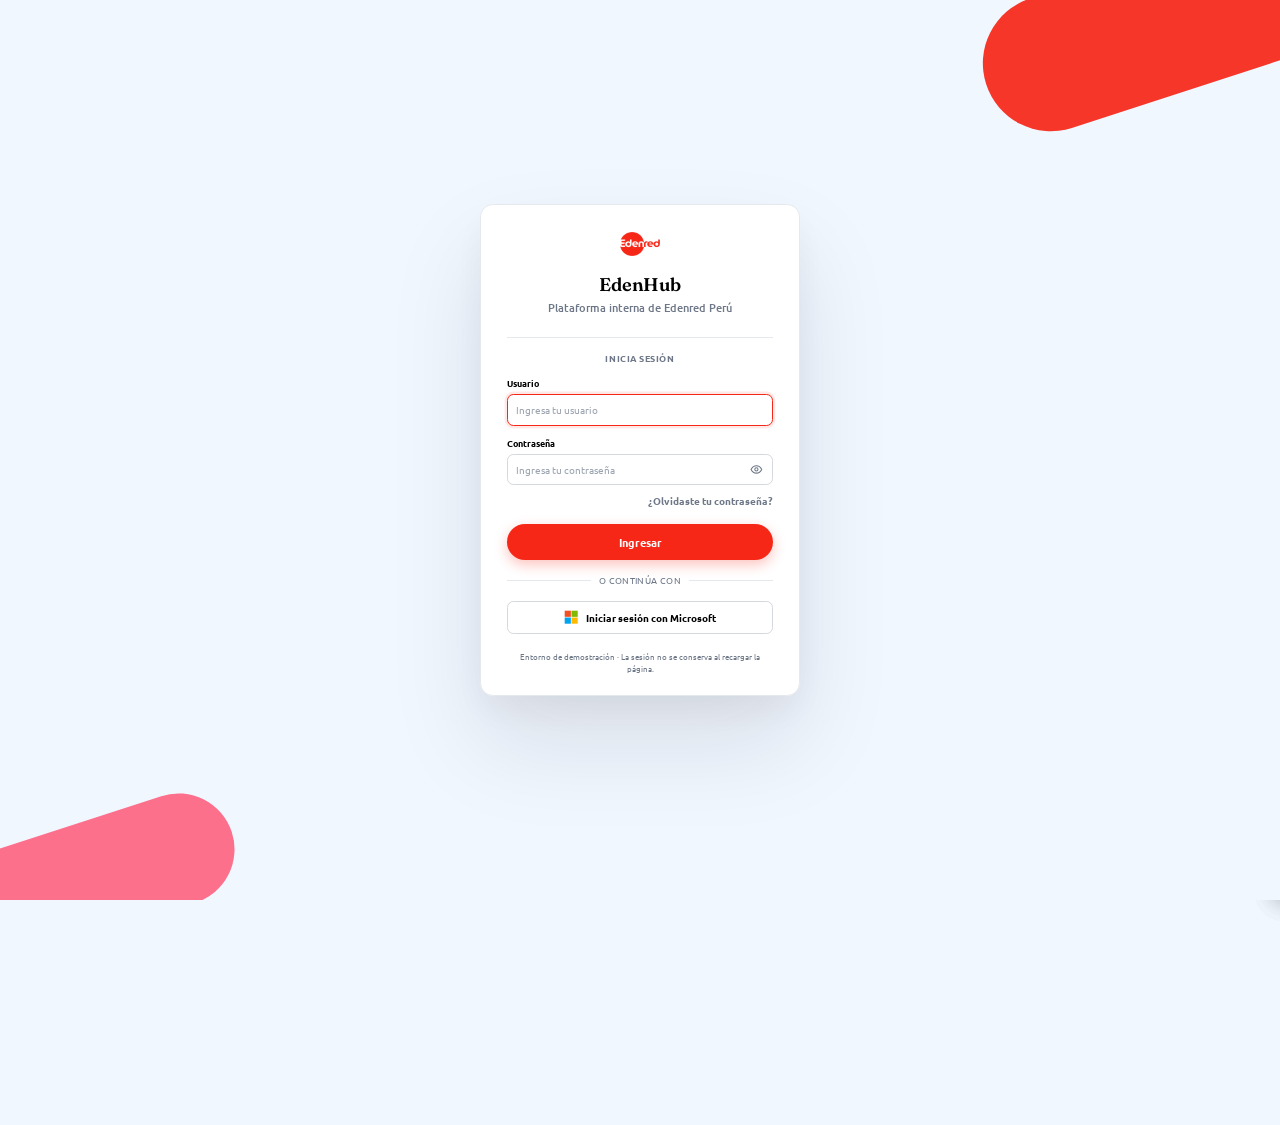
<file: index.html>
<!DOCTYPE html>
<html lang="es">
<head>
<meta charset="UTF-8">
<meta name="viewport" content="width=device-width, initial-scale=1.0">
<title>EdenHub · Edenred Perú</title>
<link rel="preconnect" href="https://fonts.googleapis.com">
<link rel="preconnect" href="https://fonts.gstatic.com" crossorigin>
<link href="https://fonts.googleapis.com/css2?family=Ubuntu:wght@400;500;700&family=Ubuntu+Mono:wght@400;700&family=Fraunces:opsz,wght@9..144,500;9..144,600;9..144,700&display=swap" rel="stylesheet">
<link rel="icon" href="assets/logo-mark.png">
<link rel="stylesheet" href="styles.css">
</head>
<body>

<!-- ============================================================
     LOGIN — acceso al dashboard (demo: fiorellaruiz / 12345)
     ============================================================ -->
<div class="login-screen" id="loginScreen" role="dialog" aria-modal="true" aria-labelledby="loginTitle">
  <div class="login-shell" id="loginCard">
    <div class="login-form-col">
    <div class="login-brand"><img id="loginLogoImg" alt="Edenred Perú"></div>
    <h1 class="login-brand-title" id="loginTitle">EdenHub</h1>
    <p class="login-brand-tagline">Plataforma interna de Edenred Perú</p>
    <p class="login-action-label">Inicia sesión</p>
    <form id="loginForm" novalidate>
      <div class="field-group">
        <label for="loginUser">Usuario</label>
        <input type="text" id="loginUser" autocomplete="username" placeholder="Ingresa tu usuario" autocapitalize="none" spellcheck="false">
      </div>
      <div class="field-group">
        <label for="loginPass">Contraseña</label>
        <div class="login-pass-wrap">
          <input type="password" id="loginPass" autocomplete="current-password" placeholder="Ingresa tu contraseña">
          <button type="button" class="toggle-pass" id="loginTogglePass" aria-label="Mostrar contraseña" aria-pressed="false">
            <svg id="loginEyeIcon" viewBox="0 0 24 24" width="16" height="16" fill="none" stroke="currentColor" stroke-width="2" stroke-linecap="round" stroke-linejoin="round"><path d="M2 12s3.5-7 10-7 10 7 10 7-3.5 7-10 7-10-7-10-7Z"/><circle cx="12" cy="12" r="3"/></svg>
          </button>
        </div>
      </div>
      <div class="login-forgot">
        <button type="button" class="login-forgot-link" id="loginForgotBtn">¿Olvidaste tu contraseña?</button>
        <p class="login-forgot-text" id="loginForgotText" hidden>Comunícate con el administrador de tu cuenta para restablecer tu contraseña.</p>
      </div>
      <div class="login-error" id="loginError" role="alert" hidden>
        <svg viewBox="0 0 24 24" width="15" height="15" fill="none" stroke="currentColor" stroke-width="2" stroke-linecap="round"><path d="M12 9v4M12 17h.01"/><circle cx="12" cy="12" r="9" stroke-width="1.8"/></svg>
        <span>Usuario o contraseña incorrectos. Verifica tus credenciales e inténtalo nuevamente.</span>
      </div>
      <button type="submit" class="btn-ribbon login-submit">Ingresar</button>
    </form>
    <div class="login-divider"><span>o continúa con</span></div>
    <button type="button" class="login-sso-btn" id="loginSsoBtn">
      <svg width="18" height="18" viewBox="0 0 21 21"><rect x="1" y="1" width="9" height="9" fill="#F25022"/><rect x="11" y="1" width="9" height="9" fill="#7FBA00"/><rect x="1" y="11" width="9" height="9" fill="#00A4EF"/><rect x="11" y="11" width="9" height="9" fill="#FFB900"/></svg>
      Iniciar sesión con Microsoft
    </button>
    <p class="login-foot">Entorno de demostración · La sesión no se conserva al recargar la página.</p>
    </div>
  </div>
</div>

<div class="app-shell">

  <!-- ============================================================
       SIDEBAR
       ============================================================ -->
  <div class="sidebar-overlay" id="sidebarOverlay"></div>
  <aside class="sidebar" id="sidebar">
    <div class="sidebar-logo">
      <img class="logo-full" src="assets/logo-full.png" alt="Edenred">
      <img class="logo-mark" src="assets/logo-mark.png" alt="Edenred">
      <button class="sidebar-collapse-toggle" id="btnCollapseSidebar" type="button" aria-label="Colapsar menú" title="Colapsar menú">
        <svg viewBox="0 0 24 24" fill="none"><path d="M15 6l-6 6 6 6" stroke="currentColor" stroke-width="2.2" stroke-linecap="round" stroke-linejoin="round"/></svg>
      </button>
      <button class="sidebar-close" id="btnSidebarClose" type="button" aria-label="Cerrar menú">
        <svg viewBox="0 0 24 24" width="16" height="16" fill="none"><path d="M6 6l12 12M18 6L6 18" stroke="currentColor" stroke-width="2.2" stroke-linecap="round"/></svg>
      </button>
    </div>
    <nav class="sidebar-nav" aria-label="Navegación principal">
      <div class="nav-group">
        <button class="nav-link top-level active" data-view="inicio" data-label="Inicio" type="button">
          <svg viewBox="0 0 24 24" fill="none"><path d="M4 11.5L12 4l8 7.5M6 10v9h12v-9" stroke="currentColor" stroke-width="1.8" stroke-linecap="round" stroke-linejoin="round"/></svg>
          <span class="nav-label">Inicio</span>
        </button>
      </div>
      <div class="nav-group">
        <p class="nav-group-label">Pricebook</p>
        <button class="nav-link sub" data-view="pricebook" data-label="Servicios y Tarifas" type="button">
          <svg viewBox="0 0 24 24" fill="none"><path d="M4 6h16M4 12h16M4 18h10" stroke="currentColor" stroke-width="1.8" stroke-linecap="round"/></svg>
          <span class="nav-label">Servicios y Tarifas</span>
        </button>
        <button class="nav-link sub" data-view="motor-variables" data-label="Motor de Variables y Fórmulas" type="button">
          <svg viewBox="0 0 24 24" fill="none"><path d="M6 4v16M18 4v16M4 8h4M4 16h4M16 8h4M16 16h4" stroke="currentColor" stroke-width="1.8" stroke-linecap="round"/></svg>
          <span class="nav-label">Motor de Variables y Fórmulas</span>
        </button>
      </div>
      <div class="nav-group">
        <p class="nav-group-label">Gestión comercial</p>
        <button class="nav-link sub" data-view="propuestas" data-label="Propuestas" type="button">
          <svg viewBox="0 0 24 24" fill="none"><rect x="5" y="3" width="14" height="18" rx="2" stroke="currentColor" stroke-width="1.8"/><path d="M8.5 8h7M8.5 12h7M8.5 16h4" stroke="currentColor" stroke-width="1.8" stroke-linecap="round"/></svg>
          <span class="nav-label">Propuestas</span>
        </button>
        <button class="nav-link sub" data-view="cotizaciones" data-label="Cotizaciones" type="button">
          <svg viewBox="0 0 24 24" fill="none"><path d="M7 3h8l4 4v14H7z" stroke="currentColor" stroke-width="1.8" stroke-linejoin="round"/><path d="M15 3v4h4" stroke="currentColor" stroke-width="1.8" stroke-linejoin="round"/></svg>
          <span class="nav-label">Cotizaciones</span>
          <span class="nav-badge" id="cotNavBadge" style="display:none;">0</span>
        </button>
        <button class="nav-link sub" data-view="orden-comercial" data-label="Orden Comercial" type="button">
          <svg viewBox="0 0 24 24" fill="none"><path d="M4 7h16M4 12h16M4 17h10" stroke="currentColor" stroke-width="1.8" stroke-linecap="round"/><circle cx="18" cy="17" r="2" stroke="currentColor" stroke-width="1.8"/></svg>
          <span class="nav-label">Orden Comercial</span>
        </button>
      </div>
      <div class="nav-group">
        <p class="nav-group-label">Flujos de Aprobación</p>
        <button class="nav-link sub" data-view="linea-credito" data-label="Línea de Crédito" type="button">
          <svg viewBox="0 0 24 24" fill="none"><rect x="3" y="6" width="18" height="12" rx="2" stroke="currentColor" stroke-width="1.8"/><path d="M3 10h18" stroke="currentColor" stroke-width="1.8"/></svg>
          <span class="nav-label">Línea de Crédito</span>
        </button>
        <button class="nav-link sub" data-view="excepciones" data-label="Excepciones" type="button">
          <svg viewBox="0 0 24 24" fill="none"><path d="M12 9v4M12 16.5h.01" stroke="currentColor" stroke-width="2" stroke-linecap="round"/><circle cx="12" cy="12" r="9" stroke="currentColor" stroke-width="1.8"/></svg>
          <span class="nav-label">Excepciones</span>
        </button>
      </div>
      <div class="nav-group">
        <p class="nav-group-label">Usuarios</p>
        <button class="nav-link sub" data-view="usuarios" data-label="Usuarios" type="button">
          <svg viewBox="0 0 24 24" fill="none"><circle cx="12" cy="8" r="3.4" stroke="currentColor" stroke-width="1.8"/><path d="M5 20c1.2-3.6 4-5.4 7-5.4s5.8 1.8 7 5.4" stroke="currentColor" stroke-width="1.8" stroke-linecap="round"/></svg>
          <span class="nav-label">Usuarios</span>
        </button>
        <button class="nav-link sub" data-view="permisos" data-label="Permisos y Roles" type="button">
          <svg viewBox="0 0 24 24" fill="none"><rect x="5" y="10" width="14" height="10" rx="2" stroke="currentColor" stroke-width="1.8"/><path d="M8 10V7a4 4 0 018 0v3" stroke="currentColor" stroke-width="1.8"/></svg>
          <span class="nav-label">Permisos y Roles</span>
        </button>
      </div>
    </nav>
    <div class="sidebar-footer">
      <p>Edenred Perú<br><b>v2.4.1</b> · Ambiente productivo</p>
      <button type="button" class="logout-link" id="btnLogout">
        <svg viewBox="0 0 24 24" width="14" height="14" fill="none" stroke="currentColor" stroke-width="2" stroke-linecap="round" stroke-linejoin="round"><path d="M9 21H5a2 2 0 0 1-2-2V5a2 2 0 0 1 2-2h4"/><path d="M16 17l5-5-5-5M21 12H9"/></svg>
        Cerrar sesión
      </button>
    </div>
  </aside>

  <div class="shell-main">
    <!-- ============================================================
         TOPBAR
         ============================================================ -->
    <header class="topbar">
      <div class="brand">
        <button class="hamburger-btn" id="btnHamburger" type="button" aria-label="Abrir menú">
          <svg viewBox="0 0 24 24" width="18" height="18" fill="none"><path d="M4 7h16M4 12h16M4 17h16" stroke="currentColor" stroke-width="2" stroke-linecap="round"/></svg>
        </button>
        <div class="topbar-crumb">
          <p id="topbarCrumb">Inicio</p>
          <h1 id="topbarTitle">Inicio</h1>
        </div>
      </div>
      <div class="topbar-right">
        <span class="env-chip">Producción</span>
        <div class="user-chip">
          <div class="user-avatar">FR</div>
          <div class="user-meta">
            <strong>Fiorella Ruiz</strong>
            <span>Product Manager · Edenred Perú</span>
          </div>
        </div>
      </div>
    </header>

    <main>

    <!-- ============================================================
         VISTA: INICIO (dashboard de negocio, mismo contenido para
         todos los perfiles de usuario)
         ============================================================ -->
    <div class="app-view active" id="view-inicio">
      <div class="inicio-welcome">
        <h1>Bienvenida a EdenHub</h1>
        <p id="inicioGreeting">—</p>
      </div>

      <section class="kpi-row" aria-label="Indicadores clave del negocio">
        <div class="kpi-card">
          <div class="kpi-ribbon" style="background:var(--light-pink);color:var(--red-hero-dark);">
            <svg viewBox="0 0 24 24" fill="none"><path d="M3 17l5-5 4 4 8-8M20 8h-4M20 8v4" stroke="currentColor" stroke-width="2.2" stroke-linecap="round" stroke-linejoin="round"/></svg>
          </div>
          <div class="kpi-body">
            <div class="kpi-head-row">
              <p class="kpi-label">Business Volume</p>
              <select id="inicioPeriodo" class="inicio-periodo-select" aria-label="Periodo del indicador Business Volume">
                <option value="mes" selected>Este mes</option>
                <option value="trimestre">Este trimestre</option>
                <option value="anio">Este año</option>
              </select>
            </div>
            <p class="kpi-value" id="inicioKpiBV">—</p>
            <p class="kpi-sub" id="inicioKpiBVSub">—</p>
          </div>
        </div>
        <div class="kpi-card">
          <div class="kpi-ribbon" style="background:var(--status-aprobada-bg);color:var(--status-aprobada-fg);">
            <svg viewBox="0 0 24 24" fill="none"><path d="M17 21v-2a4 4 0 0 0-4-4H5a4 4 0 0 0-4 4v2" stroke="currentColor" stroke-width="2.2" stroke-linecap="round" stroke-linejoin="round"/><circle cx="9" cy="7" r="4" stroke="currentColor" stroke-width="2.2"/><path d="m17 11 2 2 4-4" stroke="currentColor" stroke-width="2.2" stroke-linecap="round" stroke-linejoin="round"/></svg>
          </div>
          <div class="kpi-body">
            <p class="kpi-label">Clientes convertidos</p>
            <p class="kpi-value" id="inicioKpiClientes">—</p>
            <p class="kpi-sub" id="inicioKpiClientesSub">—</p>
          </div>
        </div>
        <div class="kpi-card">
          <div class="kpi-ribbon" style="background:var(--cold-white);color:#2554A6;">
            <svg viewBox="0 0 24 24" fill="none"><rect x="2" y="5" width="20" height="14" rx="2.5" stroke="currentColor" stroke-width="2.2"/><path d="M2 10h20" stroke="currentColor" stroke-width="2.2"/></svg>
          </div>
          <div class="kpi-body">
            <p class="kpi-label">Con emisión de tarjetas nuevas</p>
            <p class="kpi-value" id="inicioKpiTarjetas">—</p>
            <p class="kpi-sub" id="inicioKpiTarjetasSub">—</p>
          </div>
        </div>
      </section>

      <section class="inicio-dist-row" aria-label="Distribución de negocio">
        <div class="inicio-dist-card">
          <div class="inicio-dist-head">
            <h2>Distribución por canal</h2>
            <span class="inicio-mock-tag" title="Dato simulado: el campo Canal aún no existe en el modelo de Propuestas">Mock</span>
          </div>
          <div class="inicio-bar-list" id="inicioCanalBars"></div>
        </div>
        <div class="inicio-dist-card">
          <div class="inicio-dist-head">
            <h2>Distribución por Solución</h2>
          </div>
          <div class="inicio-bar-list" id="inicioSolucionBars"></div>
        </div>
      </section>

      <section class="panel inicio-top-panel" aria-label="Top clientes por Business Volume">
        <div class="table-toolbar"><div class="table-toolbar-left"><h3>Top clientes por Business Volume</h3></div></div>
        <div class="table-scroll">
          <table class="data-table inicio-top-table">
            <thead><tr><th>Razón social</th><th>Solución principal</th><th class="num">Business Volume</th></tr></thead>
            <tbody id="inicioTopClientes"></tbody>
          </table>
        </div>
      </section>
    </div>

    <!-- ============================================================
         VISTA: PROPUESTAS (Gestión Comercial)
         ============================================================ -->
    <div class="app-view" id="view-propuestas">
    <!-- ============================================================
         KPIs — clicables: cada uno aplica el filtro correspondiente
         sobre el listado de propuestas
         ============================================================ -->
    <section class="kpi-row" aria-label="Indicadores clave">
      <div class="kpi-card kpi-total" id="kpiCardTotal" role="button" tabindex="0" aria-label="Filtrar por propuestas activas">
        <div class="kpi-ribbon">
          <svg viewBox="0 0 24 24" fill="none"><path d="M8 6h13M8 12h13M8 18h13M3 6h.01M3 12h.01M3 18h.01" stroke="currentColor" stroke-width="2.2" stroke-linecap="round"/></svg>
        </div>
        <div class="kpi-body">
          <p class="kpi-label">Propuestas activas</p>
          <p class="kpi-value" id="kpiTotal">—</p>
          <p class="kpi-sub"><b id="kpiTotalDelta">+0</b> vs. mes anterior</p>
        </div>
      </div>
      <div class="kpi-card kpi-open" id="kpiCardOpen" role="button" tabindex="0" aria-label="Filtrar por oportunidades abiertas">
        <div class="kpi-ribbon">
          <svg viewBox="0 0 24 24" fill="none"><path d="M3 17l5-5 4 4 8-8M20 8h-4M20 8v4" stroke="currentColor" stroke-width="2.2" stroke-linecap="round" stroke-linejoin="round"/></svg>
        </div>
        <div class="kpi-body">
          <p class="kpi-label">BV oportunidades abiertas</p>
          <p class="kpi-value" id="kpiOpenBV">—</p>
          <p class="kpi-sub">Generadas + Borrador</p>
        </div>
      </div>
      <div class="kpi-card kpi-closed" id="kpiCardClosed" role="button" tabindex="0" aria-label="Filtrar por propuestas aprobadas este mes">
        <div class="kpi-ribbon">
          <svg viewBox="0 0 24 24" fill="none"><path d="M20 6L9 17l-5-5" stroke="currentColor" stroke-width="2.4" stroke-linecap="round" stroke-linejoin="round"/></svg>
        </div>
        <div class="kpi-body">
          <p class="kpi-label">BV cerrado en el mes</p>
          <p class="kpi-value" id="kpiClosedBV">—</p>
          <p class="kpi-sub">Julio 2026 · aprobadas</p>
        </div>
      </div>
    </section>

    <!-- ============================================================
         FILTERS
         ============================================================ -->
    <section class="filters-panel" aria-label="Filtros avanzados">
      <div class="filters-head">
        <button type="button" class="filters-toggle" aria-expanded="true">
          <svg class="filters-chevron" viewBox="0 0 24 24" width="14" height="14" fill="none"><path d="M6 9l6 6 6-6" stroke="currentColor" stroke-width="2.2" stroke-linecap="round" stroke-linejoin="round"/></svg>
          <div class="filters-title">
            Filtros avanzados<span class="filters-count" hidden></span>
          </div>
        </button>
        <button class="filters-clear" id="btnClearFilters" type="button">
          <svg viewBox="0 0 24 24" width="13" height="13" fill="none"><path d="M6 6l12 12M18 6L6 18" stroke="currentColor" stroke-width="2.2" stroke-linecap="round"/></svg>
          Limpiar filtros
        </button>
      </div>
      <div class="filters-grid">
        <div class="field-group">
          <label for="fCliente">Buscador</label>
          <div class="input-wrap">
            <svg viewBox="0 0 24 24" width="15" height="15" fill="none"><circle cx="11" cy="11" r="7" stroke="currentColor" stroke-width="2"/><path d="M20 20l-3.5-3.5" stroke="currentColor" stroke-width="2" stroke-linecap="round"/></svg>
            <input type="text" id="fCliente" placeholder="Ej. Alicorp, 20100070970 o COD-2026-001">
          </div>
        </div>
        <div class="field-group">
          <label for="fSolucion">Solución</label>
          <select id="fSolucion">
            <option value="">Todas</option>
            <option value="Gift">Gift</option>
            <option value="Food">Food</option>
            <option value="Mobility">Mobility</option>
            <option value="No aplica">No aplica</option>
          </select>
        </div>
        <div class="field-group">
          <label for="fProducto">Producto</label>
          <select id="fProducto">
            <option value="">Todos</option>
            <option value="Alimentación">Alimentación</option>
            <option value="Regalo">Regalo</option>
            <option value="Incentivo">Incentivo</option>
            <option value="Comedores">Comedores</option>
            <option value="Movilidad">Movilidad</option>
            <option value="Navidad">Navidad</option>
          </select>
        </div>
        <div class="field-group">
          <label for="fFechaIni">Fecha inicio</label>
          <input type="date" id="fFechaIni">
        </div>
        <div class="field-group">
          <label for="fFechaFin">Fecha fin</label>
          <input type="date" id="fFechaFin">
        </div>
        <div class="field-group">
          <label for="fEstado">Estado</label>
          <select id="fEstado">
            <option value="">Todos</option>
            <option value="Generada">Generada</option>
            <option value="Borrador">Borrador</option>
            <option value="Aprobada">Aprobada</option>
            <option value="Rechazada">Rechazada</option>
            <option value="Oportunidad perdida">Oportunidad perdida</option>
          </select>
        </div>
        <div class="field-group">
          <label for="fModalidad">Modalidad de pago</label>
          <select id="fModalidad">
            <option value="">Todas</option>
            <option value="Crédito">Crédito</option>
            <option value="Al contado">Al contado</option>
          </select>
        </div>
      </div>
    </section>

    <!-- ============================================================
         TABLE
         ============================================================ -->
    <section class="table-panel" aria-label="Listado de propuestas">
      <div class="table-toolbar">
        <div class="table-toolbar-left">
          <h3>Listado de propuestas</h3>
          <p><strong id="resultCount">0</strong> resultados encontrados</p>
        </div>
        <div class="table-toolbar-actions">
          <button class="btn-ribbon-outline" id="btnNewOportunidad" type="button">
            <svg viewBox="0 0 24 24" fill="none"><path d="M12 5v14M5 12h14" stroke="currentColor" stroke-width="2.6" stroke-linecap="round"/></svg>
            Nueva Oportunidad
          </button>
          <button class="btn-ribbon" id="btnNewProposal" type="button">
            <svg viewBox="0 0 24 24" fill="none"><path d="M12 5v14M5 12h14" stroke="currentColor" stroke-width="2.6" stroke-linecap="round"/></svg>
            Nueva Propuesta
          </button>
        </div>
      </div>

      <div class="table-scroll">
        <table class="data-table">
          <thead id="tableHead">
            <tr>
              <th>Código</th>
              <th>RUC</th>
              <th>Razón social</th>
              <th>Solución</th>
              <th>Producto</th>
              <th>Tipo</th>
              <th class="num">Business Volume</th>
              <th>Modalidad</th>
              <th class="center">Versión</th>
              <th>Estado</th>
              <th class="center">Acciones</th>
            </tr>
          </thead>
          <tbody id="tableBody">
          </tbody>
        </table>
      </div>

      <div class="pagination-bar">
        <p class="pagination-info">Mostrando <b id="pagFrom">0</b>–<b id="pagTo">0</b> de <b id="pagTotal">0</b> propuestas</p>
        <div class="pagination-controls" id="pagControls"></div>
      </div>
    </section>
    </div>
    <!-- /view-propuestas -->

    <!-- ============================================================
         VISTA: COTIZACIONES — mismo patrón exacto que view-propuestas
         (KPIs clicables, filtros avanzados, tabla con tarjeta apilada
         en móvil). Las cotizaciones nacen de una propuesta rentable
         (botón real en Propuestas, construido en otra sesión); aquí
         se siembran ya en estado Generada o superior.
         ============================================================ -->
    <div class="app-view" id="view-cotizaciones">
    <section class="kpi-row" aria-label="Indicadores clave de cotizaciones">
      <div class="kpi-card kpi-total" id="kpiCotCardSent" role="button" tabindex="0" aria-label="Filtrar por cotizaciones enviadas">
        <div class="kpi-ribbon">
          <svg viewBox="0 0 24 24" fill="none"><path d="M4 4l16 8-16 8V4z" stroke="currentColor" stroke-width="2" stroke-linejoin="round"/></svg>
        </div>
        <div class="kpi-body">
          <p class="kpi-label">Cotizaciones enviadas</p>
          <p class="kpi-value" id="kpiCotSent">—</p>
          <p class="kpi-sub">Del total generado</p>
        </div>
      </div>
      <div class="kpi-card kpi-open" id="kpiCotCardPending" role="button" tabindex="0" aria-label="Filtrar por cotizaciones pendientes de respuesta">
        <div class="kpi-ribbon">
          <svg viewBox="0 0 24 24" fill="none"><circle cx="12" cy="12" r="9" stroke="currentColor" stroke-width="2"/><path d="M12 7v5l3.5 2" stroke="currentColor" stroke-width="2" stroke-linecap="round" stroke-linejoin="round"/></svg>
        </div>
        <div class="kpi-body">
          <p class="kpi-label">Pendientes de respuesta</p>
          <p class="kpi-value" id="kpiCotPending">—</p>
          <p class="kpi-sub">Enviadas, sin resolver</p>
        </div>
      </div>
      <div class="kpi-card kpi-closed" id="kpiCotCardApproved" role="button" tabindex="0" aria-label="Filtrar por cotizaciones aprobadas este mes">
        <div class="kpi-ribbon">
          <svg viewBox="0 0 24 24" fill="none"><path d="M20 6L9 17l-5-5" stroke="currentColor" stroke-width="2.4" stroke-linecap="round" stroke-linejoin="round"/></svg>
        </div>
        <div class="kpi-body">
          <p class="kpi-label">Aprobadas este mes</p>
          <p class="kpi-value" id="kpiCotApproved">—</p>
          <p class="kpi-sub" id="kpiCotApprovedSub">—</p>
        </div>
      </div>
    </section>

    <section class="filters-panel" aria-label="Filtros avanzados">
      <div class="filters-head">
        <button type="button" class="filters-toggle" aria-expanded="true">
          <svg class="filters-chevron" viewBox="0 0 24 24" width="14" height="14" fill="none"><path d="M6 9l6 6 6-6" stroke="currentColor" stroke-width="2.2" stroke-linecap="round" stroke-linejoin="round"/></svg>
          <div class="filters-title">
            Filtros avanzados<span class="filters-count" hidden></span>
          </div>
        </button>
        <button class="filters-clear" id="btnClearCotFilters" type="button">
          <svg viewBox="0 0 24 24" width="13" height="13" fill="none"><path d="M6 6l12 12M18 6L6 18" stroke="currentColor" stroke-width="2.2" stroke-linecap="round"/></svg>
          Limpiar filtros
        </button>
      </div>
      <div class="filters-grid">
        <div class="field-group">
          <label for="fCotCliente">Buscador</label>
          <div class="input-wrap">
            <svg viewBox="0 0 24 24" width="15" height="15" fill="none"><circle cx="11" cy="11" r="7" stroke="currentColor" stroke-width="2"/><path d="M20 20l-3.5-3.5" stroke="currentColor" stroke-width="2" stroke-linecap="round"/></svg>
            <input type="text" id="fCotCliente" placeholder="Ej. Alicorp, 20100070970 o COT-2026-001">
          </div>
        </div>
        <div class="field-group">
          <label for="fCotSolucion">Solución</label>
          <select id="fCotSolucion">
            <option value="">Todas</option>
            <option value="Gift">Gift</option>
            <option value="Food">Food</option>
            <option value="Mobility">Mobility</option>
            <option value="No aplica">No aplica</option>
          </select>
        </div>
        <div class="field-group">
          <label for="fCotProducto">Producto</label>
          <select id="fCotProducto">
            <option value="">Todos</option>
            <option value="Alimentación">Alimentación</option>
            <option value="Regalo">Regalo</option>
            <option value="Incentivo">Incentivo</option>
            <option value="Comedores">Comedores</option>
            <option value="Movilidad">Movilidad</option>
            <option value="Navidad">Navidad</option>
          </select>
        </div>
        <div class="field-group">
          <label for="fCotFechaIni">Fecha inicio</label>
          <input type="date" id="fCotFechaIni">
        </div>
        <div class="field-group">
          <label for="fCotFechaFin">Fecha fin</label>
          <input type="date" id="fCotFechaFin">
        </div>
        <div class="field-group">
          <label for="fCotEstado">Estado</label>
          <select id="fCotEstado">
            <option value="">Todos</option>
            <option value="Generada">Generada</option>
            <option value="Enviada">Enviada</option>
            <option value="Aprobada">Aprobada</option>
            <option value="Rechazada">Rechazada</option>
            <option value="Oportunidad perdida">Oportunidad perdida</option>
            <option value="Vencida">Vencida</option>
          </select>
        </div>
        <div class="field-group">
          <label for="fCotEmailEstado">Estado de email</label>
          <select id="fCotEmailEstado">
            <option value="">Todos</option>
            <option value="Sin enviar">Sin enviar</option>
            <option value="Enviando">Enviando</option>
            <option value="Enviado">Enviado</option>
            <option value="Entregado">Entregado</option>
            <option value="Leído">Leído</option>
            <option value="Fallido">Fallido</option>
          </select>
        </div>
      </div>
    </section>

    <section class="table-panel" aria-label="Listado de cotizaciones">
      <div class="table-toolbar">
        <div class="table-toolbar-left">
          <h3>Listado de cotizaciones</h3>
          <p><strong id="cotResultCount">0</strong> resultados encontrados</p>
        </div>
      </div>

      <div class="table-scroll">
        <table class="data-table">
          <thead id="cotTableHead">
            <tr>
              <th>Código</th>
              <th>Razón social</th>
              <th>Propuesta origen</th>
              <th>Solución</th>
              <th>Producto</th>
              <th class="num">Business Volume</th>
              <th>Estado</th>
              <th>Email</th>
              <th>Última actividad</th>
              <th class="center">Acciones</th>
            </tr>
          </thead>
          <tbody id="cotTableBody">
          </tbody>
        </table>
      </div>

      <div class="pagination-bar">
        <p class="pagination-info">Mostrando <b id="cotPagFrom">0</b>–<b id="cotPagTo">0</b> de <b id="cotPagTotal">0</b> cotizaciones</p>
        <div class="pagination-controls" id="cotPagControls"></div>
      </div>
    </section>
    </div>
    <!-- /view-cotizaciones -->

    <!-- ============================================================
         VISTA: PERMISOS Y ROLES — grid de 11 tarjetas de rol (sin
         filtros/paginación, no aplica para una lista fija y corta).
         Click en una tarjeta abre el drawer con la matriz editable.
         ============================================================ -->
    <div class="app-view" id="view-permisos">
    <section class="table-panel" aria-label="Listado de roles">
      <div class="table-toolbar">
        <div class="table-toolbar-left">
          <h3>Listado de roles</h3>
          <p><strong id="rolesResultCount">0</strong> roles configurados</p>
        </div>
        <div class="table-toolbar-actions">
          <button class="btn-ribbon" id="btnNewRole" type="button">
            <svg viewBox="0 0 24 24" fill="none"><path d="M12 5v14M5 12h14" stroke="currentColor" stroke-width="2.6" stroke-linecap="round"/></svg>
            Agregar nuevo rol
          </button>
        </div>
      </div>
      <div class="role-grid" id="roleGrid"></div>
    </section>
    </div>
    <!-- /view-permisos -->

    <!-- ============================================================
         VISTA: USUARIOS — mismo patrón exacto que Propuestas/Cotizaciones
         ============================================================ -->
    <div class="app-view" id="view-usuarios">
    <section class="kpi-row" aria-label="Indicadores clave de usuarios">
      <div class="kpi-card kpi-user-active" id="kpiUserCardActive" role="button" tabindex="0" aria-label="Filtrar por usuarios activos">
        <div class="kpi-ribbon">
          <svg viewBox="0 0 24 24" fill="none"><path d="M20 6L9 17l-5-5" stroke="currentColor" stroke-width="2.4" stroke-linecap="round" stroke-linejoin="round"/></svg>
        </div>
        <div class="kpi-body">
          <p class="kpi-label">Usuarios activos</p>
          <p class="kpi-value" id="kpiUserActive">—</p>
          <p class="kpi-sub">Con acceso habilitado</p>
        </div>
      </div>
      <div class="kpi-card kpi-user-invited" id="kpiUserCardInvited" role="button" tabindex="0" aria-label="Filtrar por usuarios invitados">
        <div class="kpi-ribbon">
          <svg viewBox="0 0 24 24" fill="none"><path d="M4 4l16 8-16 8V4z" stroke="currentColor" stroke-width="2" stroke-linejoin="round"/></svg>
        </div>
        <div class="kpi-body">
          <p class="kpi-label">Invitados pendientes</p>
          <p class="kpi-value" id="kpiUserInvited">—</p>
          <p class="kpi-sub">Aún no inician sesión</p>
        </div>
      </div>
      <div class="kpi-card kpi-user-inactive" id="kpiUserCardInactive" role="button" tabindex="0" aria-label="Filtrar por usuarios inactivos">
        <div class="kpi-ribbon">
          <svg viewBox="0 0 24 24" fill="none"><circle cx="12" cy="12" r="9" stroke="currentColor" stroke-width="2"/><path d="M12 9v4M12 17h.01" stroke="currentColor" stroke-width="2.2" stroke-linecap="round"/></svg>
        </div>
        <div class="kpi-body">
          <p class="kpi-label">Inactivos</p>
          <p class="kpi-value" id="kpiUserInactive">—</p>
          <p class="kpi-sub">Acceso deshabilitado</p>
        </div>
      </div>
    </section>

    <section class="filters-panel" aria-label="Filtros avanzados">
      <div class="filters-head">
        <button type="button" class="filters-toggle" aria-expanded="true">
          <svg class="filters-chevron" viewBox="0 0 24 24" width="14" height="14" fill="none"><path d="M6 9l6 6 6-6" stroke="currentColor" stroke-width="2.2" stroke-linecap="round" stroke-linejoin="round"/></svg>
          <div class="filters-title">
            Filtros avanzados<span class="filters-count" hidden></span>
          </div>
        </button>
        <button class="filters-clear" id="btnClearUserFilters" type="button">
          <svg viewBox="0 0 24 24" width="13" height="13" fill="none"><path d="M6 6l12 12M18 6L6 18" stroke="currentColor" stroke-width="2.2" stroke-linecap="round"/></svg>
          Limpiar filtros
        </button>
      </div>
      <div class="filters-grid">
        <div class="field-group">
          <label for="fUserBusqueda">Buscador</label>
          <div class="input-wrap">
            <svg viewBox="0 0 24 24" width="15" height="15" fill="none"><circle cx="11" cy="11" r="7" stroke="currentColor" stroke-width="2"/><path d="M20 20l-3.5-3.5" stroke="currentColor" stroke-width="2" stroke-linecap="round"/></svg>
            <input type="text" id="fUserBusqueda" placeholder="Ej. Fiorella, fiorella.ruiz@edenred.com.pe o Comercial">
          </div>
        </div>
        <div class="field-group">
          <label for="fUserRol">Rol</label>
          <select id="fUserRol"><option value="">Todos</option></select>
        </div>
        <div class="field-group">
          <label for="fUserEstado">Estado</label>
          <select id="fUserEstado">
            <option value="">Todos</option>
            <option value="Activo">Activo</option>
            <option value="Inactivo">Inactivo</option>
            <option value="Invitado">Invitado</option>
          </select>
        </div>
      </div>
    </section>

    <section class="table-panel" aria-label="Listado de usuarios">
      <div class="table-toolbar">
        <div class="table-toolbar-left">
          <h3>Listado de usuarios</h3>
          <p><strong id="userResultCount">0</strong> resultados encontrados</p>
        </div>
        <div class="table-toolbar-actions">
          <button class="btn-ribbon" id="btnNewUser" type="button">
            <svg viewBox="0 0 24 24" fill="none"><path d="M12 5v14M5 12h14" stroke="currentColor" stroke-width="2.6" stroke-linecap="round"/></svg>
            Nuevo usuario
          </button>
        </div>
      </div>

      <div class="table-scroll">
        <table class="data-table">
          <thead>
            <tr>
              <th>Nombre</th>
              <th>Email</th>
              <th>Rol</th>
              <th>Área</th>
              <th>Estado</th>
              <th>Último acceso</th>
              <th class="center">Acciones</th>
            </tr>
          </thead>
          <tbody id="userTableBody">
          </tbody>
        </table>
      </div>

      <div class="pagination-bar">
        <p class="pagination-info">Mostrando <b id="userPagFrom">0</b>–<b id="userPagTo">0</b> de <b id="userPagTotal">0</b> usuarios</p>
        <div class="pagination-controls" id="userPagControls"></div>
      </div>
    </section>
    </div>
    <!-- /view-usuarios -->

    <!-- ============================================================
         VISTA: PLACEHOLDER (otros módulos del menú)
         ============================================================ -->
    <div class="app-view" id="view-placeholder">
      <div class="placeholder-panel">
        <div class="ph-ribbon">
          <svg viewBox="0 0 24 24" width="28" height="28" fill="none"><path d="M12 3v6M12 15v6M3 12h6M15 12h6" stroke="currentColor" stroke-width="2" stroke-linecap="round"/></svg>
        </div>
        <h3 id="placeholderHeading">Módulo en construcción</h3>
        <p id="placeholderBody">Este módulo todavía no está disponible.</p>
        <span class="ph-tag">Vuelve pronto</span>
      </div>
    </div>

    <!-- ============================================================
         VISTA: SERVICIOS Y TARIFAS (Pricebook) — módulo integrado
         ============================================================ -->
    <div class="app-view" id="view-pricebook">

      

      <section class="filters-panel" aria-label="Filtros avanzados">
        <div class="filters-head">
          <button type="button" class="filters-toggle" aria-expanded="true">
            <svg class="filters-chevron" viewBox="0 0 24 24" width="14" height="14" fill="none"><path d="M6 9l6 6 6-6" stroke="currentColor" stroke-width="2.2" stroke-linecap="round" stroke-linejoin="round"/></svg>
            <div class="filters-title">
              Filtros avanzados<span class="filters-count" hidden></span>
            </div>
          </button>
          <button type="button" class="filters-clear" id="pbBtnClearFilters">
            <svg viewBox="0 0 24 24" width="13" height="13" fill="none" stroke="currentColor" stroke-width="2" stroke-linecap="round"><line x1="18" y1="6" x2="6" y2="18"/><line x1="6" y1="6" x2="18" y2="18"/></svg>
            Limpiar filtros
          </button>
        </div>
        <div class="filters-grid pb-filters-grid">
          <div class="field-group field-search">
            <label for="f-search">Buscador</label>
            <div class="search-wrap">
              <svg viewBox="0 0 24 24" fill="none" stroke="currentColor" stroke-width="2"><circle cx="11" cy="11" r="7"/><line x1="21" y1="21" x2="16.65" y2="16.65"/></svg>
              <input id="f-search" class="input" type="text" placeholder="Ej. S028, Emisión de tarjetas o Food" oninput="handleSearchInput()">
            </div>
          </div>
          <div class="field-group">
            <label for="f-producto">Producto</label>
            <select id="f-producto" class="select" onchange="applyPricebookFilters()">
              <option value="">Todos</option>
              <option>Alimentación</option>
              <option>Regalo</option>
              <option>Incentivo</option>
              <option>Navidad</option>
              <option>Movilidad</option>
              <option>Comedor</option>
            </select>
          </div>
          <div class="field-group">
            <label for="f-marca">Marca</label>
            <select id="f-marca" class="select" onchange="applyPricebookFilters()">
              <option value="">Todas</option>
              <option value="visa">Visa</option>
              <option value="mastercard">Mastercard</option>
            </select>
          </div>
          <div class="field-group">
            <label for="f-tecnologia">Tecnología</label>
            <select id="f-tecnologia" class="select" onchange="applyPricebookFilters()">
              <option value="">Todas</option>
              <option value="banda">Banda</option>
              <option value="chip_contactless">Chip Contactless</option>
            </select>
          </div>
          <div class="field-group">
            <label for="f-status">Estado</label>
            <select id="f-status" class="select" onchange="applyPricebookFilters()">
              <option value="">Todos</option>
              <option>Activo</option>
              <option>Inactivo</option>
            </select>
          </div>
        </div>
      </section>

      <!-- Solo visible en movil (<=639px): reemplaza el click en encabezado
           de columna, que no existe en la vista de tarjeta. -->
      <div class="pb-mobile-sort" id="pbMobileSort">
        <label for="pbSortField">Ordenar por</label>
        <select id="pbSortField">
          <option value="">Sin ordenar</option>
          <option value="id">ID Servicio</option>
          <option value="nombre">Servicio</option>
          <option value="solucion">Solución</option>
          <option value="producto">Producto</option>
          <option value="tarifas">Tarifario asociado</option>
          <option value="estado">Estado</option>
        </select>
        <button type="button" id="pbSortDirBtn" aria-label="Invertir dirección de orden" title="Invertir dirección de orden" disabled>▲</button>
      </div>

      <section class="panel table-panel" aria-label="Listado de servicios">
        <div class="table-toolbar">
          <div class="table-toolbar-left">
            <h3>Listado de servicios</h3>
            <p><strong id="row-count">7</strong> resultados encontrados</p>
          </div>
          <div class="table-toolbar-actions">
            <div class="export-dropdown" id="export-dropdown">
              <button type="button" class="btn-ribbon-outline btn-sm" onclick="toggleExportMenu(event)">
                <svg viewBox="0 0 24 24" fill="none" stroke="currentColor" stroke-width="2" stroke-linecap="round"><path d="M12 3v13m0 0-4-4m4 4 4-4M4 21h16"/></svg>
                Exportar
                <svg class="chev" viewBox="0 0 24 24" fill="none" stroke="currentColor" stroke-width="2" stroke-linecap="round" stroke-linejoin="round"><polyline points="6 9 12 15 18 9"/></svg>
              </button>
              <div class="export-menu" id="export-menu" hidden>
                <button type="button" onclick="handleExport('csv')">
                  <svg viewBox="0 0 24 24" fill="none" stroke="currentColor" stroke-width="2" stroke-linecap="round" stroke-linejoin="round"><path d="M14 3v4a1 1 0 0 0 1 1h4"/><path d="M17 21H7a2 2 0 0 1-2-2V5a2 2 0 0 1 2-2h7l5 5v11a2 2 0 0 1-2 2Z"/></svg>
                  Exportar a CSV
                </button>
                <button type="button" onclick="handleExport('excel')">
                  <svg viewBox="0 0 24 24" fill="none" stroke="currentColor" stroke-width="2" stroke-linecap="round" stroke-linejoin="round"><rect x="3" y="3" width="18" height="18" rx="2"/><path d="M8 8l8 8M16 8l-8 8"/></svg>
                  Exportar a Excel
                </button>
              </div>
            </div>
            <button class="btn-ribbon btn-sm" onclick="openServiceDrawer()">
              <svg viewBox="0 0 24 24" fill="none" stroke="currentColor" stroke-width="2.4" stroke-linecap="round"><line x1="12" y1="5" x2="12" y2="19"/><line x1="5" y1="12" x2="19" y2="12"/></svg>
              Nuevo servicio
            </button>
          </div>
        </div>

        <div class="table-scroll">
          <table id="main-table">
            <thead>
              <tr>
                <th class="sortable" data-field="id">ID Servicio<span class="sort-icon"></span></th>
                <th class="sortable" data-field="nombre">Servicio<span class="sort-icon"></span></th>
                <th class="sortable" data-field="solucion">Solución<span class="sort-icon"></span></th>
                <th class="sortable" data-field="producto">Producto<span class="sort-icon"></span></th>
                <th class="sortable" data-field="tarifas">Tarifario asociado<span class="sort-icon"></span></th>
                <th class="sortable" data-field="estado">Estado<span class="sort-icon"></span></th>
                <th class="num">Acciones</th>
              </tr>
            </thead>
            <tbody id="table-body"><!-- generado por JS desde SERVICIOS --></tbody>
          </table>
        </div>

        <div class="pagination-bar" id="pricebookPagBar">
          <p class="pagination-info">Mostrando <b id="pricebookPagFrom">0</b>–<b id="pricebookPagTo">0</b> de <b id="pricebookPagTotal">0</b> servicios</p>
          <div class="pagination-controls" id="pricebookPagControls"></div>
        </div>
      </section>
    

<div class="pb-overlay" id="pb-overlay" onclick="handleOverlayClick()"></div>

<!-- ============================================================
     DRAWER — Servicio (maestro) + grid de Tarifario (detalle)
     ============================================================ -->
<aside class="pb-drawer" id="pb-drawer" aria-hidden="true" aria-label="Formulario de servicio">
  <div class="pb-drawer-header">
    <div>
      <h2 id="drawer-title">Nuevo servicio</h2>
      <p>Un servicio puede tener múltiples tarifas por tipo de producto y moneda</p>
    </div>
    <div class="pb-drawer-header-actions">
      <button type="button" class="drawer-expand" id="drawer-expand-btn" onclick="toggleDrawerExpand()" title="Ampliar panel" aria-label="Ampliar panel">
        <svg viewBox="0 0 24 24" fill="none" stroke="currentColor" stroke-width="2.2" stroke-linecap="round" stroke-linejoin="round"><path d="M8 3H5a2 2 0 0 0-2 2v3"/><path d="M16 3h3a2 2 0 0 1 2 2v3"/><path d="M21 16v3a2 2 0 0 1-2 2h-3"/><path d="M3 16v3a2 2 0 0 0 2 2h3"/></svg>
      </button>
      <button class="drawer-close" onclick="closeTopLayer()" aria-label="Cerrar"><svg viewBox="0 0 24 24" fill="none" stroke="currentColor" stroke-width="2.2" stroke-linecap="round"><line x1="18" y1="6" x2="6" y2="18"/><line x1="6" y1="6" x2="18" y2="18"/></svg></button>
    </div>
  </div>

  <form class="pb-drawer-body" id="service-form" onsubmit="return handleServiceSubmit(event)">

    <div class="section-label">
      <div class="left"><span class="chip"></span><span class="title">Datos del servicio <small>· tabla Servicios</small></span></div>
    </div>

    <div class="pb-form-grid">
      <div class="form-field span-2">
        <label for="f-nombre">Nombre <span class="req">*</span></label>
        <input id="f-nombre" class="input" type="text" maxlength="300" placeholder="Ej. Emisión de tarjeta física" required>
      </div>
      <div class="form-field span-2">
        <label for="f-desc">Descripción</label>
        <textarea id="f-desc" maxlength="1000" placeholder="Detalle funcional del servicio, alcance y condiciones..."></textarea>
        <span class="hint">Máximo 1000 caracteres</span>
      </div>

      <div class="form-field">
        <div class="pb-toggle-row simple">
          <span class="toggle-label">Estado del servicio</span>
          <div class="toggle-control">
            <label class="pb-switch"><input type="checkbox" id="f-activo" checked onchange="syncToggleState('f-activo','Activo','Inactivo')"><span class="track"></span></label>
            <span class="toggle-state" id="f-activo-state">Activo</span>
          </div>
        </div>
      </div>
      <div class="form-field">
        <div class="pb-toggle-row simple">
          <span class="toggle-label">Es condición comercial</span>
          <div class="toggle-control">
            <label class="pb-switch"><input type="checkbox" id="f-condicion-comercial" onchange="syncToggleState('f-condicion-comercial','Sí','No')"><span class="track"></span></label>
            <span class="toggle-state" id="f-condicion-comercial-state">No</span>
          </div>
        </div>
      </div>
    </div>

    <div class="divider"></div>

    <div class="section-label">
      <div class="left"><span class="chip"></span><span class="title">Productos asociados</span></div>
    </div>

    <div class="pb-form-grid form-grid-3">
      <div class="form-field">
        <label for="f-producto-fk">Producto <span class="req">*</span><span class="fk">FK</span></label>
        <select id="f-producto-fk" class="select" required>
          <option value="" disabled>Selecciona producto</option>
          <option value="uid-prod-01">Alimentación</option>
          <option value="uid-prod-02">Regalo</option>
          <option value="uid-prod-03">Incentivo</option>
          <option value="uid-prod-04">Navidad</option>
          <option value="uid-prod-05">Movilidad</option>
          <option value="uid-prod-06">Comedor</option>
        </select>
      </div>
      <div class="form-field">
        <label for="sf-marca">Marca <span class="req">*</span></label>
        <select id="sf-marca" class="select" required>
          <option value="" disabled>Selecciona marca</option>
          <option value="visa">Visa</option>
          <option value="mastercard">Mastercard</option>
        </select>
      </div>
      <div class="form-field">
        <label for="sf-tecnologia">Tecnología <span class="req">*</span></label>
        <select id="sf-tecnologia" class="select" required>
          <option value="" disabled>Selecciona tecnología</option>
          <option value="banda">Banda</option>
          <option value="chip_contactless">Chip Contactless</option>
        </select>
      </div>
    </div>

    <div class="divider"></div>

    <div class="section-label">
      <div class="left"><span class="chip"></span><span class="title">Tarifario asociado <small id="tarifas-count-label">· 0 tarifas</small></span></div>
      <button type="button" class="btn-ribbon-outline btn-xs" onclick="openTarifaModal(null)">
        <svg viewBox="0 0 24 24" fill="none" stroke="currentColor" stroke-width="2.4" stroke-linecap="round"><line x1="12" y1="5" x2="12" y2="19"/><line x1="5" y1="12" x2="19" y2="12"/></svg>
        Agregar tarifa
      </button>
    </div>

    <div class="tarifas-grid-wrap" id="tarifas-grid-wrap">
      <!-- generado por JS: renderTarifasGrid() -->
    </div>

    <div class="divider"></div>

    <div class="audit-box">
      <h3>Campos de auditoría</h3>
      <div class="audit-grid">
        <div class="audit-item"><span class="k">Creado por</span><span class="v" id="audit-creado-por">—</span></div>
        <div class="audit-item"><span class="k">Fecha creación</span><span class="v" id="audit-fecha-creacion">—</span></div>
        <div class="audit-item"><span class="k">Modificado por</span><span class="v" id="audit-modificado-por">—</span></div>
        <div class="audit-item"><span class="k">Fecha modificación</span><span class="v" id="audit-fecha-modificacion">—</span></div>
      </div>
    </div>
  </form>

  <div class="pb-drawer-footer">
    <button type="button" class="btn-ribbon-neutral" onclick="closeTopLayer()">Cancelar</button>
    <button type="submit" form="service-form" class="btn-ribbon" id="service-submit-btn">
      <svg viewBox="0 0 24 24" fill="none" stroke="currentColor" stroke-width="2.2" stroke-linecap="round" stroke-linejoin="round"><path d="M19 21H5a2 2 0 0 1-2-2V5a2 2 0 0 1 2-2h11l5 5v11a2 2 0 0 1-2 2Z"/><path d="M17 21v-8H7v8M7 3v5h8"/></svg>
      Guardar servicio
    </button>
  </div>
</aside>

<!-- ============================================================
     MODAL — Tarifa (crear / editar), apilado sobre el drawer
     ============================================================ -->
<div class="pb-modal" id="tarifa-modal" role="dialog" aria-modal="true" aria-hidden="true">
  <div class="pb-modal-header">
    <div>
      <h3 id="tarifa-modal-title">Nueva tarifa</h3>
      <p>Combinación de tipo de producto y moneda</p>
    </div>
    <button type="button" class="drawer-close" onclick="closeTopLayer()" aria-label="Cerrar"><svg viewBox="0 0 24 24" fill="none" stroke="currentColor" stroke-width="2.2" stroke-linecap="round"><line x1="18" y1="6" x2="6" y2="18"/><line x1="6" y1="6" x2="18" y2="18"/></svg></button>
  </div>

  <form id="tarifa-form" onsubmit="return handleTarifaSubmit(event)">
    <div class="form-field">
      <label for="t-nombre">Nombre tarifa <span class="req">*</span></label>
      <input id="t-nombre" class="input" type="text" maxlength="100" placeholder="Ej. Tarifa Estándar Nacional" required>
    </div>
    <div class="form-field">
      <label for="t-tipoproducto">Tipo de producto <span class="req">*</span><span class="fk">FK</span></label>
      <select id="t-tipoproducto" class="select" required>
        <option value="" disabled>Selecciona tipo</option>
        <option value="fisico">Físico</option>
        <option value="virtual">Virtual</option>
        <option value="otros">Otros</option>
      </select>
    </div>
    <div class="pb-form-grid">
      <div class="form-field">
        <label for="t-moneda">Moneda</label>
        <select id="t-moneda" class="select" onchange="syncTarifaCurrencyPrefix()">
          <option value="PEN">S/ · Soles</option>
          <option value="USD">$ · Dólares</option>
          <option value="EUR">€ · Euros</option>
        </select>
      </div>
      <div class="form-field">
        <label for="t-unidad">Unidad</label>
        <select id="t-unidad" class="select">
          <option value="UNI">UNI · Unidad</option>
          <option value="HOR">HOR · Hora</option>
          <option value="DIA">DIA · Día</option>
          <option value="MES">MES · Mes</option>
          <option value="PRY">PRY · Proyecto</option>
        </select>
      </div>
    </div>
    <div class="form-field">
      <label for="t-precio">Precio base <span class="req">*</span></label>
      <div class="price-input">
        <span class="prefix" id="tarifa-price-prefix">S/</span>
        <input id="t-precio" class="input" type="number" step="0.01" min="0" placeholder="0.00" required>
      </div>
    </div>

    <div class="pb-form-grid">
      <div class="form-field">
        <label for="t-vigencia-inicio">Vigente desde <span class="req">*</span></label>
        <input id="t-vigencia-inicio" class="input" type="date" required onchange="clearTarifaVigenciaError()">
      </div>
      <div class="form-field">
        <label for="t-vigencia-fin">Vigente hasta</label>
        <input id="t-vigencia-fin" class="input" type="date" onchange="clearTarifaVigenciaError()">
        <span class="hint">Vacío = vigencia indefinida</span>
      </div>
    </div>

    <div class="field-error" id="tarifa-vigencia-error" hidden>
      <svg viewBox="0 0 24 24" fill="none" stroke="currentColor" stroke-width="2" stroke-linecap="round" stroke-linejoin="round"><circle cx="12" cy="12" r="10"/><line x1="12" y1="8" x2="12" y2="12"/><line x1="12" y1="16" x2="12.01" y2="16"/></svg>
      La fecha "Vigente hasta" no puede ser anterior a "Vigente desde".
    </div>

    <div class="historial-box" id="historial-box" hidden>
      <button type="button" class="historial-toggle" onclick="toggleHistorial()">
        <svg viewBox="0 0 24 24" fill="none" stroke="currentColor" stroke-width="2" stroke-linecap="round" stroke-linejoin="round"><path d="M3 3v5h5"/><path d="M3.05 13A9 9 0 1 0 6 5.3L3 8"/><path d="M12 7v5l4 2"/></svg>
        <span id="historial-toggle-label">Ver historial de precios</span>
        <svg class="chev" viewBox="0 0 24 24" fill="none" stroke="currentColor" stroke-width="2" stroke-linecap="round" stroke-linejoin="round"><polyline points="6 9 12 15 18 9"/></svg>
      </button>
      <div class="historial-list" id="historial-list"></div>
    </div>
  </form>

  <div class="modal-actions">
    <button type="button" class="btn-ribbon-neutral" onclick="closeTopLayer()">Cancelar</button>
    <button type="submit" form="tarifa-form" class="btn-ribbon btn-sm" id="tarifa-submit-btn">Guardar tarifa</button>
  </div>
</div>

<!-- ============================================================
     MODAL — Confirmación de eliminación (servicio o tarifa)
     ============================================================ -->
<div class="pb-modal" id="delete-modal" role="alertdialog" aria-modal="true" aria-hidden="true">
  <div class="modal-icon"><svg viewBox="0 0 24 24" fill="none" stroke="currentColor" stroke-width="2" stroke-linecap="round" stroke-linejoin="round"><path d="M10.29 3.86 1.82 18a2 2 0 0 0 1.71 3h16.94a2 2 0 0 0 1.71-3L13.71 3.86a2 2 0 0 0-3.42 0Z"/><line x1="12" y1="9" x2="12" y2="13"/><line x1="12" y1="17" x2="12.01" y2="17"/></svg></div>
  <h3 id="delete-modal-title">Eliminar registro</h3>
  <p id="delete-modal-text">Esta acción no se puede deshacer.</p>
  <div class="modal-actions">
    <button class="btn-ribbon-neutral" onclick="closeTopLayer()">Cancelar</button>
    <button class="btn-ribbon-outline" onclick="confirmPricebookDelete()">Sí, eliminar</button>
  </div>
</div>

<div class="pb-modal" id="unsaved-modal" role="alertdialog" aria-modal="true" aria-hidden="true">
  <div class="modal-icon warning"><svg viewBox="0 0 24 24" fill="none" stroke="currentColor" stroke-width="2" stroke-linecap="round" stroke-linejoin="round"><path d="M12 9v4"/><path d="M10.29 3.86 1.82 18a2 2 0 0 0 1.71 3h16.94a2 2 0 0 0 1.71-3L13.71 3.86a2 2 0 0 0-3.42 0Z"/><line x1="12" y1="17" x2="12.01" y2="17"/></svg></div>
  <h3>Tienes cambios sin guardar</h3>
  <p>Si sales ahora, se perderán los cambios que no has guardado. Esta acción no se puede deshacer.</p>
  <div class="modal-actions">
    <button class="btn-ribbon-neutral" onclick="keepEditing()">Seguir editando</button>
    <button class="btn-ribbon-outline" onclick="discardChanges()">Descartar cambios</button>
  </div>
</div>

<div class="pb-modal" id="detalle-modal" role="dialog" aria-modal="true" aria-hidden="true" aria-labelledby="detalle-modal-title">
  <div class="pb-modal-header">
    <div>
      <h3 id="detalle-modal-title">Detalle del servicio</h3>
      <p id="detalle-modal-sub">—</p>
    </div>
    <button type="button" class="drawer-close" onclick="closeTopLayer()" aria-label="Cerrar"><svg viewBox="0 0 24 24" fill="none" stroke="currentColor" stroke-width="2.2" stroke-linecap="round"><line x1="18" y1="6" x2="6" y2="18"/><line x1="6" y1="6" x2="18" y2="18"/></svg></button>
  </div>
  <div class="audit-box">
    <h3>Campos de auditoría</h3>
    <div class="audit-grid">
      <div class="audit-item"><span class="k">Creado por</span><span class="v" id="detalle-creado-por">—</span></div>
      <div class="audit-item"><span class="k">Fecha creación</span><span class="v" id="detalle-fecha-creacion">—</span></div>
      <div class="audit-item"><span class="k">Modificado por</span><span class="v" id="detalle-modificado-por">—</span></div>
      <div class="audit-item"><span class="k">Fecha modificación</span><span class="v" id="detalle-fecha-modificacion">—</span></div>
    </div>
  </div>
</div>

<div class="pb-toast" id="toast">
  <svg id="toast-icon" viewBox="0 0 24 24" fill="none" stroke="currentColor" stroke-width="2.4" stroke-linecap="round" stroke-linejoin="round"><path d="M20 6 9 17l-5-5"/></svg>
  <span id="toast-msg">Cambios guardados correctamente</span>
  <button type="button" class="toast-undo" id="toast-undo" onclick="handleUndo()" hidden>Deshacer</button>
</div>

    </div>
    <!-- /view-pricebook -->

    <!-- ============================================================
         INTEGRACIÓN: Módulo Motor de Variables y Fórmulas
         Vista real registrada en REAL_VIEW_META (render perezoso vía
         window.MotorVariablesModule.ensureRendered(), mismo patrón
         que el módulo Pricebook).
         ============================================================ -->
    <div class="app-view" id="view-motor-variables">
      <div class="page-heading mv-actions-bar">

        <!-- Acciones contextuales: simulador -->
        <div class="mv-head-actions hidden" id="mv-actions-sim">
          <button type="button" class="btn-ghost" id="mv-btn-reset">
            <svg viewBox="0 0 24 24" width="14" height="14" fill="none" stroke="currentColor" stroke-width="2" stroke-linecap="round"><path d="M3 12a9 9 0 1 0 3-6.7M3 4v5h5"/></svg>
            Restaurar valores
          </button>
          <button type="button" class="btn-ribbon" id="mv-btn-run">
            <svg viewBox="0 0 24 24" fill="none" stroke="currentColor" stroke-width="2" stroke-linecap="round"><path d="M21 12a9 9 0 1 1-3-6.7M21 4v5h-5"/></svg>
            Refrescar cálculo
          </button>
        </div>
      </div>

      <!-- Sub-navegación interna del módulo -->
      <div class="mv-tabs" role="tablist" aria-label="Secciones del Motor de Variables">
        <button type="button" class="mv-tab active" id="mv-tab-crud" role="tab" aria-selected="true" aria-controls="mv-sub-crud" data-mv-tab="crud">
          <svg viewBox="0 0 24 24" fill="none" stroke="currentColor" stroke-width="2" stroke-linecap="round" stroke-linejoin="round"><rect x="3" y="4" width="18" height="16" rx="2"/><path d="M3 10h18M9 4v16"/></svg>
          Gestión de variables
        </button>
        <button type="button" class="mv-tab" id="mv-tab-sim" role="tab" aria-selected="false" aria-controls="mv-sub-sim" data-mv-tab="sim" tabindex="-1">
          <svg viewBox="0 0 24 24" fill="none" stroke="currentColor" stroke-width="2" stroke-linecap="round" stroke-linejoin="round"><path d="M4 17 10 11 14 15 20 7"/><path d="M15 7h5v5"/></svg>
          Simulador de cálculo
        </button>
      </div>

      <!-- ======================= SUB-VISTA: GESTIÓN DE VARIABLES ======================= -->
      <section class="mv-subview active" id="mv-sub-crud" role="tabpanel" aria-labelledby="mv-tab-crud">
        <section class="filters-panel" aria-label="Filtros del catálogo de conceptos">
          <div class="filters-head">
            <button type="button" class="filters-toggle" aria-expanded="true">
              <svg class="filters-chevron" viewBox="0 0 24 24" width="14" height="14" fill="none"><path d="M6 9l6 6 6-6" stroke="currentColor" stroke-width="2.2" stroke-linecap="round" stroke-linejoin="round"/></svg>
              <div class="filters-title">
                Filtros avanzados<span class="filters-count" hidden></span>
              </div>
            </button>
            <button type="button" class="filters-clear" id="mv-btn-clear-filters">
              <svg class="icon-sm" viewBox="0 0 24 24" fill="none" stroke="currentColor" stroke-width="2" stroke-linecap="round"><line x1="18" y1="6" x2="6" y2="18"/><line x1="6" y1="6" x2="18" y2="18"/></svg>
              Limpiar filtros
            </button>
          </div>
          <div class="filters-grid mv-filters-grid">
            <div class="field-group">
              <label for="mv-crud-search">Buscador</label>
              <div class="input-wrap">
                <svg class="icon-sm" viewBox="0 0 24 24" fill="none" stroke="currentColor" stroke-width="2"><circle cx="11" cy="11" r="7"/><line x1="21" y1="21" x2="16.65" y2="16.65"/></svg>
                <input id="mv-crud-search" type="text" placeholder="Ej. C002, Welcome kit, Computada o Activo">
              </div>
            </div>
            <div class="field-group">
              <label for="mv-filter-categoria">Categoría</label>
              <select id="mv-filter-categoria"><option value="">Todas</option></select>
            </div>
            <div class="field-group">
              <label for="mv-filter-rent">Clase</label>
              <select id="mv-filter-rent">
                <option value="">Todas</option>
                <option value="Ingreso">Ingreso</option>
                <option value="Costo">Costo</option>
                <option value="Gasto">Gasto</option>
                <option value="Resultante">Resultante</option>
                <option value="Computada">Computada</option>
                <option value="Insumo de cálculo — ingreso">Insumo de cálculo — ingreso</option>
                <option value="Insumo de cálculo — costo">Insumo de cálculo — costo</option>
                <option value="Insumo de cálculo — gasto">Insumo de cálculo — gasto</option>
              </select>
            </div>
            <div class="field-group">
              <label for="mv-filter-estado">Estado</label>
              <select id="mv-filter-estado">
                <option value="">Todos</option>
                <option value="Activo">Activo</option>
                <option value="Inactivo">Inactivo</option>
              </select>
            </div>
            <div class="field-group">
              <label for="mv-filter-driver">Unidad de medida</label>
              <select id="mv-filter-driver"><option value="">Todas</option></select>
            </div>
            <div class="field-group">
              <label for="mv-filter-moneda">Moneda</label>
              <select id="mv-filter-moneda">
                <option value="">Todas</option>
                <option value="SOLES">Soles (S/)</option>
                <option value="DOLARES">Dólares ($)</option>
                <option value="EURO">Euro (€)</option>
              </select>
            </div>
          </div>
        </section>

        <section class="table-panel" aria-label="Listado de conceptos">
          <div class="table-toolbar">
            <div class="table-toolbar-left">
              <h3>Listado de conceptos</h3>
              <p id="mv-crud-count"><strong>0</strong> conceptos</p>
            </div>
            <div class="table-toolbar-actions">
              <button type="button" class="btn-text" id="mv-btn-expand-all">Expandir todo</button>
              <button type="button" class="btn-text" id="mv-btn-collapse-all">Colapsar todo</button>
              <div class="mv-export-wrap" id="mv-export-wrap">
                <button type="button" class="btn-ribbon-outline btn-sm" id="mv-btn-export" aria-haspopup="true" aria-expanded="false">
                  <svg viewBox="0 0 24 24" fill="none" stroke="currentColor" stroke-width="2" stroke-linecap="round"><path d="M12 3v13m0 0-4-4m4 4 4-4M4 21h16"/></svg>
                  Exportar
                  <svg class="chev" viewBox="0 0 24 24" fill="none" stroke="currentColor" stroke-width="2" stroke-linecap="round" stroke-linejoin="round"><polyline points="6 9 12 15 18 9"/></svg>
                </button>
                <div class="mv-export-menu" id="mv-export-menu" hidden>
                  <button type="button" data-mv-export="csv">
                    <svg viewBox="0 0 24 24" fill="none" stroke="currentColor" stroke-width="2" stroke-linecap="round" stroke-linejoin="round"><path d="M14 3v4a1 1 0 0 0 1 1h4"/><path d="M17 21H7a2 2 0 0 1-2-2V5a2 2 0 0 1 2-2h7l5 5v11a2 2 0 0 1-2 2Z"/></svg>
                    <span>Exportar a CSV<em>.csv · UTF-8, separado por punto y coma</em></span>
                  </button>
                  <button type="button" data-mv-export="xls">
                    <svg viewBox="0 0 24 24" fill="none" stroke="currentColor" stroke-width="2" stroke-linecap="round" stroke-linejoin="round"><rect x="3" y="3" width="18" height="18" rx="2"/><path d="M8 8l8 8M16 8l-8 8"/></svg>
                    <span>Exportar a Excel<em>.xls · se abre directo en Excel</em></span>
                  </button>
                </div>
              </div>
              <button type="button" class="btn-ribbon btn-sm" id="mv-btn-new">
                <svg viewBox="0 0 24 24" fill="none"><path d="M12 5v14M5 12h14" stroke="currentColor" stroke-width="2.6" stroke-linecap="round"/></svg>
                Agregar variable
              </button>
            </div>
          </div>
          <div class="table-scroll">
            <table class="data-table mv-table" id="mv-crud-table">
              <thead>
                <tr>
                  <th style="width:88px;">ID</th>
                  <th>Concepto</th>
                  <th style="width:126px;">Clase</th>
                  <th class="num" style="width:150px;">Valor nominal</th>
                  <th style="width:140px;">Unidad de medida</th>
                  <th style="width:92px;">Moneda</th>
                  <th style="width:114px;">Estado</th>
                  <th class="center" style="width:120px;">Acciones</th>
                </tr>
              </thead>
              <tbody id="mv-crud-tbody"><!-- generado por MotorVariablesModule --></tbody>
            </table>
          </div>
          <div class="empty-state hidden" id="mv-crud-empty">
            <svg width="40" height="40" viewBox="0 0 24 24" fill="none" stroke="currentColor" stroke-width="1.5"><rect x="3" y="4" width="18" height="16" rx="2"/><path d="M3 10h18M8 4v16"/></svg>
            <p><strong>Sin resultados con los filtros aplicados</strong>Ajusta la búsqueda o limpia los filtros para volver a ver el catálogo completo.</p>
            <button type="button" class="btn-ghost" id="mv-btn-empty-clear" style="margin-top:14px;">Limpiar filtros</button>
          </div>
        </section>
      </section>

      <!-- ======================= SUB-VISTA: SIMULADOR DE CÁLCULO ======================= -->
      <section class="mv-subview" id="mv-sub-sim" role="tabpanel" aria-labelledby="mv-tab-sim">
        <p class="mv-sub-lede">Ingresa los datos base de una propuesta comercial y valida, en cadena, cómo se derivan las variables intermedias hasta llegar a los resultados finales (rentabilidad, ingresos y gastos). Todo cambio en el catálogo se refleja aquí al instante.</p>

        <div class="mv-sim-grid">
          <section class="mv-card mv-sim-col" aria-label="Datos base de la propuesta">
            <div class="mv-card-head"><h3>1 · Datos base de la propuesta</h3></div>
            <form class="mv-sim-form" id="mv-sim-form" novalidate><!-- generado por MotorVariablesModule --></form>
          </section>

          <section class="mv-card mv-sim-col" aria-label="Conceptos intermedios">
            <div class="mv-card-head"><h3>2 · Conceptos intermedios</h3><span class="mv-hint">derivados de la propuesta</span></div>
            <div class="mv-sim-list" id="mv-sim-intermediate" aria-live="polite"><!-- generado por MotorVariablesModule --></div>
          </section>

          <section class="mv-card mv-sim-col mv-sim-output" aria-label="Estado de resultados">
            <div class="mv-card-head"><h3>3 · Estado de resultados</h3></div>
            <div class="mv-sim-list" id="mv-sim-output" aria-live="polite"><!-- generado por MotorVariablesModule --></div>
          </section>
        </div>
      </section>

      <!-- ======================= MODALES DEL MÓDULO ======================= -->

      <!-- Detalle de fórmula (compartido entre catálogo y simulador) -->
      <div class="mv-modal" id="mvFormulaModal" role="dialog" aria-modal="true" aria-labelledby="mv-formula-title">
        <div class="modal-card w-lg">
          <div class="modal-header">
            <div>
              <span class="mv-modal-eyebrow" id="mv-formula-eyebrow"></span>
              <h3 id="mv-formula-title"></h3>
            </div>
            <button type="button" class="close-x" data-mv-close="mvFormulaModal" aria-label="Cerrar">
              <svg width="16" height="16" viewBox="0 0 24 24" fill="none"><path d="M6 6l12 12M18 6L6 18" stroke="currentColor" stroke-width="2.2" stroke-linecap="round"/></svg>
            </button>
          </div>
          <div class="modal-body" id="mv-formula-body"></div>
        </div>
      </div>

      <!-- Crear / editar variable — drawer lateral derecho (mismo patrón que
           "Editar servicio" en Servicios y Tarifas: overlay + aside fijo a la
           derecha, header con expandir/cerrar, body con section-label, footer
           con acciones) -->
      <div class="mv-drawer-overlay" id="mv-drawer-overlay"></div>
      <aside class="mv-drawer" id="mv-edit-drawer" aria-hidden="true" aria-label="Formulario de concepto">
        <div class="mv-drawer-header">
          <div>
            <h2 id="mv-edit-title">Agregar concepto</h2>
            <p id="mv-edit-subtitle">Se generará un ID automáticamente al guardar.</p>
          </div>
          <div class="mv-drawer-header-actions">
            <button type="button" class="drawer-expand" id="mv-drawer-expand-btn" title="Ampliar panel" aria-label="Ampliar panel">
              <svg viewBox="0 0 24 24" fill="none" stroke="currentColor" stroke-width="2.2" stroke-linecap="round" stroke-linejoin="round"><path d="M8 3H5a2 2 0 0 0-2 2v3"/><path d="M16 3h3a2 2 0 0 1 2 2v3"/><path d="M21 16v3a2 2 0 0 1-2 2h-3"/><path d="M3 16v3a2 2 0 0 0 2 2h3"/></svg>
            </button>
            <button type="button" class="drawer-close" id="mv-drawer-close-btn" aria-label="Cerrar">
              <svg viewBox="0 0 24 24" fill="none" stroke="currentColor" stroke-width="2.2" stroke-linecap="round"><line x1="18" y1="6" x2="6" y2="18"/><line x1="6" y1="6" x2="18" y2="18"/></svg>
            </button>
          </div>
        </div>
        <form class="mv-drawer-body" id="mv-edit-form" novalidate><!-- generado por MotorVariablesModule --></form>
        <div class="mv-drawer-footer">
          <div class="mv-discard-bar" id="mv-discard-bar">
            <svg viewBox="0 0 24 24" fill="none" stroke="currentColor" stroke-width="2" stroke-linecap="round"><path d="M12 9v4M12 17h.01M10.3 3.9 1.8 18a2 2 0 0 0 1.7 3h17a2 2 0 0 0 1.7-3L13.7 3.9a2 2 0 0 0-3.4 0Z"/></svg>
            Tienes cambios sin guardar.
            <button type="button" class="btn-text" id="mv-discard-confirm" style="color:var(--red-hero-dark);padding:4px 6px;">Descartar cambios</button>
          </div>
          <button type="button" class="btn-ribbon-neutral" id="mv-edit-cancel">Cancelar</button>
          <button type="submit" form="mv-edit-form" class="btn-ribbon" id="mv-edit-save">Guardar cambios</button>
        </div>
      </aside>

      <!-- Confirmación de eliminación (con análisis de dependencias) -->
      <div class="mv-modal" id="mvDeleteModal" role="alertdialog" aria-modal="true" aria-labelledby="mv-delete-title">
        <div class="modal-card w-sm">
          <div class="modal-body" style="padding-top:24px;">
            <div class="mv-delete-icon">
              <svg viewBox="0 0 24 24" fill="none" stroke="currentColor" stroke-width="2" stroke-linecap="round" stroke-linejoin="round"><path d="M3 6h18M8 6V4a2 2 0 0 1 2-2h4a2 2 0 0 1 2 2v2m3 0-1 14a2 2 0 0 1-2 2H7a2 2 0 0 1-2-2L4 6h16Z"/></svg>
            </div>
            <h3 id="mv-delete-title">¿Eliminar este concepto?</h3>
            <p id="mv-delete-body"></p>
            <div class="mv-delete-deps hidden" id="mv-delete-deps">
              <div class="warn-box">
                <svg width="15" height="15" viewBox="0 0 24 24" fill="none" stroke="currentColor" stroke-width="2" stroke-linecap="round"><path d="M12 9v4M12 17h.01M10.3 3.9 1.8 18a2 2 0 0 0 1.7 3h17a2 2 0 0 0 1.7-3L13.7 3.9a2 2 0 0 0-3.4 0Z"/></svg>
                <span id="mv-delete-deps-msg"></span>
              </div>
              <div class="mv-dep-list" id="mv-delete-deps-list"></div>
            </div>
          </div>
          <div class="modal-footer">
            <button type="button" class="btn-secondary" id="mv-delete-cancel">Cancelar</button>
            <button type="button" class="btn-outline-danger" id="mv-delete-confirm">Sí, eliminar</button>
          </div>
        </div>
      </div>

      <!-- Historial de cambios (reutiliza el timeline del host) -->
      <div class="mv-modal" id="mvHistoryModal" role="dialog" aria-modal="true" aria-labelledby="mv-history-title">
        <div class="modal-card w-lg">
          <div class="modal-header">
            <div>
              <span class="mv-modal-eyebrow" id="mv-history-eyebrow"></span>
              <h3 id="mv-history-title"></h3>
            </div>
            <button type="button" class="close-x" data-mv-close="mvHistoryModal" aria-label="Cerrar">
              <svg width="16" height="16" viewBox="0 0 24 24" fill="none"><path d="M6 6l12 12M18 6L6 18" stroke="currentColor" stroke-width="2.2" stroke-linecap="round"/></svg>
            </button>
          </div>
          <div class="modal-body">
            <ul class="timeline" id="mv-history-timeline"></ul>
          </div>
        </div>
      </div>
    </div>
    <!-- /view-motor-variables -->


    </main>
  </div>
  <!-- /shell-main -->
</div>
<!-- /app-shell -->

<!-- ============================================================
     OVERLAY
     ============================================================ -->
<div class="overlay" id="overlay"></div>

<!-- ============================================================
     DRAWER — Crear / Editar propuesta
     ============================================================ -->
<aside class="drawer" id="drawer" aria-hidden="true" role="dialog" aria-modal="true" aria-labelledby="drawerTitle">
  <div class="drawer-header">
    <div class="drawer-header-left">
      <div class="drawer-icon">
        <svg viewBox="0 0 24 24" width="20" height="20" fill="none"><path d="M4 4h16v16H4z" stroke="none"/><path d="M6 3v3M18 3v3M4 9h16M8 14h3M8 17h6" stroke="currentColor" stroke-width="2" stroke-linecap="round"/><rect x="4" y="5" width="16" height="15" rx="2.5" stroke="currentColor" stroke-width="2"/></svg>
      </div>
      <div class="drawer-title-block">
        <p class="drawer-eyebrow" id="drawerEyebrow">Nueva propuesta</p>
        <h3 id="drawerTitle">Cliente por definir</h3>
        <p><b id="drawerRuc">—</b> · Código <span id="drawerCodigo">—</span></p>
      </div>
    </div>
    <div class="drawer-header-actions">
      <button class="icon-btn" id="btnExpandDrawer" type="button" title="Ampliar panel">
        <svg viewBox="0 0 24 24" width="16" height="16" fill="none"><path d="M9 4H4v5M15 4h5v5M4 15v5h5M20 15v5h-5" stroke="currentColor" stroke-width="2" stroke-linecap="round" stroke-linejoin="round"/></svg>
      </button>
      <button class="icon-btn" id="btnCloseDrawer" type="button" title="Cerrar">
        <svg viewBox="0 0 24 24" width="17" height="17" fill="none"><path d="M6 6l12 12M18 6L6 18" stroke="currentColor" stroke-width="2.2" stroke-linecap="round"/></svg>
      </button>
    </div>
  </div>

  <div class="drawer-body">
    <nav class="drawer-nav" aria-label="Secciones del formulario">
      <button class="drawer-nav-item active" data-target="sec-empresa" type="button"><span class="nav-dot"></span>Datos de empresa</button>
      <button class="drawer-nav-item" data-target="sec-oportunidad" type="button"><span class="nav-dot"></span>Oportunidad</button>
      <button class="drawer-nav-item" data-target="sec-distribucion" type="button"><span class="nav-dot"></span>Distribución</button>
      <button class="drawer-nav-item" data-target="sec-personalizacion" type="button"><span class="nav-dot"></span>Personalización</button>
      <button class="drawer-nav-item" data-target="sec-financieros" type="button"><span class="nav-dot"></span>Gastos financieros</button>
      <button class="drawer-nav-item" data-target="sec-mdr" type="button"><span class="nav-dot"></span>MDR adicional</button>
      <button class="drawer-nav-item" data-target="sec-condiciones" type="button"><span class="nav-dot"></span>Condiciones comerciales</button>
      <button class="drawer-nav-item" data-target="sec-aprobaciones" type="button"><span class="nav-dot"></span>Flujos de aprobación</button>
    </nav>

    <form class="drawer-form" id="drawerForm" novalidate>

      <!-- ============ 1. DATOS DE EMPRESA ============ -->
      <section class="form-section" id="sec-empresa">
        <div class="form-section-head">
          <span class="sec-num">1</span>
          <h4>Datos de empresa</h4>
          <span>No editable</span>
        </div>
        <div class="form-grid">
          <div class="field-group">
            <label for="f_ruc"><svg class="icon-sm lock-ico" viewBox="0 0 24 24" fill="none"><rect x="5" y="10" width="14" height="10" rx="2" stroke="currentColor" stroke-width="1.8"/><path d="M8 10V7a4 4 0 018 0v3" stroke="currentColor" stroke-width="1.8"/></svg> RUC</label>
            <div class="locked-value" id="f_ruc"><svg viewBox="0 0 24 24" fill="none"><rect x="5" y="10" width="14" height="10" rx="2" stroke="currentColor" stroke-width="1.8"/><path d="M8 10V7a4 4 0 018 0v3" stroke="currentColor" stroke-width="1.8"/></svg><span class="lv-text"></span></div>
          </div>
          <div class="field-group">
            <label for="f_razonSocial"><svg class="icon-sm lock-ico" viewBox="0 0 24 24" fill="none"><rect x="5" y="10" width="14" height="10" rx="2" stroke="currentColor" stroke-width="1.8"/><path d="M8 10V7a4 4 0 018 0v3" stroke="currentColor" stroke-width="1.8"/></svg> Razón social</label>
            <div class="locked-value" id="f_razonSocial"><svg viewBox="0 0 24 24" fill="none"><rect x="5" y="10" width="14" height="10" rx="2" stroke="currentColor" stroke-width="1.8"/><path d="M8 10V7a4 4 0 018 0v3" stroke="currentColor" stroke-width="1.8"/></svg><span class="lv-text"></span></div>
          </div>
          <div class="field-group">
            <label for="f_giro"><svg class="icon-sm lock-ico" viewBox="0 0 24 24" fill="none"><rect x="5" y="10" width="14" height="10" rx="2" stroke="currentColor" stroke-width="1.8"/><path d="M8 10V7a4 4 0 018 0v3" stroke="currentColor" stroke-width="1.8"/></svg> Giro de negocio</label>
            <div class="locked-value" id="f_giro"><svg viewBox="0 0 24 24" fill="none"><rect x="5" y="10" width="14" height="10" rx="2" stroke="currentColor" stroke-width="1.8"/><path d="M8 10V7a4 4 0 018 0v3" stroke="currentColor" stroke-width="1.8"/></svg><span class="lv-text"></span></div>
          </div>
          <div class="field-group">
            <label for="f_direccion"><svg class="icon-sm lock-ico" viewBox="0 0 24 24" fill="none"><rect x="5" y="10" width="14" height="10" rx="2" stroke="currentColor" stroke-width="1.8"/><path d="M8 10V7a4 4 0 018 0v3" stroke="currentColor" stroke-width="1.8"/></svg> Dirección fiscal</label>
            <div class="locked-value" id="f_direccion"><svg viewBox="0 0 24 24" fill="none"><rect x="5" y="10" width="14" height="10" rx="2" stroke="currentColor" stroke-width="1.8"/><path d="M8 10V7a4 4 0 018 0v3" stroke="currentColor" stroke-width="1.8"/></svg><span class="lv-text"></span></div>
          </div>
          <div class="field-group field-full">
            <div class="toggle-row">
              <div class="toggle-row-text">
                <strong>¿Es cliente?</strong>
                <span>Indica si la empresa ya es cliente activo de Edenred</span>
              </div>
              <label class="switch"><input type="checkbox" id="f_esCliente" disabled><span class="track"></span><span class="thumb"></span></label>
            </div>
          </div>
          <div class="field-group field-full">
            <label>Representantes legales</label>
            <div class="mini-table-wrap">
              <table class="mini-table">
                <thead><tr><th>Tipo doc.</th><th>N° documento</th><th>Nombres</th><th>Apellidos</th><th>Cargo</th></tr></thead>
                <tbody id="representantesBody"></tbody>
              </table>
            </div>
          </div>
        </div>
      </section>

      <!-- ============ 2. OPORTUNIDAD ============ -->
      <section class="form-section" id="sec-oportunidad">
        <div class="form-section-head">
          <span class="sec-num">2</span>
          <h4>Oportunidad</h4>
        </div>
        <div class="form-grid cols-3">
          <div class="field-group">
            <label for="f_solucion"><svg class="icon-sm lock-ico" viewBox="0 0 24 24" fill="none"><rect x="5" y="10" width="14" height="10" rx="2" stroke="currentColor" stroke-width="1.8"/><path d="M8 10V7a4 4 0 018 0v3" stroke="currentColor" stroke-width="1.8"/></svg> Solución</label>
            <div class="locked-value" id="f_solucion"><svg viewBox="0 0 24 24" fill="none"><rect x="5" y="10" width="14" height="10" rx="2" stroke="currentColor" stroke-width="1.8"/><path d="M8 10V7a4 4 0 018 0v3" stroke="currentColor" stroke-width="1.8"/></svg><span class="lv-text"></span></div>
          </div>
          <div class="field-group">
            <label for="f_marca"><svg class="icon-sm lock-ico" viewBox="0 0 24 24" fill="none"><rect x="5" y="10" width="14" height="10" rx="2" stroke="currentColor" stroke-width="1.8"/><path d="M8 10V7a4 4 0 018 0v3" stroke="currentColor" stroke-width="1.8"/></svg> Marca</label>
            <div class="locked-value" id="f_marca"><svg viewBox="0 0 24 24" fill="none"><rect x="5" y="10" width="14" height="10" rx="2" stroke="currentColor" stroke-width="1.8"/><path d="M8 10V7a4 4 0 018 0v3" stroke="currentColor" stroke-width="1.8"/></svg><span class="lv-text"></span></div>
          </div>
          <div class="field-group">
            <label for="f_tecnologia"><svg class="icon-sm lock-ico" viewBox="0 0 24 24" fill="none"><rect x="5" y="10" width="14" height="10" rx="2" stroke="currentColor" stroke-width="1.8"/><path d="M8 10V7a4 4 0 018 0v3" stroke="currentColor" stroke-width="1.8"/></svg> Tecnología</label>
            <div class="locked-value" id="f_tecnologia"><svg viewBox="0 0 24 24" fill="none"><rect x="5" y="10" width="14" height="10" rx="2" stroke="currentColor" stroke-width="1.8"/><path d="M8 10V7a4 4 0 018 0v3" stroke="currentColor" stroke-width="1.8"/></svg><span class="lv-text"></span></div>
          </div>
          <div class="field-group">
            <label for="f_categoria"><svg class="icon-sm lock-ico" viewBox="0 0 24 24" fill="none"><rect x="5" y="10" width="14" height="10" rx="2" stroke="currentColor" stroke-width="1.8"/><path d="M8 10V7a4 4 0 018 0v3" stroke="currentColor" stroke-width="1.8"/></svg> Categoría de producto</label>
            <div class="locked-value" id="f_categoria"><svg viewBox="0 0 24 24" fill="none"><rect x="5" y="10" width="14" height="10" rx="2" stroke="currentColor" stroke-width="1.8"/><path d="M8 10V7a4 4 0 018 0v3" stroke="currentColor" stroke-width="1.8"/></svg><span class="lv-text"></span></div>
          </div>
          <div class="field-group">
            <label for="f_tipoProducto"><svg class="icon-sm lock-ico" viewBox="0 0 24 24" fill="none"><rect x="5" y="10" width="14" height="10" rx="2" stroke="currentColor" stroke-width="1.8"/><path d="M8 10V7a4 4 0 018 0v3" stroke="currentColor" stroke-width="1.8"/></svg> Tipo de producto</label>
            <div class="locked-value" id="f_tipoProducto"><svg viewBox="0 0 24 24" fill="none"><rect x="5" y="10" width="14" height="10" rx="2" stroke="currentColor" stroke-width="1.8"/><path d="M8 10V7a4 4 0 018 0v3" stroke="currentColor" stroke-width="1.8"/></svg><span class="lv-text"></span></div>
          </div>
          <div class="field-group">
            <label for="f_producto"><svg class="icon-sm lock-ico" viewBox="0 0 24 24" fill="none"><rect x="5" y="10" width="14" height="10" rx="2" stroke="currentColor" stroke-width="1.8"/><path d="M8 10V7a4 4 0 018 0v3" stroke="currentColor" stroke-width="1.8"/></svg> Producto</label>
            <div class="locked-value" id="f_producto"><svg viewBox="0 0 24 24" fill="none"><rect x="5" y="10" width="14" height="10" rx="2" stroke="currentColor" stroke-width="1.8"/><path d="M8 10V7a4 4 0 018 0v3" stroke="currentColor" stroke-width="1.8"/></svg><span class="lv-text"></span></div>
          </div>
          <div class="field-group">
            <label for="f_sector"><svg class="icon-sm lock-ico" viewBox="0 0 24 24" fill="none"><rect x="5" y="10" width="14" height="10" rx="2" stroke="currentColor" stroke-width="1.8"/><path d="M8 10V7a4 4 0 018 0v3" stroke="currentColor" stroke-width="1.8"/></svg> Sector</label>
            <div class="locked-value" id="f_sector"><svg viewBox="0 0 24 24" fill="none"><rect x="5" y="10" width="14" height="10" rx="2" stroke="currentColor" stroke-width="1.8"/><path d="M8 10V7a4 4 0 018 0v3" stroke="currentColor" stroke-width="1.8"/></svg><span class="lv-text"></span></div>
          </div>
          <div class="field-group">
            <label for="f_modalidadPago">Modalidad de pago</label>
            <select id="f_modalidadPago"><option>Crédito</option><option>Al contado</option></select>
            <span class="field-hint">Si cambia en una renegociación, se generará una nueva versión automáticamente</span>
          </div>
          <div class="field-group">
            <label for="f_diasCredito">Días de crédito</label>
            <input type="number" id="f_diasCredito" min="0" placeholder="0">
            <span class="field-hint">Solo aplica si la modalidad es Crédito</span>
          </div>
          <div class="field-group">
            <label for="f_valorFacial">Valor facial</label>
            <div class="input-currency"><input type="number" id="f_valorFacial" min="0" placeholder="0.00"></div>
          </div>
          <div class="field-group">
            <label for="f_cantBeneficiarios">Cantidad de beneficiarios</label>
            <input type="number" id="f_cantBeneficiarios" min="0" placeholder="0">
          </div>
          <div class="field-group">
            <label for="f_bvCarga">BV por carga</label>
            <div class="input-currency"><input type="number" id="f_bvCarga" min="0" placeholder="0.00" disabled></div>
            <span class="field-hint">Calculado: Valor facial × Cantidad de beneficiarios</span>
          </div>
          <div class="field-group">
            <label for="f_cargasAnio">Cantidad de cargas total</label>
            <input type="number" id="f_cargasAnio" min="0" placeholder="0">
          </div>
          <div class="field-group">
            <label for="f_bvTotal">BV total</label>
            <div class="input-currency"><input type="number" id="f_bvTotal" min="0" placeholder="0.00" disabled></div>
            <span class="field-hint">Calculado: BV por carga × Cantidad de cargas total</span>
          </div>
        </div>

        <div class="toggle-row" style="margin-top:14px;">
          <div class="toggle-row-text">
            <strong>¿Emisión de nuevas tarjetas?</strong>
            <span>Indica si esta propuesta implica emitir tarjetas físicas/virtuales nuevas</span>
          </div>
          <label class="switch"><input type="checkbox" id="f_esEmisionNueva"><span class="track"></span><span class="thumb"></span></label>
        </div>

        <div class="toggle-row" style="margin-top:10px;">
          <div class="toggle-row-text">
            <strong>Rebate</strong>
            <span>Se habilita únicamente si aplica una regla de negocio vigente</span>
          </div>
          <label class="switch"><input type="checkbox" id="f_rebateToggle"><span class="track"></span><span class="thumb"></span></label>
        </div>
        <div class="conditional-field" id="rebateFieldsWrap">
          <div class="form-grid">
            <div class="field-group">
              <label for="f_rebateTipo">Tipo de rebate</label>
              <select id="f_rebateTipo" disabled><option value="monto">Monto fijo</option><option value="porcentaje">% de BV</option></select>
            </div>
            <div class="field-group">
              <label for="f_rebateValor">Valor de rebate</label>
              <div class="input-currency" id="rebateValorWrap"><input type="number" id="f_rebateValor" min="0" placeholder="0.00" disabled></div>
            </div>
          </div>
        </div>
      </section>

      <!-- ============ 3. DATOS DE DISTRIBUCIÓN ============ -->
      <section class="form-section" id="sec-distribucion">
        <div class="form-section-head">
          <span class="sec-num">3</span>
          <h4>Datos de distribución</h4>
        </div>
        <div class="field-group field-full">
          <label>Destino de entrega</label>
          <div class="mini-table-wrap">
            <table class="mini-table">
              <thead><tr><th style="width:45%">Destino</th><th>Cantidad de Puntos de entrega</th><th style="width:40px"></th></tr></thead>
              <tbody id="distribucionBody"></tbody>
            </table>
            <button type="button" class="mini-table-add" id="btnAddDestino">
              <svg viewBox="0 0 24 24" width="13" height="13" fill="none"><path d="M12 5v14M5 12h14" stroke="currentColor" stroke-width="2.4" stroke-linecap="round"/></svg>
              Agregar destino
            </button>
          </div>
        </div>
      </section>

      <!-- ============ 5. DATOS DE PERSONALIZACIÓN ============ -->
      <section class="form-section" id="sec-personalizacion">
        <div class="form-section-head">
          <span class="sec-num">4</span>
          <h4>Datos de personalización</h4>
        </div>
        <div class="toggle-row">
          <div class="toggle-row-text">
            <strong>Servicio logo empresa</strong>
            <span>Impresión del logo del cliente en el anverso de la tarjeta física</span>
          </div>
          <label class="switch"><input type="checkbox" id="f_logoEmpresa"><span class="track"></span><span class="thumb"></span></label>
        </div>
      </section>

      <!-- ============ 5. GASTOS FINANCIEROS ============ -->
      <section class="form-section" id="sec-financieros">
        <div class="form-section-head">
          <span class="sec-num">5</span>
          <h4>Gastos financieros</h4>
        </div>
        <div class="toggle-row">
          <div class="toggle-row-text">
            <strong>Carta fianza</strong>
            <span>Requiere carta fianza como garantía financiera</span>
          </div>
          <label class="switch"><input type="checkbox" id="f_cartaFianza"><span class="track"></span><span class="thumb"></span></label>
        </div>
        <div class="conditional-field" id="cartaFianzaMontoWrap">
          <div class="field-group">
            <label for="f_montoCartaFianza">Monto de carta fianza (S/)</label>
            <div class="input-currency"><input type="number" id="f_montoCartaFianza" min="0" placeholder="0.00" disabled></div>
          </div>
        </div>
      </section>

      <!-- ============ 6. MDR ADICIONAL ============ -->
      <section class="form-section" id="sec-mdr">
        <div class="form-section-head">
          <span class="sec-num">6</span>
          <h4>MDR adicional</h4>
        </div>
        <div class="toggle-row">
          <div class="toggle-row-text">
            <strong>Producto custom</strong>
            <span>Habilita una negociación de MDR distinta a la estándar</span>
          </div>
          <label class="switch"><input type="checkbox" id="f_productoCustom"><span class="track"></span><span class="thumb"></span></label>
        </div>
        <div class="conditional-field" id="productoCustomMdrWrap">
          <div class="field-group">
            <label for="f_mdrNegociado">MDR negociado</label>
            <div class="input-percent"><input type="number" id="f_mdrNegociado" min="0" max="100" step="0.01" placeholder="0.00" disabled></div>
          </div>
        </div>
      </section>

      <!-- ============ 7. CONDICIONES COMERCIALES ============ -->
      <section class="form-section" id="sec-condiciones">
        <div class="form-section-head">
          <span class="sec-num">7</span>
          <h4>Condiciones comerciales</h4>
          <span>Editable en tabla</span>
        </div>
        <div class="cond-table-wrap">
          <table class="cond-table">
            <thead>
              <tr>
                <th style="width:32%">Concepto</th>
                <th style="width:16%">Tipo</th>
                <th style="width:20%">Valor</th>
                <th class="center" style="width:16%">Exonerar</th>
                <th class="center" style="width:40px"></th>
              </tr>
            </thead>
            <tbody id="condicionesBody"></tbody>
          </table>
          <button type="button" class="cond-table-add" id="btnAddCondicion">
            <svg viewBox="0 0 24 24" width="13" height="13" fill="none"><path d="M12 5v14M5 12h14" stroke="currentColor" stroke-width="2.4" stroke-linecap="round"/></svg>
            Agregar condición comercial
          </button>
        </div>
      </section>

      <!-- ============ 8. FLUJOS DE APROBACIÓN ============ -->
      <section class="form-section" id="sec-aprobaciones">
        <div class="form-section-head">
          <span class="sec-num">8</span>
          <h4>Flujos de aprobación</h4>
          <span>Línea de crédito · Excepciones</span>
        </div>
        <div class="approval-table-wrap">
          <table class="approval-table">
            <thead>
              <tr>
                <th>Solicitud</th>
                <th>Tipo</th>
                <th>Fecha de creación</th>
                <th>Estado</th>
                <th class="center">Acciones</th>
              </tr>
            </thead>
            <tbody id="approvalBody"></tbody>
          </table>
        </div>
      </section>

    </form>
  </div>

  <div class="version-banner" id="versionBanner" style="display:none;" role="status">
    <svg viewBox="0 0 24 24" width="16" height="16" fill="none"><path d="M12 9v4M12 16.5h.01" stroke="currentColor" stroke-width="2.2" stroke-linecap="round"/><circle cx="12" cy="12" r="9" stroke="currentColor" stroke-width="1.8"/></svg>
    <span class="vb-text"></span>
  </div>
  <div class="version-banner" id="excepcionBanner" style="display:none;" role="status">
    <svg viewBox="0 0 24 24" width="16" height="16" fill="none"><path d="M12 8v5M12 16h.01" stroke="currentColor" stroke-width="2.2" stroke-linecap="round"/><circle cx="12" cy="12" r="9" stroke="currentColor" stroke-width="1.8"/></svg>
    <span class="vb-text">Esta propuesta está en revisión de créditos por una excepción de rentabilidad pendiente. No se puede editar hasta que se resuelva.</span>
  </div>
  <div class="version-banner" id="estadoLockBanner" style="display:none;" role="status">
    <svg viewBox="0 0 24 24" width="16" height="16" fill="none"><path d="M12 8v5M12 16h.01" stroke="currentColor" stroke-width="2.2" stroke-linecap="round"/><circle cx="12" cy="12" r="9" stroke="currentColor" stroke-width="1.8"/></svg>
    <span class="vb-text" id="estadoLockBannerText"></span>
  </div>
  <div class="drawer-footer">
    <div class="drawer-footer-left">
      <button class="btn btn-secondary" id="btnValidarRentabDrawer" type="button">
        <svg viewBox="0 0 24 24" width="14" height="14" fill="none"><circle cx="12" cy="12" r="9" stroke="currentColor" stroke-width="1.7"/><path d="M9 13l2 2 4-5" stroke="currentColor" stroke-width="1.7" stroke-linecap="round" stroke-linejoin="round"/></svg>
        Validar Rentabilidad
      </button>
      <button class="btn btn-secondary" id="btnEnviarEvalCredito" type="button">
        <svg viewBox="0 0 24 24" width="14" height="14" fill="none"><rect x="3" y="5" width="18" height="14" rx="2" stroke="currentColor" stroke-width="1.7"/><path d="M3 9.5h18M6.5 15h4" stroke="currentColor" stroke-width="1.7" stroke-linecap="round"/></svg>
        Enviar a Evaluación Crediticia
      </button>
      <button class="btn btn-outline-danger" id="btnRejectFromDrawer" type="button">
        <svg viewBox="0 0 24 24" width="14" height="14" fill="none"><path d="M6 6l12 12M18 6L6 18" stroke="currentColor" stroke-width="2.2" stroke-linecap="round"/></svg>
        Rechazar propuesta
      </button>
      <button class="btn btn-secondary" id="btnClosePerdidaFromDrawer" type="button">
        <svg viewBox="0 0 24 24" width="14" height="14" fill="none"><path d="M12 9v4M12 17h.01" stroke="currentColor" stroke-width="2.2" stroke-linecap="round"/><circle cx="12" cy="12" r="9" stroke="currentColor" stroke-width="1.8"/></svg>
        Cerrar como oportunidad perdida
      </button>
    </div>
    <div class="drawer-footer-right">
      <button class="btn-text" id="btnCancelDrawer" type="button">Cancelar</button>
      <button class="btn btn-primary" id="btnSaveVersion" type="button">
        <svg viewBox="0 0 24 24" width="14" height="14" fill="none"><path d="M5 13l4 4L19 7" stroke="currentColor" stroke-width="2.4" stroke-linecap="round" stroke-linejoin="round"/></svg>
        Guardar cambios
      </button>
    </div>
  </div>
</aside>

<!-- ============================================================
     MODAL — Rechazar propuesta
     ============================================================ -->
<div class="modal" id="rejectModal" role="dialog" aria-modal="true" aria-labelledby="rejectModalTitle">
  <div class="modal-card w-sm">
    <div class="modal-header">
      <div>
        <h3 id="rejectModalTitle">Rechazar propuesta</h3>
        <p>Código <b id="rejectCodigo">—</b></p>
      </div>
      <button class="close-x" data-close-modal="rejectModal" type="button">
        <svg viewBox="0 0 24 24" width="16" height="16" fill="none"><path d="M6 6l12 12M18 6L6 18" stroke="currentColor" stroke-width="2.2" stroke-linecap="round"/></svg>
      </button>
    </div>
    <div class="modal-body">
      <div class="reject-icon">
        <svg viewBox="0 0 24 24" width="22" height="22" fill="none"><path d="M6 6l12 12M18 6L6 18" stroke="currentColor" stroke-width="2.4" stroke-linecap="round"/></svg>
      </div>
      <label class="block-label" for="rejectReason">Motivo del rechazo</label>
      <textarea id="rejectReason" placeholder="Describe brevemente el motivo por el cual se rechaza esta propuesta comercial…"></textarea>
      <div class="warn-box">
        <svg viewBox="0 0 24 24" width="15" height="15" fill="none"><path d="M12 9v4M12 17h.01" stroke="currentColor" stroke-width="2.2" stroke-linecap="round"/><circle cx="12" cy="12" r="9" stroke="currentColor" stroke-width="1.8"/></svg>
        Al rechazar, la propuesta cambiará a estado <b>Rechazada</b> y podrás generar una nueva versión a partir de ella.
      </div>
    </div>
    <div class="modal-footer">
      <button class="btn-text" data-close-modal="rejectModal" type="button">Cancelar</button>
      <button class="btn btn-primary" id="btnConfirmReject" type="button" style="background:var(--red-hero-dark);">Confirmar rechazo</button>
    </div>
  </div>
</div>

<!-- ============================================================
     MODAL — Cerrar propuesta como oportunidad perdida
     ============================================================ -->
<div class="modal" id="proposalLostModal" role="dialog" aria-modal="true" aria-labelledby="proposalLostModalTitle">
  <div class="modal-card w-sm">
    <div class="modal-header">
      <div>
        <h3 id="proposalLostModalTitle">Cerrar como oportunidad perdida</h3>
        <p>Código <b id="proposalLostCodigo">—</b></p>
      </div>
      <button class="close-x" data-close-modal="proposalLostModal" type="button">
        <svg viewBox="0 0 24 24" width="16" height="16" fill="none"><path d="M6 6l12 12M18 6L6 18" stroke="currentColor" stroke-width="2.2" stroke-linecap="round"/></svg>
      </button>
    </div>
    <div class="modal-body">
      <div class="reject-icon" style="background:var(--status-borrador-bg);color:var(--status-borrador-fg);">
        <svg viewBox="0 0 24 24" width="22" height="22" fill="none"><path d="M12 9v4M12 17h.01" stroke="currentColor" stroke-width="2.4" stroke-linecap="round"/><circle cx="12" cy="12" r="9" stroke="currentColor" stroke-width="1.8"/></svg>
      </div>
      <label class="block-label" for="proposalLostMotivo">Motivo</label>
      <select id="proposalLostMotivo"></select>
      <label class="block-label" for="proposalLostComment" style="margin-top:12px;">Comentario (opcional)</label>
      <textarea id="proposalLostComment" placeholder="Detalle adicional, si aplica…"></textarea>
      <div class="warn-box" style="background:var(--status-borrador-bg);color:var(--status-borrador-fg);">
        <svg viewBox="0 0 24 24" width="15" height="15" fill="none"><path d="M12 9v4M12 17h.01" stroke="currentColor" stroke-width="2.2" stroke-linecap="round"/><circle cx="12" cy="12" r="9" stroke="currentColor" stroke-width="1.8"/></svg>
        La propuesta pasará a estado <b>Oportunidad perdida</b> de forma definitiva.
      </div>
    </div>
    <div class="modal-footer">
      <button class="btn-text" data-close-modal="proposalLostModal" type="button">Cancelar</button>
      <button class="btn btn-primary" id="btnConfirmProposalLost" type="button" style="background:var(--status-borrador-fg);">Confirmar</button>
    </div>
  </div>
</div>

<!-- ============================================================
     MODAL — Historial de versiones
     ============================================================ -->
<div class="modal" id="historyModal" role="dialog" aria-modal="true" aria-labelledby="historyModalTitle">
  <div class="modal-card w-lg">
    <div class="modal-header">
      <div>
        <h3 id="historyModalTitle">Historial de versiones</h3>
        <p><span id="historyCliente">—</span> · Código <b id="historyCodigo">—</b></p>
      </div>
      <button class="close-x" data-close-modal="historyModal" type="button">
        <svg viewBox="0 0 24 24" width="16" height="16" fill="none"><path d="M6 6l12 12M18 6L6 18" stroke="currentColor" stroke-width="2.2" stroke-linecap="round"/></svg>
      </button>
    </div>
    <div class="modal-body">
      <ul class="timeline" id="historyTimeline"></ul>
    </div>
    <div class="modal-footer">
      <button class="btn btn-secondary" data-close-modal="historyModal" type="button">Cerrar</button>
    </div>
  </div>
</div>

<!-- ============================================================
     MODAL — Validar Rentabilidad (semáforo)
     ============================================================ -->
<div class="modal" id="rentabModal" role="dialog" aria-modal="true" aria-labelledby="rentabModalTitle">
  <div class="modal-card w-sm">
    <div class="modal-header">
      <div>
        <h3 id="rentabModalTitle">Validar rentabilidad</h3>
        <p>Código <b id="rentabCodigo">—</b></p>
      </div>
      <button class="close-x" data-close-modal="rentabModal" type="button">
        <svg viewBox="0 0 24 24" width="16" height="16" fill="none"><path d="M6 6l12 12M18 6L6 18" stroke="currentColor" stroke-width="2.2" stroke-linecap="round"/></svg>
      </button>
    </div>
    <div class="modal-body">
      <div class="semaforo-lights">
        <div class="semaforo-dot rojo" id="semRojo"></div>
        <div class="semaforo-dot ambar" id="semAmbar"></div>
        <div class="semaforo-dot verde" id="semVerde"></div>
      </div>
      <div class="semaforo-result" id="semResult">
        <div class="sr-icon" id="semIcon"></div>
        <span class="sr-label" id="semLabel">—</span>
        <p id="semDesc">Calculando…</p>
      </div>
    </div>
    <div class="modal-footer">
      <button class="btn btn-secondary" data-close-modal="rentabModal" type="button">Cerrar</button>
      <button class="btn btn-outline-danger" id="btnGenerarExcepcion" type="button" style="display:none;">
        <svg viewBox="0 0 24 24" width="14" height="14" fill="none"><path d="M12 8v5M12 16h.01" stroke="currentColor" stroke-width="2.2" stroke-linecap="round"/><circle cx="12" cy="12" r="9" stroke="currentColor" stroke-width="1.8"/></svg>
        Generar excepción
      </button>
      <button class="btn btn-primary" id="btnGenerarCotizacion" type="button" style="display:none;">
        <svg viewBox="0 0 24 24" width="14" height="14" fill="none"><path d="M9 12h6M9 16h6M9 8h2" stroke="currentColor" stroke-width="2" stroke-linecap="round"/><path d="M7 3h8l4 4v14H7z" stroke="currentColor" stroke-width="1.8" stroke-linejoin="round"/></svg>
        Generar Cotización
      </button>
    </div>
  </div>
</div>

<!-- ============================================================
     MODAL — Generar excepción de rentabilidad
     ============================================================ -->
<div class="modal" id="excepcionModal" role="dialog" aria-modal="true" aria-labelledby="excepcionModalTitle">
  <div class="modal-card w-sm">
    <div class="modal-header">
      <div>
        <h3 id="excepcionModalTitle">Generar excepción</h3>
        <p>Código <b id="excepcionCodigo">—</b></p>
      </div>
      <button class="close-x" data-close-modal="excepcionModal" type="button">
        <svg viewBox="0 0 24 24" width="16" height="16" fill="none"><path d="M6 6l12 12M18 6L6 18" stroke="currentColor" stroke-width="2.2" stroke-linecap="round"/></svg>
      </button>
    </div>
    <div class="modal-body">
      <p style="margin:0 0 16px;font-size:13px;color:var(--grey);">¿Confirmar generación de excepción? La propuesta quedará en revisión de créditos y no podrá editarse hasta que se resuelva.</p>
      <div class="field-group">
        <label for="excepcionObservaciones">Observaciones (opcional)</label>
        <textarea id="excepcionObservaciones" rows="3" placeholder="Detalle el motivo de la excepción…"></textarea>
      </div>
    </div>
    <div class="modal-footer">
      <button class="btn btn-secondary" data-close-modal="excepcionModal" type="button">Cancelar</button>
      <button class="btn btn-primary" id="btnConfirmExcepcion" type="button">Confirmar generación de excepción</button>
    </div>
  </div>
</div>

<!-- ============================================================
     MODAL — Ver etapa (flujo de aprobación)
     ============================================================ -->
<div class="modal" id="stageModal" role="dialog" aria-modal="true" aria-labelledby="stageTitle">
  <div class="modal-card w-lg">
    <div class="modal-header">
      <div>
        <h3 id="stageTitle">Etapa de la solicitud</h3>
        <p><span id="stageTipo">—</span> · Solicitud <b id="stageCodigo">—</b></p>
      </div>
      <button class="close-x" data-close-modal="stageModal" type="button">
        <svg viewBox="0 0 24 24" width="16" height="16" fill="none"><path d="M6 6l12 12M18 6L6 18" stroke="currentColor" stroke-width="2.2" stroke-linecap="round"/></svg>
      </button>
    </div>
    <div class="modal-body">
      <div class="stepper" id="stageStepper"></div>
      <div id="reevalSection"></div>
    </div>
    <div class="modal-footer">
      <button class="btn-text" data-close-modal="stageModal" type="button">Cerrar</button>
      <button class="btn btn-primary" id="btnSubmitReeval" type="button" style="display:none;">
        <svg viewBox="0 0 24 24" width="14" height="14" fill="none"><path d="M5 13l4 4L19 7" stroke="currentColor" stroke-width="2.4" stroke-linecap="round" stroke-linejoin="round"/></svg>
        Enviar solicitud de reevaluación
      </button>
    </div>
  </div>
</div>

<!-- ============================================================
     MODAL — Formulario de Ingreso de Oportunidad (popup central)
     Solo creación. Al guardar, genera automáticamente una Propuesta
     asociada en estado "Generada".
     ============================================================ -->
<div class="modal" id="oportunidadModal" role="dialog" aria-modal="true" aria-labelledby="oportunidadModalTitle">
  <div class="modal-card w-xl" style="max-height:88%;">
    <div class="modal-header">
      <div>
        <h3 id="oportunidadModalTitle">Nueva oportunidad</h3>
        <p>Registra los datos y se creará automáticamente una propuesta en estado Generada</p>
      </div>
      <button class="close-x" id="btnCloseOportunidad" type="button">
        <svg viewBox="0 0 24 24" width="16" height="16" fill="none"><path d="M6 6l12 12M18 6L6 18" stroke="currentColor" stroke-width="2.2" stroke-linecap="round"/></svg>
      </button>
    </div>

    <div class="oport-body">
      <form class="oport-form" id="oportunidadForm" novalidate>
        <!-- ============ DATOS DE EMPRESA ============ -->
        <section class="form-section" id="op-sec-empresa">
          <div class="form-section-head">
            <span class="sec-num">1</span>
            <h4>Datos de empresa</h4>
          </div>
          <div class="form-grid">
            <div class="field-group">
              <label for="op_ruc">RUC <span class="req">*</span></label>
              <input type="text" id="op_ruc" maxlength="11" placeholder="11 dígitos">
              <span class="ruc-lookup-status" id="rucLookupStatus"></span>
            </div>
            <div class="field-group">
              <label>Razón social</label>
              <div class="static-value is-empty" id="op_razonSocial">Se completa al ingresar el RUC</div>
            </div>
            <div class="field-group">
              <label for="op_giro">Giro de negocio</label>
              <select id="op_giro"></select>
            </div>
            <div class="field-group">
              <label>¿Es cliente?</label>
              <div class="static-value is-empty" id="op_esCliente">—</div>
            </div>
            <div class="field-group field-full">
              <label>Dirección fiscal</label>
              <div class="static-value is-empty" id="op_direccion">—</div>
            </div>
          </div>
        </section>

        <!-- ============ OPORTUNIDAD ============ -->
        <section class="form-section" id="op-sec-oportunidad">
          <div class="form-section-head">
            <span class="sec-num">2</span>
            <h4>Oportunidad</h4>
          </div>
          <div class="form-grid cols-3">
            <div class="field-group">
              <label for="op_solucion">Solución <span class="req">*</span></label>
              <select id="op_solucion">
                <option value="">-</option>
                <option>Gift</option>
                <option>Food</option>
                <option>Mobility</option>
                <option>No aplica</option>
              </select>
            </div>
            <div class="field-group">
              <label for="op_marca">Marca <span class="req">*</span></label>
              <select id="op_marca">
                <option value="">-</option>
                <option>Visa</option>
                <option>Mastercard</option>
                <option>No aplica</option>
              </select>
            </div>
            <div class="field-group">
              <label for="op_tecnologia">Tecnología <span class="req">*</span></label>
              <select id="op_tecnologia">
                <option value="">-</option>
                <option>Chip contactless</option>
                <option>Banda</option>
                <option>No aplica</option>
              </select>
            </div>
            <div class="field-group">
              <label for="op_categoria">Categoría de producto <span class="req">*</span></label>
              <select id="op_categoria">
                <option value="">-</option>
                <option>Esencial</option>
                <option>Estándar</option>
                <option>No aplica</option>
              </select>
            </div>
            <div class="field-group">
              <label for="op_tipoProducto">Tipo de producto <span class="req">*</span></label>
              <select id="op_tipoProducto">
                <option value="">-</option>
                <option>Virtual</option>
                <option>Físico</option>
                <option>No aplica</option>
              </select>
            </div>
            <div class="field-group">
              <label for="op_producto">Producto <span class="req">*</span></label>
              <select id="op_producto">
                <option value="">-</option>
                <option>Alimentación</option>
                <option>Regalo</option>
                <option>Incentivo</option>
                <option>Movilidad</option>
                <option>Comedores</option>
                <option>Navidad</option>
              </select>
            </div>
            <div class="field-group">
              <label for="op_sector">Sector</label>
              <select id="op_sector"><option>Privado</option><option>Público</option></select>
            </div>
            <div class="field-group">
              <label for="op_modalidadPago">Modalidad de pago</label>
              <select id="op_modalidadPago"><option>Crédito</option><option>Al contado</option></select>
            </div>
            <div class="field-group" id="op_diasCreditoGroup">
              <label for="op_diasCredito">Días de crédito <span class="req">*</span></label>
              <input type="number" id="op_diasCredito" min="0" step="1" placeholder="0">
            </div>
            <div class="field-group">
              <label for="op_valorFacial">Valor facial <span class="req">*</span></label>
              <div class="input-currency"><input type="number" id="op_valorFacial" min="0" step="0.01" placeholder="0.00"></div>
            </div>
            <div class="field-group">
              <label for="op_cantBeneficiarios">Cantidad de beneficiarios <span class="req">*</span></label>
              <input type="number" id="op_cantBeneficiarios" min="0" step="1" placeholder="0">
            </div>
            <div class="field-group">
              <label for="op_bvCarga">BV por carga</label>
              <div class="input-currency"><input type="number" id="op_bvCarga" min="0" step="0.01" placeholder="0.00" disabled></div>
              <span class="field-hint">Calculado: Valor facial × Cantidad de beneficiarios</span>
            </div>
            <div class="field-group">
              <label for="op_cargasAnio">Cantidad de cargas total <span class="req">*</span></label>
              <input type="number" id="op_cargasAnio" min="0" step="1" placeholder="0">
            </div>
            <div class="field-group">
              <label for="op_bvTotal">BV total</label>
              <div class="input-currency"><input type="number" id="op_bvTotal" min="0" step="0.01" placeholder="0.00" disabled></div>
              <span class="field-hint">Calculado: BV por carga × Cantidad de cargas total</span>
            </div>
          </div>
          <div class="toggle-row" style="margin-top:14px;">
            <div class="toggle-row-text">
              <strong>¿Emisión de nuevas tarjetas?</strong>
              <span>Indica si esta oportunidad implica emitir tarjetas físicas/virtuales nuevas</span>
            </div>
            <label class="switch"><input type="checkbox" id="op_esEmisionNueva"><span class="track"></span><span class="thumb"></span></label>
          </div>
        </section>
      </form>
    </div>

    <div class="modal-footer">
      <button class="btn-text" id="btnCancelOportunidad" type="button">Cancelar</button>
      <button class="btn btn-primary" id="btnSaveOportunidad" type="button">
        <svg viewBox="0 0 24 24" width="14" height="14" fill="none"><path d="M5 13l4 4L19 7" stroke="currentColor" stroke-width="2.4" stroke-linecap="round" stroke-linejoin="round"/></svg>
        Guardar
      </button>
    </div>
  </div>
</div>

<!-- ============================================================
     MODAL — Confirmación de oportunidad registrada
     ============================================================ -->
<div class="modal" id="oportunidadSuccessModal" role="dialog" aria-modal="true" aria-labelledby="oportSuccessTitle">
  <div class="modal-card w-sm">
    <div class="modal-header">
      <div>
        <h3 id="oportSuccessTitle">Oportunidad registrada</h3>
      </div>
      <button class="close-x" data-close-modal="oportunidadSuccessModal" type="button">
        <svg viewBox="0 0 24 24" width="16" height="16" fill="none"><path d="M6 6l12 12M18 6L6 18" stroke="currentColor" stroke-width="2.2" stroke-linecap="round"/></svg>
      </button>
    </div>
    <div class="modal-body">
      <div class="reject-icon" style="background:var(--status-aprobada-bg);color:var(--status-aprobada-fg);">
        <svg viewBox="0 0 24 24" width="22" height="22" fill="none"><path d="M5 13l4 4L19 7" stroke="currentColor" stroke-width="2.4" stroke-linecap="round" stroke-linejoin="round"/></svg>
      </div>
      <p style="font-size:13px;color:var(--black);margin:0 0 6px;">Se creó la propuesta <b id="oportSuccessCodigo">—</b> en estado <span class="badge badge-creada" style="vertical-align:middle;">Generada</span> con los datos de esta oportunidad.</p>
      <p style="font-size:12px;color:var(--grey);margin:0;">Los campos provenientes de la oportunidad quedarán bloqueados dentro de la propuesta.</p>
    </div>
    <div class="modal-footer">
      <button class="btn btn-secondary" data-close-modal="oportunidadSuccessModal" type="button">Quedarme aquí</button>
      <button class="btn btn-primary" id="btnGoToPropuesta" type="button">Ir a la propuesta</button>
    </div>
  </div>
</div>

<!-- ============================================================
     COTIZACIONES — Drawer de detalle (solo lectura) + modales
     Mismo patrón de chrome que #drawer (Propuestas): clase .drawer
     genérica (no #view-propuestas-scoped), overlay propio para no
     interferir con el ciclo de vida del drawer de Propuestas.
     ============================================================ -->
<div class="overlay" id="cotOverlay"></div>

<aside class="drawer" id="cotizacionDrawer" aria-hidden="true" role="dialog" aria-modal="true" aria-labelledby="cotDrawerTitle">
  <div class="drawer-header">
    <div class="drawer-header-left">
      <div class="drawer-icon">
        <svg viewBox="0 0 24 24" width="20" height="20" fill="none"><path d="M4 4h16v16H4z" stroke="none"/><path d="M14 3H6a2 2 0 0 0-2 2v14a2 2 0 0 0 2 2h12a2 2 0 0 0 2-2V9l-6-6Z" stroke="currentColor" stroke-width="1.8" stroke-linejoin="round"/><path d="M14 3v6h6M8 13h8M8 17h5" stroke="currentColor" stroke-width="1.8" stroke-linecap="round"/></svg>
      </div>
      <div class="drawer-title-block">
        <p class="drawer-eyebrow" id="cotDrawerEyebrow">Cotización</p>
        <h3 id="cotDrawerTitle">Cliente por definir</h3>
        <p><b id="cotDrawerRuc">—</b> · Código <span id="cotDrawerCodigo">—</span> · Válida hasta <span id="cotDrawerValidaHasta">—</span> · desde <button type="button" class="cot-origin-chip" id="cotDrawerOrigen">—</button></p>
      </div>
    </div>
    <div class="drawer-header-actions">
      <button class="icon-btn" id="btnExpandCotDrawer" type="button" title="Ampliar panel">
        <svg viewBox="0 0 24 24" width="16" height="16" fill="none"><path d="M9 4H4v5M15 4h5v5M4 15v5h5M20 15v5h-5" stroke="currentColor" stroke-width="2" stroke-linecap="round" stroke-linejoin="round"/></svg>
      </button>
      <button class="icon-btn" id="btnCloseCotDrawer" type="button" title="Cerrar">
        <svg viewBox="0 0 24 24" width="17" height="17" fill="none"><path d="M6 6l12 12M18 6L6 18" stroke="currentColor" stroke-width="2.2" stroke-linecap="round"/></svg>
      </button>
    </div>
  </div>

  <div class="drawer-body">
    <nav class="drawer-nav" aria-label="Secciones de la cotización">
      <button class="drawer-nav-item active" data-cot-target="cot-sec-empresa" type="button"><span class="nav-dot"></span>Datos de empresa</button>
      <button class="drawer-nav-item" data-cot-target="cot-sec-oportunidad" type="button"><span class="nav-dot"></span>Oportunidad</button>
      <button class="drawer-nav-item" data-cot-target="cot-sec-distribucion" type="button"><span class="nav-dot"></span>Distribución</button>
      <button class="drawer-nav-item" data-cot-target="cot-sec-personalizacion" type="button"><span class="nav-dot"></span>Personalización</button>
      <button class="drawer-nav-item" data-cot-target="cot-sec-financieros" type="button"><span class="nav-dot"></span>Gastos financieros</button>
      <button class="drawer-nav-item" data-cot-target="cot-sec-mdr" type="button"><span class="nav-dot"></span>MDR adicional</button>
      <button class="drawer-nav-item" data-cot-target="cot-sec-condiciones" type="button"><span class="nav-dot"></span>Condiciones comerciales</button>
      <button class="drawer-nav-item" data-cot-target="cot-sec-seguimiento" type="button"><span class="nav-dot"></span>Documentación</button>
    </nav>

    <form class="drawer-form" id="cotizacionForm" novalidate>

      <!-- ============ 1. DATOS DE EMPRESA ============ -->
      <section class="form-section" id="cot-sec-empresa">
        <div class="form-section-head">
          <span class="sec-num">1</span>
          <h4>Datos de empresa</h4>        </div>
        <div class="form-grid">
          <div class="field-group">
            <label><svg class="icon-sm lock-ico" viewBox="0 0 24 24" fill="none"><rect x="5" y="10" width="14" height="10" rx="2" stroke="currentColor" stroke-width="1.8"/><path d="M8 10V7a4 4 0 018 0v3" stroke="currentColor" stroke-width="1.8"/></svg> RUC</label>
            <div class="locked-value" id="cq_ruc"><svg viewBox="0 0 24 24" fill="none"><rect x="5" y="10" width="14" height="10" rx="2" stroke="currentColor" stroke-width="1.8"/><path d="M8 10V7a4 4 0 018 0v3" stroke="currentColor" stroke-width="1.8"/></svg><span class="lv-text"></span></div>
          </div>
          <div class="field-group">
            <label><svg class="icon-sm lock-ico" viewBox="0 0 24 24" fill="none"><rect x="5" y="10" width="14" height="10" rx="2" stroke="currentColor" stroke-width="1.8"/><path d="M8 10V7a4 4 0 018 0v3" stroke="currentColor" stroke-width="1.8"/></svg> Razón social</label>
            <div class="locked-value" id="cq_razonSocial"><svg viewBox="0 0 24 24" fill="none"><rect x="5" y="10" width="14" height="10" rx="2" stroke="currentColor" stroke-width="1.8"/><path d="M8 10V7a4 4 0 018 0v3" stroke="currentColor" stroke-width="1.8"/></svg><span class="lv-text"></span></div>
          </div>
          <div class="field-group">
            <label><svg class="icon-sm lock-ico" viewBox="0 0 24 24" fill="none"><rect x="5" y="10" width="14" height="10" rx="2" stroke="currentColor" stroke-width="1.8"/><path d="M8 10V7a4 4 0 018 0v3" stroke="currentColor" stroke-width="1.8"/></svg> Giro de negocio</label>
            <div class="locked-value" id="cq_giro"><svg viewBox="0 0 24 24" fill="none"><rect x="5" y="10" width="14" height="10" rx="2" stroke="currentColor" stroke-width="1.8"/><path d="M8 10V7a4 4 0 018 0v3" stroke="currentColor" stroke-width="1.8"/></svg><span class="lv-text"></span></div>
          </div>
          <div class="field-group">
            <label><svg class="icon-sm lock-ico" viewBox="0 0 24 24" fill="none"><rect x="5" y="10" width="14" height="10" rx="2" stroke="currentColor" stroke-width="1.8"/><path d="M8 10V7a4 4 0 018 0v3" stroke="currentColor" stroke-width="1.8"/></svg> Dirección fiscal</label>
            <div class="locked-value" id="cq_direccion"><svg viewBox="0 0 24 24" fill="none"><rect x="5" y="10" width="14" height="10" rx="2" stroke="currentColor" stroke-width="1.8"/><path d="M8 10V7a4 4 0 018 0v3" stroke="currentColor" stroke-width="1.8"/></svg><span class="lv-text"></span></div>
          </div>
          <div class="field-group">
            <label><svg class="icon-sm lock-ico" viewBox="0 0 24 24" fill="none"><rect x="5" y="10" width="14" height="10" rx="2" stroke="currentColor" stroke-width="1.8"/><path d="M8 10V7a4 4 0 018 0v3" stroke="currentColor" stroke-width="1.8"/></svg> ¿Es cliente?</label>
            <div class="locked-value" id="cq_esCliente"><svg viewBox="0 0 24 24" fill="none"><rect x="5" y="10" width="14" height="10" rx="2" stroke="currentColor" stroke-width="1.8"/><path d="M8 10V7a4 4 0 018 0v3" stroke="currentColor" stroke-width="1.8"/></svg><span class="lv-text"></span></div>
          </div>
        </div>
      </section>

      <!-- ============ 2. OPORTUNIDAD ============ -->
      <section class="form-section" id="cot-sec-oportunidad">
        <div class="form-section-head">
          <span class="sec-num">2</span>
          <h4>Oportunidad</h4>        </div>
        <div class="form-grid cols-3">
          <div class="field-group"><label>Solución</label><div class="locked-value" id="cq_solucion"><span class="lv-text"></span></div></div>
          <div class="field-group"><label>Marca</label><div class="locked-value" id="cq_marca"><span class="lv-text"></span></div></div>
          <div class="field-group"><label>Tecnología</label><div class="locked-value" id="cq_tecnologia"><span class="lv-text"></span></div></div>
          <div class="field-group"><label>Categoría de producto</label><div class="locked-value" id="cq_categoria"><span class="lv-text"></span></div></div>
          <div class="field-group"><label>Tipo de producto</label><div class="locked-value" id="cq_tipoProducto"><span class="lv-text"></span></div></div>
          <div class="field-group"><label>Producto</label><div class="locked-value" id="cq_producto"><span class="lv-text"></span></div></div>
          <div class="field-group"><label>Sector</label><div class="locked-value" id="cq_sector"><span class="lv-text"></span></div></div>
          <div class="field-group"><label>Modalidad de pago</label><div class="locked-value" id="cq_modalidadPago"><span class="lv-text"></span></div></div>
          <div class="field-group"><label>Días de crédito</label><div class="locked-value" id="cq_diasCredito"><span class="lv-text"></span></div></div>
          <div class="field-group"><label>Valor facial</label><div class="locked-value" id="cq_valorFacial"><span class="lv-text"></span></div></div>
          <div class="field-group"><label>Cantidad de beneficiarios</label><div class="locked-value" id="cq_cantBeneficiarios"><span class="lv-text"></span></div></div>
          <div class="field-group"><label>¿Emisión de nuevas tarjetas?</label><div class="locked-value" id="cq_esEmisionNueva"><span class="lv-text"></span></div></div>
          <div class="field-group"><label>BV por carga</label><div class="locked-value" id="cq_bvCarga"><span class="lv-text"></span></div></div>
          <div class="field-group"><label>Cantidad de cargas total</label><div class="locked-value" id="cq_cargasAnio"><span class="lv-text"></span></div></div>
          <div class="field-group"><label>BV total</label><div class="locked-value" id="cq_bvTotal"><span class="lv-text"></span></div></div>
        </div>
        <div class="conditional-field open" id="cq_rebateWrap" style="margin-top:14px;">
          <div class="form-grid">
            <div class="field-group"><label>Tipo de rebate</label><div class="locked-value" id="cq_rebateTipo"><span class="lv-text"></span></div></div>
            <div class="field-group"><label>Valor de rebate</label><div class="locked-value" id="cq_rebateValor"><span class="lv-text"></span></div></div>
          </div>
        </div>
      </section>

      <!-- ============ 3. DISTRIBUCIÓN ============ -->
      <section class="form-section" id="cot-sec-distribucion">
        <div class="form-section-head">
          <span class="sec-num">3</span>
          <h4>Distribución</h4>        </div>
        <div class="field-group field-full">
          <label>Destino de entrega</label>
          <div class="mini-table-wrap">
            <table class="mini-table">
              <thead><tr><th style="width:55%">Destino</th><th>Cantidad de puntos de entrega</th></tr></thead>
              <tbody id="cq_distribucionBody"></tbody>
            </table>
          </div>
        </div>
      </section>

      <!-- ============ 4. PERSONALIZACIÓN ============ -->
      <section class="form-section" id="cot-sec-personalizacion">
        <div class="form-section-head">
          <span class="sec-num">4</span>
          <h4>Personalización</h4>        </div>
        <div class="field-group">
          <label>Servicio logo empresa</label>
          <div class="locked-value" id="cq_logoEmpresa"><span class="lv-text"></span></div>
        </div>
      </section>

      <!-- ============ 5. GASTOS FINANCIEROS ============ -->
      <section class="form-section" id="cot-sec-financieros">
        <div class="form-section-head">
          <span class="sec-num">5</span>
          <h4>Gastos financieros</h4>        </div>
        <div class="field-group">
          <label>Carta fianza</label>
          <div class="locked-value" id="cq_cartaFianza"><span class="lv-text"></span></div>
        </div>
        <div class="conditional-field open" id="cq_montoCartaFianzaWrap" style="margin-top:12px;">
          <div class="field-group">
            <label>Monto de carta fianza</label>
            <div class="locked-value" id="cq_montoCartaFianza"><span class="lv-text"></span></div>
          </div>
        </div>
      </section>

      <!-- ============ 6. MDR ADICIONAL ============ -->
      <section class="form-section" id="cot-sec-mdr">
        <div class="form-section-head">
          <span class="sec-num">6</span>
          <h4>MDR adicional</h4>        </div>
        <div class="field-group">
          <label>Producto custom</label>
          <div class="locked-value" id="cq_productoCustom"><span class="lv-text"></span></div>
        </div>
        <div class="conditional-field open" id="cq_mdrNegociadoWrap" style="margin-top:12px;">
          <div class="field-group">
            <label>MDR negociado</label>
            <div class="locked-value" id="cq_mdrNegociado"><span class="lv-text"></span></div>
          </div>
        </div>
      </section>

      <!-- ============ 7. CONDICIONES COMERCIALES ============ -->
      <section class="form-section" id="cot-sec-condiciones">
        <div class="form-section-head">
          <span class="sec-num">7</span>
          <h4>Condiciones comerciales</h4>        </div>
        <div class="cond-table-wrap">
          <table class="cond-table">
            <thead><tr><th style="width:40%">Concepto</th><th style="width:20%">Tipo</th><th style="width:24%">Valor</th><th class="center" style="width:16%">Exonerado</th></tr></thead>
            <tbody id="cq_condicionesBody"></tbody>
          </table>
        </div>
      </section>

      <!-- ============ 8. DOCUMENTACIÓN ============ -->
      <section class="form-section" id="cot-sec-seguimiento">
        <div class="form-section-head">
          <span class="sec-num">8</span>
          <h4>Documentación</h4>
        </div>
        <div class="approval-table-wrap">
          <table class="approval-table">
            <thead>
              <tr>
                <th>Documento</th>
                <th>Archivo</th>
                <th>Registrado por</th>
                <th>Fecha</th>
                <th>Hora</th>
                <th class="center">Acciones</th>
              </tr>
            </thead>
            <tbody id="cq_documentacionBody"></tbody>
          </table>
        </div>

        <div id="cq_resultadoWrap" style="margin-top:14px;display:none;">
          <div class="reeval-box" id="cq_resultadoBox"></div>
        </div>
      </section>

    </form>
  </div>

  <!-- Estado de envío de email — visible siempre, independiente del scroll
       de las secciones y del estado de la cotización (Tarea explícita:
       "visible en todo momento"). Vive entre el body y el footer, mismo
       criterio de posición que versionBanner en el drawer de Propuestas. -->
  <div class="cot-email-bar" id="cotEmailBar">
    <div class="cot-email-bar-left">
      <span class="cot-email-icon" id="cotEmailIcon"></span>
      <div>
        <strong id="cotEmailStateText">Sin enviar</strong>
        <span id="cotEmailSubText">Aún no se ha enviado esta cotización al cliente</span>
      </div>
    </div>
  </div>

  <div class="drawer-footer">
    <div class="drawer-footer-left" id="cotFooterLeft"></div>
    <div class="drawer-footer-right" id="cotFooterRight"></div>
  </div>
</aside>

<!-- ============================================================
     MODAL — Rechazar cotización (idéntico patrón a rejectModal)
     ============================================================ -->
<div class="modal" id="cotRejectModal" role="dialog" aria-modal="true" aria-labelledby="cotRejectModalTitle">
  <div class="modal-card w-sm">
    <div class="modal-header">
      <div>
        <h3 id="cotRejectModalTitle">Rechazar cotización</h3>
        <p>Código <b id="cotRejectCodigo">—</b></p>
      </div>
      <button class="close-x" data-close-modal="cotRejectModal" type="button">
        <svg viewBox="0 0 24 24" width="16" height="16" fill="none"><path d="M6 6l12 12M18 6L6 18" stroke="currentColor" stroke-width="2.2" stroke-linecap="round"/></svg>
      </button>
    </div>
    <div class="modal-body">
      <div class="reject-icon">
        <svg viewBox="0 0 24 24" width="22" height="22" fill="none"><path d="M6 6l12 12M18 6L6 18" stroke="currentColor" stroke-width="2.4" stroke-linecap="round"/></svg>
      </div>
      <label class="block-label" for="cotRejectReason">Motivo del rechazo</label>
      <textarea id="cotRejectReason" placeholder="Describe brevemente el motivo por el cual el cliente rechaza esta cotización…"></textarea>
      <div class="warn-box">
        <svg viewBox="0 0 24 24" width="15" height="15" fill="none"><path d="M12 9v4M12 17h.01" stroke="currentColor" stroke-width="2.2" stroke-linecap="round"/><circle cx="12" cy="12" r="9" stroke="currentColor" stroke-width="1.8"/></svg>
        Al rechazar, la cotización cambiará a estado <b>Rechazada</b> de forma definitiva.
      </div>
    </div>
    <div class="modal-footer">
      <button class="btn-text" data-close-modal="cotRejectModal" type="button">Cancelar</button>
      <button class="btn btn-primary" id="btnConfirmCotReject" type="button" style="background:var(--red-hero-dark);">Confirmar rechazo</button>
    </div>
  </div>
</div>

<!-- ============================================================
     MODAL — Marcar como oportunidad perdida
     ============================================================ -->
<div class="modal" id="cotLostModal" role="dialog" aria-modal="true" aria-labelledby="cotLostModalTitle">
  <div class="modal-card w-sm">
    <div class="modal-header">
      <div>
        <h3 id="cotLostModalTitle">Marcar como oportunidad perdida</h3>
        <p>Código <b id="cotLostCodigo">—</b></p>
      </div>
      <button class="close-x" data-close-modal="cotLostModal" type="button">
        <svg viewBox="0 0 24 24" width="16" height="16" fill="none"><path d="M6 6l12 12M18 6L6 18" stroke="currentColor" stroke-width="2.2" stroke-linecap="round"/></svg>
      </button>
    </div>
    <div class="modal-body">
      <div class="reject-icon" style="background:var(--status-borrador-bg);color:var(--status-borrador-fg);">
        <svg viewBox="0 0 24 24" width="22" height="22" fill="none"><path d="M12 9v4M12 17h.01" stroke="currentColor" stroke-width="2.4" stroke-linecap="round"/><circle cx="12" cy="12" r="9" stroke="currentColor" stroke-width="1.8"/></svg>
      </div>
      <label class="block-label" for="cotLostMotivo">Motivo</label>
      <select id="cotLostMotivo"></select>
      <label class="block-label" for="cotLostComment" style="margin-top:12px;">Comentario (opcional)</label>
      <textarea id="cotLostComment" placeholder="Describe brevemente por qué se pierde esta oportunidad…"></textarea>
      <div class="warn-box" style="background:var(--status-borrador-bg);color:var(--status-borrador-fg);">
        <svg viewBox="0 0 24 24" width="15" height="15" fill="none"><path d="M12 9v4M12 17h.01" stroke="currentColor" stroke-width="2.2" stroke-linecap="round"/><circle cx="12" cy="12" r="9" stroke="currentColor" stroke-width="1.8"/></svg>
        La cotización pasará a estado <b>Oportunidad perdida</b> de forma definitiva.
      </div>
    </div>
    <div class="modal-footer">
      <button class="btn-text" data-close-modal="cotLostModal" type="button">Cancelar</button>
      <button class="btn btn-primary" id="btnConfirmCotLost" type="button" style="background:var(--status-borrador-fg);">Confirmar</button>
    </div>
  </div>
</div>

<!-- ============================================================
     MODAL — Aprobar cotización (requiere documento de sustento)
     ============================================================ -->
<div class="modal" id="cotApproveModal" role="dialog" aria-modal="true" aria-labelledby="cotApproveModalTitle">
  <div class="modal-card w-sm">
    <div class="modal-header">
      <div>
        <h3 id="cotApproveModalTitle">Aprobar cotización</h3>
        <p>Código <b id="cotApproveCodigo">—</b></p>
      </div>
      <button class="close-x" data-close-modal="cotApproveModal" type="button">
        <svg viewBox="0 0 24 24" width="16" height="16" fill="none"><path d="M6 6l12 12M18 6L6 18" stroke="currentColor" stroke-width="2.2" stroke-linecap="round"/></svg>
      </button>
    </div>
    <div class="modal-body">
      <div class="reject-icon" style="background:var(--status-aprobada-bg);color:var(--status-aprobada-fg);">
        <svg viewBox="0 0 24 24" width="22" height="22" fill="none"><path d="M5 13l4 4L19 7" stroke="currentColor" stroke-width="2.4" stroke-linecap="round" stroke-linejoin="round"/></svg>
      </div>
      <label class="block-label">Documento de sustento</label>
      <p style="font-size:12px;color:var(--grey);margin:0 0 10px;">Obligatorio para aprobar — adjunta el documento que sustenta la aprobación del cliente.</p>
      <div class="file-drop" id="cotApproveFileDrop">
        <svg viewBox="0 0 24 24" width="20" height="20" fill="none"><path d="M12 16V4M7 9l5-5 5 5M5 20h14" stroke="currentColor" stroke-width="1.8" stroke-linecap="round" stroke-linejoin="round"/></svg>
        Haz clic para adjuntar el documento de sustento
      </div>
      <div class="file-chip-list" id="cotApproveFileList"></div>
    </div>
    <div class="modal-footer">
      <button class="btn-text" data-close-modal="cotApproveModal" type="button">Cancelar</button>
      <button class="btn btn-primary" id="btnConfirmCotApprove" type="button" disabled>Confirmar aprobación</button>
    </div>
  </div>
</div>

<!-- ============================================================
     MODAL — Registrar respuesta manual del aprobador
     El aprobador puede responder fuera de la plataforma (correo,
     llamada, WhatsApp); el ejecutivo registra esa respuesta acá con
     el mismo efecto que si hubiera llegado por el enlace del correo.
     ============================================================ -->
<div class="modal" id="cotManualResponseModal" role="dialog" aria-modal="true" aria-labelledby="cotManualResponseModalTitle">
  <div class="modal-card w-sm">
    <div class="modal-header">
      <div>
        <h3 id="cotManualResponseModalTitle">Registrar respuesta manual</h3>
        <p>Código <b id="cotManualCodigo">—</b></p>
      </div>
      <button class="close-x" data-close-modal="cotManualResponseModal" type="button">
        <svg viewBox="0 0 24 24" width="16" height="16" fill="none"><path d="M6 6l12 12M18 6L6 18" stroke="currentColor" stroke-width="2.2" stroke-linecap="round"/></svg>
      </button>
    </div>
    <div class="modal-body">
      <label class="block-label">¿Qué respondió el aprobador?</label>
      <div class="cot-manual-decision-row">
        <label class="radio-pill"><input type="radio" name="cotManualDecision" value="aprobar"> Aprobó</label>
        <label class="radio-pill"><input type="radio" name="cotManualDecision" value="rechazar"> Rechazó</label>
      </div>
      <label class="block-label" for="cotManualCanal">Canal</label>
      <select id="cotManualCanal">
        <option value="Correo">Correo</option>
        <option value="Llamada">Llamada</option>
        <option value="WhatsApp">WhatsApp</option>
        <option value="Otro">Otro</option>
      </select>

      <div id="cotManualAprobarFields" style="display:none;margin-top:14px;">
        <label class="block-label">Documento de sustento</label>
        <p style="font-size:12px;color:var(--grey);margin:0 0 10px;">Obligatorio para registrar la aprobación — puede ser una captura, un correo u otro archivo.</p>
        <div class="file-drop" id="cotManualFileDrop">
          <svg viewBox="0 0 24 24" width="20" height="20" fill="none"><path d="M12 16V4M7 9l5-5 5 5M5 20h14" stroke="currentColor" stroke-width="1.8" stroke-linecap="round" stroke-linejoin="round"/></svg>
          Haz clic para adjuntar el documento de sustento
        </div>
        <div class="file-chip-list" id="cotManualFileList"></div>
      </div>
      <div id="cotManualRechazarFields" style="display:none;margin-top:14px;">
        <label class="block-label" for="cotManualMotivo">Motivo del rechazo</label>
        <textarea id="cotManualMotivo" placeholder="Describe brevemente el motivo por el cual el aprobador rechazó…"></textarea>
      </div>
    </div>
    <div class="modal-footer">
      <button class="btn-text" data-close-modal="cotManualResponseModal" type="button">Cancelar</button>
      <button class="btn btn-primary" id="btnConfirmCotManualResponse" type="button">Registrar respuesta</button>
    </div>
  </div>
</div>

<!-- ============================================================
     MODAL — Vista previa del email (simulación de envío)
     ============================================================ -->
<div class="modal" id="cotEmailModal" role="dialog" aria-modal="true" aria-labelledby="cotEmailModalTitle">
  <div class="modal-card w-sm">
    <div class="modal-header">
      <div>
        <h3 id="cotEmailModalTitle">Vista previa del email</h3>
        <p>Código <b id="cotEmailModalCodigo">—</b></p>
      </div>
      <button class="close-x" data-close-modal="cotEmailModal" type="button">
        <svg viewBox="0 0 24 24" width="16" height="16" fill="none"><path d="M6 6l12 12M18 6L6 18" stroke="currentColor" stroke-width="2.2" stroke-linecap="round"/></svg>
      </button>
    </div>
    <div class="modal-body">
      <div class="cot-demo-banner">
        <svg viewBox="0 0 24 24" width="15" height="15" fill="none"><path d="M12 9v4M12 17h.01" stroke="currentColor" stroke-width="2.2" stroke-linecap="round"/><circle cx="12" cy="12" r="9" stroke="currentColor" stroke-width="1.8"/></svg>
        Vista previa del email — entorno de demostración. Ninguna comunicación real se envía.
      </div>
      <div class="cot-email-preview">
        <div class="cot-email-meta">
          <p><span>Para</span><input type="email" id="cotEmailToInput" class="cot-email-input" placeholder="correo@empresa.com"></p>
          <p><span>CC</span><input type="text" id="cotEmailCcInput" class="cot-email-input" placeholder="Opcional — separa varios con comas"></p>
          <p><span>Asunto</span><b id="cotEmailSubject">—</b></p>
        </div>
        <div class="cot-email-body">
          <p>Estimado(a) cliente,</p>
          <p>Adjuntamos la cotización solicitada. Puedes revisar el detalle en el documento adjunto.</p>
          <div class="cot-email-attachment">
            <svg viewBox="0 0 24 24" width="18" height="18" fill="none"><path d="M14 3H6a2 2 0 0 0-2 2v14a2 2 0 0 0 2 2h12a2 2 0 0 0 2-2V9l-6-6Z" stroke="currentColor" stroke-width="1.6" stroke-linejoin="round"/><path d="M14 3v6h6" stroke="currentColor" stroke-width="1.6"/></svg>
            <span id="cotEmailAttachmentName">Cotización_COD-XXXX.pdf</span>
          </div>
          <p style="margin-top:14px;">Por favor, indícanos tu decisión utilizando los siguientes enlaces:</p>
          <div class="cot-email-links">
            <button type="button" class="cot-email-link approve" id="cotEmailLinkApprove">Aprobar cotización</button>
            <button type="button" class="cot-email-link reject" id="cotEmailLinkReject">Rechazar cotización</button>
          </div>
          <p class="cot-email-links-hint" id="cotEmailLinksHint"></p>
        </div>
      </div>
    </div>
    <div class="modal-footer" id="cotEmailFooterSent">
      <button class="btn btn-secondary" data-close-modal="cotEmailModal" type="button">Cerrar</button>
    </div>
    <div class="modal-footer" id="cotEmailFooterCompose" style="display:none;">
      <button class="btn-text" data-close-modal="cotEmailModal" type="button">Cancelar</button>
      <button class="btn btn-primary" id="btnConfirmCotSendCompose" type="button">
        <svg viewBox="0 0 24 24" width="14" height="14" fill="none"><path d="M4 4l16 8-16 8V4z" stroke="currentColor" stroke-width="2" stroke-linejoin="round"/></svg>
        Enviar cotización al cliente
      </button>
    </div>
  </div>
</div>

<!-- "Felicidades" — aparece como paso final tras confirmCotApprove(),
     una vez que el documento de sustento ya fue cargado (no reemplaza
     esa exigencia, se muestra después). -->
<div class="modal" id="cotCongratsModal" role="dialog" aria-modal="true" aria-labelledby="cotCongratsTitle">
  <div class="modal-card w-sm">
    <div class="modal-header">
      <div>
        <h3 id="cotCongratsTitle">¡Felicidades! 🎉</h3>
      </div>
      <button class="close-x" data-close-modal="cotCongratsModal" type="button">
        <svg viewBox="0 0 24 24" width="16" height="16" fill="none"><path d="M6 6l12 12M18 6L6 18" stroke="currentColor" stroke-width="2.2" stroke-linecap="round"/></svg>
      </button>
    </div>
    <div class="modal-body">
      <p style="font-size:13px;color:var(--black);margin:0 0 10px;">La cotización de <b id="cotCongratsCliente">—</b> ha sido aprobada con éxito.</p>
      <p style="font-size:13px;color:var(--black);margin:0 0 10px;">Ahora necesitamos que completes tu Ficha de Incorporación para finalizar el onboarding.</p>
      <p class="hint" style="margin:0;">⏱️ Es importante hacerlo pronto para agilizar la firma de tu contrato.</p>
    </div>
    <div class="modal-footer">
      <button class="btn btn-secondary" id="btnFichaLuego" type="button">Completarla luego</button>
      <button class="btn btn-primary" id="btnFichaAhora" type="button">Completarla ahora</button>
    </div>
  </div>
</div>

<!-- Confirmación de recordatorio simulado — mismo lenguaje visual que
     la vista previa de correo (.cot-email-preview), para no introducir
     un componente nuevo (ej. <pre> de texto plano). -->
<div class="modal" id="cotReminderEmailModal" role="dialog" aria-modal="true" aria-labelledby="cotReminderTitle">
  <div class="modal-card w-sm">
    <div class="modal-header">
      <div>
        <h3 id="cotReminderTitle">Recordatorio enviado</h3>
        <p>Código <b id="cotReminderCodigo">—</b></p>
      </div>
      <button class="close-x" data-close-modal="cotReminderEmailModal" type="button">
        <svg viewBox="0 0 24 24" width="16" height="16" fill="none"><path d="M6 6l12 12M18 6L6 18" stroke="currentColor" stroke-width="2.2" stroke-linecap="round"/></svg>
      </button>
    </div>
    <div class="modal-body">
      <div class="cot-demo-banner">
        <svg viewBox="0 0 24 24" width="15" height="15" fill="none"><path d="M12 9v4M12 17h.01" stroke="currentColor" stroke-width="2.2" stroke-linecap="round"/><circle cx="12" cy="12" r="9" stroke="currentColor" stroke-width="1.8"/></svg>
        Entorno de demostración. Ninguna comunicación real se envía.
      </div>
      <div class="cot-email-preview">
        <div class="cot-email-meta">
          <p><span>Para</span><b id="cotReminderTo">—</b></p>
          <p><span>Asunto</span><b id="cotReminderSubject">—</b></p>
        </div>
        <div class="cot-email-body">
          <p>Estimado cliente,</p>
          <p>Su cotización ha sido aprobada exitosamente. Para continuar con el onboarding, por favor complete su Ficha de Incorporación.</p>
          <p style="margin-top:14px;">Este enlace tiene validez de 15 días.</p>
        </div>
      </div>
    </div>
    <div class="modal-footer">
      <button class="btn btn-primary" data-close-modal="cotReminderEmailModal" type="button">Aceptar</button>
    </div>
  </div>
</div>

<!-- Historial de la cotización — mismo patrón visual que #historyModal
     (Propuestas), pero disparado desde un botón fijo en la franja
     inferior del drawer en vez de una acción de fila del listado. -->
<div class="modal" id="cotHistoryModal" role="dialog" aria-modal="true" aria-labelledby="cotHistoryModalTitle">
  <div class="modal-card w-lg">
    <div class="modal-header">
      <div>
        <h3 id="cotHistoryModalTitle">Historial de la cotización</h3>
        <p><span id="cotHistoryCliente">—</span> · Código <b id="cotHistoryCodigo">—</b></p>
      </div>
      <button class="close-x" data-close-modal="cotHistoryModal" type="button">
        <svg viewBox="0 0 24 24" width="16" height="16" fill="none"><path d="M6 6l12 12M18 6L6 18" stroke="currentColor" stroke-width="2.2" stroke-linecap="round"/></svg>
      </button>
    </div>
    <div class="modal-body">
      <ul class="timeline" id="cotHistoryTimeline"></ul>
    </div>
    <div class="modal-footer">
      <button class="btn btn-secondary" data-close-modal="cotHistoryModal" type="button">Cerrar</button>
    </div>
  </div>
</div>

<!-- ============================================================
     PERMISOS Y ROLES — Drawer de matriz (editable)
     ============================================================ -->
<div class="overlay" id="roleOverlay"></div>
<aside class="drawer" id="roleDrawer" aria-hidden="true" role="dialog" aria-modal="true" aria-labelledby="roleDrawerTitle">
  <div class="drawer-header">
    <div class="drawer-header-left">
      <div class="drawer-icon">
        <svg viewBox="0 0 24 24" width="20" height="20" fill="none"><rect x="5" y="10" width="14" height="10" rx="2" stroke="currentColor" stroke-width="1.8"/><path d="M8 10V7a4 4 0 018 0v3" stroke="currentColor" stroke-width="1.8"/></svg>
      </div>
      <div class="drawer-title-block">
        <p class="drawer-eyebrow">Matriz de permisos</p>
        <h3 id="roleDrawerTitle">Administrador</h3>
        <p><span id="roleDrawerCount">0 usuarios</span> con este rol</p>
      </div>
    </div>
    <div class="drawer-header-actions">
      <button class="icon-btn" id="btnExpandRoleDrawer" type="button" title="Ampliar panel">
        <svg viewBox="0 0 24 24" width="16" height="16" fill="none"><path d="M9 4H4v5M15 4h5v5M4 15v5h5M20 15v5h-5" stroke="currentColor" stroke-width="2" stroke-linecap="round" stroke-linejoin="round"/></svg>
      </button>
      <button class="icon-btn" id="btnCloseRoleDrawer" type="button" title="Cerrar">
        <svg viewBox="0 0 24 24" width="17" height="17" fill="none"><path d="M6 6l12 12M18 6L6 18" stroke="currentColor" stroke-width="2.2" stroke-linecap="round"/></svg>
      </button>
    </div>
  </div>
  <div class="drawer-body" style="display:block;overflow-y:auto;padding:20px 24px;">
    <p style="font-size:12px;color:var(--grey);margin:0 0 16px;">Los cambios se aplican a todos los usuarios asignados a este rol.</p>
    <form id="roleForm" novalidate>
      <div class="form-grid" style="margin-bottom:16px;">
        <div class="field-group">
          <label for="roleNombre">Nombre del rol <span class="req">*</span></label>
          <input type="text" id="roleNombre" placeholder="Ej. Auditoría">
        </div>
        <div class="field-group">
          <label for="roleDescripcion">Descripción</label>
          <input type="text" id="roleDescripcion" placeholder="Ej. Acceso de solo lectura para auditorías internas.">
        </div>
      </div>
      <div class="perm-matrix-wrap">
        <table class="perm-matrix-table">
          <thead>
            <tr>
              <th>Módulo</th>
              <th class="center">Ver</th>
              <th class="center">Crear</th>
              <th class="center">Editar</th>
              <th class="center">Eliminar</th>
              <th class="center">Aprobar</th>
              <th>Alcance</th>
            </tr>
          </thead>
          <tbody id="permMatrixBody"></tbody>
        </table>
      </div>
    </form>
  </div>
  <div class="drawer-footer">
    <div class="drawer-footer-left"></div>
    <div class="drawer-footer-right">
      <button class="btn-text" id="btnCancelRoleDrawer" type="button">Cancelar</button>
      <button class="btn btn-primary" id="btnSaveRoleDrawer" type="button">
        <svg viewBox="0 0 24 24" width="14" height="14" fill="none"><path d="M5 13l4 4L19 7" stroke="currentColor" stroke-width="2.4" stroke-linecap="round" stroke-linejoin="round"/></svg>
        Guardar cambios
      </button>
    </div>
  </div>
</aside>

<!-- ============================================================
     USUARIOS — Drawer de detalle/edición
     ============================================================ -->
<div class="overlay" id="userOverlay"></div>
<aside class="drawer" id="userDrawer" aria-hidden="true" role="dialog" aria-modal="true" aria-labelledby="userDrawerTitle">
  <div class="drawer-header">
    <div class="drawer-header-left">
      <div class="drawer-icon">
        <svg viewBox="0 0 24 24" width="20" height="20" fill="none"><circle cx="12" cy="8" r="4" stroke="currentColor" stroke-width="1.8"/><path d="M4 20c0-4 3.5-6 8-6s8 2 8 6" stroke="currentColor" stroke-width="1.8" stroke-linecap="round"/></svg>
      </div>
      <div class="drawer-title-block">
        <p class="drawer-eyebrow" id="userDrawerEyebrow">Nuevo usuario</p>
        <h3 id="userDrawerTitle">Usuario por definir</h3>
        <p><span id="userDrawerEmail">—</span></p>
      </div>
    </div>
    <div class="drawer-header-actions">
      <button class="icon-btn" id="btnCloseUserDrawer" type="button" title="Cerrar">
        <svg viewBox="0 0 24 24" width="17" height="17" fill="none"><path d="M6 6l12 12M18 6L6 18" stroke="currentColor" stroke-width="2.2" stroke-linecap="round"/></svg>
      </button>
    </div>
  </div>
  <div class="drawer-body" style="display:block;overflow-y:auto;padding:20px 24px;">
    <form id="userForm" novalidate>
      <div class="form-grid">
        <div class="field-group">
          <label for="u_nombre">Nombre completo</label>
          <input type="text" id="u_nombre" placeholder="Ej. Fiorella Ruiz">
        </div>
        <div class="field-group">
          <label for="u_email">Email</label>
          <input type="email" id="u_email" placeholder="nombre.apellido@edenred.com.pe">
        </div>
        <div class="field-group">
          <label for="u_rol">Rol</label>
          <select id="u_rol"></select>
        </div>
        <div class="field-group">
          <label for="u_area">Área</label>
          <input type="text" id="u_area" placeholder="Ej. Comercial">
        </div>
        <div class="field-group">
          <label for="u_estado">Estado</label>
          <select id="u_estado">
            <option value="Activo">Activo</option>
            <option value="Inactivo">Inactivo</option>
            <option value="Invitado">Invitado</option>
          </select>
        </div>
        <div class="field-group">
          <label><svg class="icon-sm lock-ico" viewBox="0 0 24 24" fill="none"><rect x="5" y="10" width="14" height="10" rx="2" stroke="currentColor" stroke-width="1.8"/><path d="M8 10V7a4 4 0 018 0v3" stroke="currentColor" stroke-width="1.8"/></svg> Último acceso</label>
          <div class="locked-value" id="u_ultimoAcceso"><svg viewBox="0 0 24 24" fill="none"><rect x="5" y="10" width="14" height="10" rx="2" stroke="currentColor" stroke-width="1.8"/><path d="M8 10V7a4 4 0 018 0v3" stroke="currentColor" stroke-width="1.8"/></svg><span class="lv-text"></span></div>
        </div>
      </div>
    </form>
  </div>
  <div class="drawer-footer">
    <div class="drawer-footer-right" style="margin-left:auto;">
      <button class="btn btn-secondary" id="btnUserHistory" type="button">
        <svg viewBox="0 0 24 24" width="14" height="14" fill="none"><path d="M12 8v4l3 2" stroke="currentColor" stroke-width="1.8" stroke-linecap="round" stroke-linejoin="round"/><circle cx="12" cy="12" r="9" stroke="currentColor" stroke-width="1.8"/></svg>
        Ver historial
      </button>
      <button class="btn-text" id="btnCancelUserDrawer" type="button">Cancelar</button>
      <button class="btn btn-primary" id="btnSaveUserDrawer" type="button">
        <svg viewBox="0 0 24 24" width="14" height="14" fill="none"><path d="M5 13l4 4L19 7" stroke="currentColor" stroke-width="2.4" stroke-linecap="round" stroke-linejoin="round"/></svg>
        Guardar cambios
      </button>
    </div>
  </div>
</aside>

<!-- Historial de eventos del usuario — mismo patrón visual que
     #cotHistoryModal (Cotizaciones) / #historyModal (Propuestas). -->
<div class="modal" id="userHistoryModal" role="dialog" aria-modal="true" aria-labelledby="userHistoryModalTitle">
  <div class="modal-card w-lg">
    <div class="modal-header">
      <div>
        <h3 id="userHistoryModalTitle">Historial del usuario</h3>
        <p><span id="userHistoryNombre">—</span> · <b id="userHistoryEmail">—</b></p>
      </div>
      <button class="close-x" data-close-modal="userHistoryModal" type="button">
        <svg viewBox="0 0 24 24" width="16" height="16" fill="none"><path d="M6 6l12 12M18 6L6 18" stroke="currentColor" stroke-width="2.2" stroke-linecap="round"/></svg>
      </button>
    </div>
    <div class="modal-body">
      <ul class="timeline" id="userHistoryTimeline"></ul>
    </div>
    <div class="modal-footer">
      <button class="btn btn-secondary" data-close-modal="userHistoryModal" type="button">Cerrar</button>
    </div>
  </div>
</div>

<!-- ============================================================
     TOAST STACK
     ============================================================ -->
<!-- ============================================================
     ROW OVERFLOW MENU (popover, portal-positioned via JS to avoid
     being clipped by the table's scroll/overflow containers)
     ============================================================ -->
<div class="row-menu-popover" id="rowMenuPopover" role="menu">
  <button type="button" class="row-menu-item" id="rowMenuReject" role="menuitem">
    <svg viewBox="0 0 24 24" fill="none"><path d="M6 6l12 12M18 6L6 18" stroke="currentColor" stroke-width="1.8" stroke-linecap="round"/></svg>
    Rechazar propuesta
  </button>
  <button type="button" class="row-menu-item" id="rowMenuClosePerdida" role="menuitem" style="display:none;">
    <svg viewBox="0 0 24 24" fill="none"><path d="M12 9v4M12 17h.01" stroke="currentColor" stroke-width="1.8" stroke-linecap="round"/><circle cx="12" cy="12" r="9" stroke="currentColor" stroke-width="1.6"/></svg>
    Cerrar como oportunidad perdida
  </button>
</div>

<div class="toast-stack" id="toastStack" role="status" aria-live="polite"></div>

<script src="app.js"></script>

</body>
</html>
</file>
<file: styles.css>
/* ============================================================
   EDENRED PERÚ — Design Tokens
   Fuente: Brandpad oficial (paleta, tipografía, cintas/ribbons)
   ============================================================ */
:root{
  /* Colores Hero */
  --red-hero:#F72717;
  --red-hero-dark:#C81E0F;
  --cold-white:#F1F7FF;

  /* Universo Benefits (secundarios) */
  --benefits-pink:#FF5978;
  --light-pink:#FED0C8;

  /* Escala neutra */
  --black:#000000;
  --grey:#6D7787;
  --light-grey:#D5D8DD;
  --white:#FFFFFF;

  /* Superficies derivadas (uso interno, no texto) */
  --surface-app:#F1F7FF;
  --surface-card:#FFFFFF;
  --surface-muted:#F6F8FA;
  --surface-locked:#F0F1F3;
  --border-soft:#E5E8EC;

  /* Estados semánticos de propuesta (derivados de la paleta) */
  --status-creada-bg:#E7EEFB;
  --status-creada-fg:#2554A6;
  --status-borrador-bg:#EEF0F2;
  --status-borrador-fg:#5B6472;
  --status-aprobada-bg:#E1F4E9;
  --status-aprobada-fg:#1F8A4C;
  --status-rechazada-bg:#FED0C8;
  --status-rechazada-fg:#C81E0F;

  /* Tipografía */
  --font-title:'Fraunces', Georgia, 'Times New Roman', serif;
  --font-body:'Ubuntu', -apple-system, BlinkMacSystemFont, sans-serif;

  /* Ritmo */
  --radius-s:8px;
  --radius-m:12px;
  --radius-ribbon:9999px;
  --shadow-card:0 1px 2px rgba(20,24,32,.04), 0 1px 1px rgba(20,24,32,.03);
  --shadow-pop:0 12px 32px rgba(20,24,32,.14), 0 2px 8px rgba(20,24,32,.08);
  --shadow-drawer:-8px 0 32px rgba(20,24,32,.10);
}

*,*::before,*::after{box-sizing:border-box;}
/* overflow-x:clip aqui, no en un wrapper interno: los paneles off-canvas
   (.drawer, .mv-drawer, .sidebar en movil) usan position:fixed +
   transform:translateX(...) para ocultarse fuera de pantalla — Chromium
   sigue contando esa caja transformada como "scrollable overflow" del
   documento, aunque sea invisible, generando scroll horizontal
   fantasma. Mismo principio que el wrapper .table-scroll (contener el
   overflow en vez de dejarlo escapar), aplicado a html+body porque la
   fuente es position:fixed, no un elemento en flujo normal.
   Es "clip" y no "hidden" a proposito: "hidden" convierte a ambos en
   contenedores de scroll (activa la regla de la spec que fuerza
   overflow-y a "auto" cuando overflow-x no es "visible"), lo que aqui
   rompia el scroll vertical de toda la pagina (verificado). "clip" no
   crea un contenedor de scroll, asi que el alto/scroll vertical del
   documento queda exactamente igual que antes. */
html{height:100%;overflow-x:clip;}
body{
  height:100%;
  margin:0;
  overflow-x:clip;
  font-family:var(--font-body);
  background:var(--surface-app);
  color:var(--black);
  font-size:14px;
  line-height:1.45;
  -webkit-font-smoothing:antialiased;
}

/* ============================================================
   BREAKPOINTS (Fase 1 — fundación y chrome)
   Móvil    : hasta 639px  → @media (max-width:639px)
   Tablet   : 640–1024px   → @media (min-width:640px) and (max-width:1024px)
   Desktop  : desde 1025px → @media (min-width:1025px)
   ============================================================ */

/* Densidad de escritorio: equivale a que el usuario reduzca el zoom del
   navegador a 80%, para que quepa más información en pantalla sin
   necesidad de scroll. El sidebar ya no usa `vh` (ver comentario en
   .sidebar más abajo), así que ya no compite con esta regla. Solo
   aplica en escritorio real (>1024px): en tablet/móvil reduciría los
   touch targets por debajo del mínimo recomendado (~44px). */
@media (min-width:1025px){
  html{ zoom:0.8; }
}
img,svg{display:block;}
button{font-family:inherit;}
input,select,textarea{font-family:inherit;font-size:inherit;color:var(--black);}
::selection{background:var(--light-pink);color:var(--black);}

:focus-visible{
  outline:2px solid var(--red-hero);
  outline-offset:2px;
  border-radius:4px;
}

a{color:inherit;}

/* Scrollbar refinado */
::-webkit-scrollbar{width:10px;height:10px;}
::-webkit-scrollbar-track{background:transparent;}
::-webkit-scrollbar-thumb{background:var(--light-grey);border-radius:99px;border:2px solid var(--surface-app);}
::-webkit-scrollbar-thumb:hover{background:var(--grey);}

.icon{width:16px;height:16px;flex:0 0 auto;}
.icon-sm{width:14px;height:14px;}

/* ============================================================
   LAYOUT SHELL
   ============================================================ */
.app-shell{
  min-height:100%;
  display:flex;
  align-items:stretch;
}

/* ---------- Sidebar ----------
   position:fixed con top/left/bottom (no vh) — el mismo patrón que ya
   usan el drawer, los modales y el menú kebab sin problemas bajo zoom.
   `height:100vh` + `position:sticky` se descartó porque algunos
   navegadores calculan mal `vh` cuando hay `zoom` aplicado, dejando un
   hueco debajo del sidebar en vez de llegar hasta el borde inferior. */
.sidebar{
  position:fixed;
  top:0;left:0;bottom:0;
  width:246px;
  background:var(--white);
  border-right:1px solid var(--border-soft);
  display:flex;
  flex-direction:column;
  z-index:50;
  transition:transform .28s cubic-bezier(.32,.72,0,1), width .22s ease;
}
@media (min-width:1025px){
  .shell-main{ margin-left:246px; }
  .app-shell:has(.sidebar.collapsed) .shell-main{ margin-left:76px; }
}
.sidebar-logo{
  display:flex;align-items:center;
  padding:20px 22px 16px;
  border-bottom:1px solid var(--border-soft);
  flex:0 0 auto;
  position:relative;
}
.sidebar-logo img.logo-full{
  width:118px;
  height:auto;
  display:block;
}
.sidebar-logo img.logo-mark{
  width:34px;height:34px;
  display:none;
  border-radius:50%;
}
.sidebar-close{
  display:none;
  margin-left:auto;
  width:30px;height:30px;border-radius:8px;
  border:none;background:none;color:var(--grey);
  align-items:center;justify-content:center;cursor:pointer;
}
.sidebar-collapse-toggle{
  position:absolute;
  top:68px;right:-13px;
  width:26px;height:26px;border-radius:50%;
  background:var(--white);
  border:1px solid var(--light-grey);
  display:flex;align-items:center;justify-content:center;
  cursor:pointer;color:var(--grey);
  box-shadow:0 2px 6px rgba(20,24,32,.14);
  z-index:10;transition:all .2s ease;
}
.sidebar-collapse-toggle:hover{color:var(--red-hero);border-color:var(--red-hero);}
.sidebar-collapse-toggle svg{width:13px;height:13px;transition:transform .25s ease;}
.sidebar.collapsed .sidebar-collapse-toggle svg{transform:rotate(180deg);}
.sidebar-nav{
  flex:1;
  overflow-y:auto;
  overflow-x:visible;
  padding:14px 12px 20px;
}
.nav-group{margin-bottom:6px;}
.nav-group-label{
  font-size:10.5px;font-weight:700;color:var(--grey);
  text-transform:uppercase;letter-spacing:.05em;
  padding:14px 10px 6px;
  margin:0;
  white-space:nowrap;
}
.nav-link{
  display:flex;align-items:center;gap:11px;
  width:100%;
  padding:9px 10px;
  border-radius:9px;
  border:none;background:none;
  font-size:13px;font-weight:600;
  color:var(--grey);
  cursor:pointer;
  text-align:left;
  transition:all .18s ease;
  margin-bottom:2px;
  position:relative;
}
.nav-link svg{width:17px;height:17px;flex:0 0 auto;color:var(--grey);transition:color .18s ease;}
.nav-link .nav-label{white-space:nowrap;overflow:hidden;text-overflow:ellipsis;}
.nav-link.top-level{font-weight:700;color:var(--black);}
.nav-link.top-level svg{color:var(--black);}
.nav-link.sub{padding-left:20px;font-weight:500;}
.nav-link:hover{background:var(--surface-muted);color:var(--black);}
.nav-link:hover svg{color:var(--black);}
.nav-link.active{background:var(--light-pink);color:var(--red-hero-dark);}
.nav-link.active svg{color:var(--red-hero-dark);}
.nav-link.active::before{
  content:'';
  position:absolute;left:-12px;top:50%;transform:translateY(-50%);
  width:3px;height:18px;border-radius:3px;
  background:var(--red-hero);
}
.sidebar-footer{
  flex:0 0 auto;
  padding:14px 18px 18px;
  border-top:1px solid var(--border-soft);
}
.sidebar-footer p{margin:0;font-size:10.5px;color:var(--grey);font-weight:500;line-height:1.5;white-space:nowrap;overflow:hidden;text-overflow:ellipsis;}
.sidebar-footer b{color:var(--red-hero-dark);}

/* Collapsed rail mode — icon-only con tooltip al hover. En desktop
   (>1024px) es una opcion manual (.sidebar.collapsed, boton en el
   logo); en tablet es automatico y forzado (ver bloque de tablet
   mas abajo, que reutiliza este mismo look sin depender de la clase). */
@media (min-width:1025px){
  .sidebar.collapsed{width:76px;}
  .sidebar.collapsed .sidebar-logo{padding:20px 0 16px;justify-content:center;}
  .sidebar.collapsed .logo-full{display:none;}
  .sidebar.collapsed .logo-mark{display:block;}
  .sidebar.collapsed .nav-group-label{display:none;}
  .sidebar.collapsed .nav-group{
    border-top:1px solid var(--border-soft);
    margin-top:6px;padding-top:10px;
  }
  .sidebar.collapsed .nav-group:first-child{border-top:none;margin-top:0;padding-top:0;}
  .sidebar.collapsed .nav-link{justify-content:center;padding:10px 0;}
  .sidebar.collapsed .nav-link.sub{padding-left:0;}
  .sidebar.collapsed .nav-link .nav-label{display:none;}
  .sidebar.collapsed .nav-link.active::before{left:6px;}
  .sidebar.collapsed .nav-link:hover::after{
    content: attr(data-label);
    position:absolute;left:100%;top:50%;transform:translateY(-50%);
    margin-left:10px;
    background:var(--black);color:#fff;
    font-size:11.5px;font-weight:600;
    padding:6px 10px;border-radius:6px;
    white-space:nowrap;z-index:200;pointer-events:none;
    box-shadow:var(--shadow-pop);
  }
  .sidebar.collapsed .sidebar-footer{display:none;}
}

/* Tablet (640–1024px): rail automatico y forzado, sin alternativa
   manual — el boton de colapsar es exclusivo de escritorio, se oculta
   aqui. Mismas reglas visuales que el modo colapsado de escritorio,
   pero sobre .sidebar directamente (no depende de la clase .collapsed
   porque en este rango no es una eleccion del usuario). */
@media (min-width:640px) and (max-width:1024px){
  .shell-main{ margin-left:72px; }
  .sidebar{ width:72px; transform:none; box-shadow:none; }
  .sidebar-collapse-toggle{ display:none; }
  .sidebar-logo{ padding:20px 0 16px; justify-content:center; }
  .logo-full{ display:none; }
  .logo-mark{ display:block; }
  .nav-group-label{ display:none; }
  .nav-group{
    border-top:1px solid var(--border-soft);
    margin-top:6px;padding-top:10px;
  }
  .nav-group:first-child{ border-top:none; margin-top:0; padding-top:0; }
  .nav-link{ justify-content:center; padding:10px 0; }
  .nav-link.sub{ padding-left:0; }
  .nav-link .nav-label{ display:none; }
  .nav-link.active::before{ left:6px; }
  .nav-link:hover::after{
    content: attr(data-label);
    position:absolute;left:100%;top:50%;transform:translateY(-50%);
    margin-left:10px;
    background:var(--black);color:#fff;
    font-size:11.5px;font-weight:600;
    padding:6px 10px;border-radius:6px;
    white-space:nowrap;z-index:200;pointer-events:none;
    box-shadow:var(--shadow-pop);
  }
  .sidebar-footer{ display:none; }
}

.sidebar-overlay{
  position:fixed;inset:0;background:rgba(15,18,24,.45);
  z-index:45;opacity:0;pointer-events:none;transition:opacity .25s ease;
}
.sidebar-overlay.visible{opacity:1;pointer-events:auto;}

.shell-main{
  flex:1;
  min-width:0;
  display:flex;
  flex-direction:column;
}

.hamburger-btn{
  display:none;
  width:34px;height:34px;border-radius:8px;
  border:1px solid var(--light-grey);background:var(--white);
  align-items:center;justify-content:center;cursor:pointer;
  color:var(--black);
}

/* ---------- Topbar ---------- */
.topbar{
  display:flex;
  align-items:center;
  justify-content:space-between;
  gap:16px;
  padding:14px 28px;
  background:var(--white);
  border-bottom:1px solid var(--border-soft);
  position:sticky;
  top:0;
  z-index:40;
}
.brand{
  display:flex;
  align-items:center;
  gap:14px;
  min-width:0;
  flex:1 1 auto;
}
.topbar-crumb{min-width:0;}
.topbar-crumb p{
  margin:0 0 1px;
  font-size:10.5px;
  font-weight:700;
  color:var(--grey);
  text-transform:uppercase;
  letter-spacing:.04em;
  white-space:nowrap;overflow:hidden;text-overflow:ellipsis;
}
.topbar-crumb p b{color:var(--red-hero);font-weight:700;}
.topbar-crumb h1{
  font-family:var(--font-title);
  font-size:18px;
  font-weight:600;
  color:var(--black);
  margin:0;
  letter-spacing:-0.01em;
  white-space:nowrap;overflow:hidden;text-overflow:ellipsis;
}
.topbar-right{
  display:flex;
  align-items:center;
  gap:14px;
  flex:0 0 auto;
}
.env-chip{
  display:flex;align-items:center;gap:6px;
  background:var(--status-aprobada-bg);
  color:var(--status-aprobada-fg);
  font-size:11.5px;
  font-weight:700;
  padding:5px 12px 5px 9px;
  border-radius:var(--radius-ribbon);
}
.env-chip::before{
  content:'';
  width:6px;height:6px;border-radius:50%;
  background:var(--status-aprobada-fg);
}
.user-chip{
  display:flex;align-items:center;gap:9px;
  padding-left:14px;
  border-left:1px solid var(--border-soft);
}
.user-avatar{
  width:32px;height:32px;border-radius:50%;
  background:var(--light-pink);
  color:var(--red-hero-dark);
  display:flex;align-items:center;justify-content:center;
  font-weight:700;font-size:13px;
}
.user-meta{line-height:1.25;}
.user-meta strong{display:block;font-size:12.5px;font-weight:700;}
.user-meta span{font-size:11px;color:var(--grey);}

/* ---------- Main content ---------- */
main{
  flex:1;
  padding:24px 28px 48px;
  max-width:1520px;
  width:100%;
  margin:0 auto;
}

.page-heading{
  display:flex;
  align-items:flex-end;
  justify-content:space-between;
  gap:16px;
  margin-bottom:20px;
  flex-wrap:wrap;
}
.page-heading h2{
  font-family:var(--font-title);
  font-size:26px;
  font-weight:600;
  margin:0 0 4px;
  color:var(--black);
  letter-spacing:-0.01em;
}
.page-heading .breadcrumb{
  font-size:12px;
  color:var(--grey);
  font-weight:500;
  margin:0 0 8px;
}
.page-heading .breadcrumb b{color:var(--red-hero);font-weight:700;}

.app-view{display:none;}
.app-view.active{display:block;}

.placeholder-panel{
  background:var(--white);
  border:1px solid var(--border-soft);
  border-radius:var(--radius-m);
  padding:64px 32px;
  text-align:center;
  box-shadow:var(--shadow-card);
}
.placeholder-panel .ph-ribbon{
  width:64px;height:64px;border-radius:50%;
  background:var(--light-pink);color:var(--red-hero-dark);
  display:flex;align-items:center;justify-content:center;
  margin:0 auto 18px;
}
.placeholder-panel h3{
  font-family:var(--font-title);font-size:20px;font-weight:600;margin:0 0 8px;
}
.placeholder-panel p{
  font-size:13px;color:var(--grey);max-width:420px;margin:0 auto;
}
.placeholder-panel .ph-tag{
  display:inline-block;margin-top:16px;
  font-size:11px;font-weight:700;color:var(--grey);
  background:var(--surface-muted);padding:5px 12px;border-radius:var(--radius-ribbon);
}

/* ---------- KPI ribbons ---------- */
.kpi-row{
  display:grid;
  grid-template-columns:repeat(3,1fr);
  gap:16px;
  margin-bottom:22px;
}
.kpi-card{
  background:var(--white);
  border:1px solid var(--border-soft);
  border-radius:var(--radius-m);
  padding:18px 20px;
  display:flex;
  align-items:center;
  gap:16px;
  box-shadow:var(--shadow-card);
  position:relative;
  overflow:hidden;
  transition:transform .25s ease, box-shadow .25s ease, border-color .25s ease;
  cursor:pointer;
}
.kpi-card:hover{
  transform:translateY(-2px);
  box-shadow:0 8px 22px rgba(20,24,32,.09);
  border-color:var(--light-grey);
}
.kpi-card:active{transform:translateY(0);}
.kpi-card:focus-visible{outline:2px solid var(--red-hero);outline-offset:2px;}
.kpi-ribbon{
  width:52px;height:52px;
  border-radius:var(--radius-ribbon);
  display:flex;align-items:center;justify-content:center;
  flex:0 0 auto;
}
.kpi-ribbon svg{width:24px;height:24px;}
.kpi-card.kpi-total .kpi-ribbon{background:var(--light-pink);color:var(--red-hero-dark);}
.kpi-card.kpi-open .kpi-ribbon{background:var(--cold-white);color:#2554A6;}
.kpi-card.kpi-closed .kpi-ribbon{background:var(--status-aprobada-bg);color:var(--status-aprobada-fg);}
.kpi-card.kpi-user-active .kpi-ribbon{background:#E8F5E9;color:#4CAF50;}
.kpi-card.kpi-user-invited .kpi-ribbon{background:#F1F1F1;color:#9E9E9E;}
.kpi-card.kpi-user-inactive .kpi-ribbon{background:#FDEAEA;color:#F72717;}
.kpi-body{min-width:0;}
.kpi-label{
  font-size:11.5px;
  font-weight:700;
  text-transform:uppercase;
  letter-spacing:.04em;
  color:var(--grey);
  margin:0 0 3px;
}
.kpi-value{
  font-family:var(--font-title);
  font-size:26px;
  font-weight:600;
  color:var(--black);
  margin:0;
  letter-spacing:-0.01em;
  white-space:nowrap;
}
.kpi-sub{
  font-size:11.5px;
  color:var(--grey);
  margin:2px 0 0;
  font-weight:500;
}
.kpi-sub b{color:var(--status-aprobada-fg);font-weight:700;}

/* ============================================================
   INICIO — dashboard de negocio
   ============================================================ */
.inicio-welcome{margin-bottom:22px;}
.inicio-welcome h1{
  margin:0 0 4px;font-family:var(--font-title);font-size:23px;font-weight:600;
  color:var(--black);letter-spacing:-0.01em;
}
.inicio-welcome p{margin:0;font-size:13px;color:var(--grey);}
#view-inicio .kpi-card{cursor:default;}
#view-inicio .kpi-card:hover{transform:none;box-shadow:var(--shadow-card);border-color:var(--border-soft);}
.kpi-head-row{display:flex;align-items:center;justify-content:space-between;gap:8px;}
.inicio-periodo-select{
  border:1px solid var(--light-grey);border-radius:6px;
  padding:2px 20px 2px 7px;font-size:10.5px;font-weight:700;color:var(--grey);
  background:var(--white);cursor:pointer;
  appearance:none;-webkit-appearance:none;
  background-image:url("data:image/svg+xml;utf8,<svg xmlns='http://www.w3.org/2000/svg' width='10' height='7' viewBox='0 0 12 8'><path d='M1 1l5 5 5-5' stroke='%236D7787' stroke-width='1.6' fill='none' stroke-linecap='round' stroke-linejoin='round'/></svg>");
  background-repeat:no-repeat;background-position:right 6px center;
}
.inicio-dist-row{
  display:grid;grid-template-columns:1fr 1fr;gap:16px;margin-bottom:22px;
}
.inicio-dist-card{
  background:var(--white);border:1px solid var(--border-soft);border-radius:var(--radius-m);
  padding:18px 20px;box-shadow:var(--shadow-card);
}
.inicio-dist-head{display:flex;align-items:center;gap:8px;margin-bottom:14px;}
.inicio-dist-head h2{margin:0;font-family:var(--font-title);font-size:15px;font-weight:600;color:var(--black);}
.inicio-mock-tag{
  font-size:10px;font-weight:700;text-transform:uppercase;letter-spacing:.04em;
  color:var(--mv-amber-fg,#8A5A00);background:var(--mv-amber-bg,#FFF3D6);
  padding:2px 7px;border-radius:5px;cursor:help;
}
.inicio-bar-list{display:flex;flex-direction:column;gap:11px;}
.inicio-bar-row{display:flex;align-items:center;gap:10px;}
.inicio-bar-row .k{flex:0 0 118px;font-size:12px;color:var(--black);font-weight:600;white-space:nowrap;overflow:hidden;text-overflow:ellipsis;}
.inicio-bar-track{flex:1 1 auto;height:8px;border-radius:99px;background:var(--surface-muted);overflow:hidden;}
.inicio-bar-fill{height:100%;border-radius:99px;}
.inicio-bar-row .v{flex:0 0 42px;text-align:right;font-size:12px;font-weight:700;color:var(--grey);font-variant-numeric:tabular-nums;}
.inicio-top-panel{padding-bottom:4px;}
.inicio-top-table{min-width:0;}
.inicio-top-table thead th{position:static;}

/* ============================================================
   FILTERS
   ============================================================ */
.filters-panel{
  background:var(--white);
  border:1px solid var(--border-soft);
  border-radius:var(--radius-m);
  padding:16px 20px 18px;
  margin-bottom:18px;
  box-shadow:var(--shadow-card);
}
.filters-head{
  display:flex;
  align-items:center;
  justify-content:space-between;
  margin-bottom:12px;
}
.filters-title{
  display:flex;align-items:center;gap:8px;
  font-size:12.5px;font-weight:700;
  color:var(--black);
  text-transform:uppercase;
  letter-spacing:.04em;
}
/* Ícono único de "sliders" en CSS (no inline SVG) para que sea imposible
   que un módulo nuevo diverja al ícono de embudo por copiar/pegar mal. */
.filters-title::before{
  content:'';flex:0 0 auto;
  width:15px;height:15px;
  background:no-repeat center/contain url("data:image/svg+xml;utf8,<svg xmlns='http://www.w3.org/2000/svg' viewBox='0 0 24 24' fill='none' stroke='%23F72717' stroke-width='2.2' stroke-linecap='round'><path d='M4 6h16M7 12h10M10 18h4'/></svg>");
}
/* Botón que envuelve el título — solo actúa como control de
   expandir/colapsar en móvil (ver @media abajo); en tablet/desktop se
   ve y se comporta igual que el <div> de siempre. */
.filters-toggle{
  background:none;border:none;padding:0;margin:0;
  cursor:default;
  display:flex;align-items:center;gap:8px;
}
.filters-count{
  margin-left:2px;
  font-size:11px;font-weight:700;
  text-transform:none;letter-spacing:0;
  color:var(--red-hero-dark);
  background:var(--light-pink);
  padding:1px 7px;
  border-radius:var(--radius-ribbon);
}
.filters-chevron{display:none;flex:0 0 auto;color:var(--grey);transition:transform .2s ease;}
.filters-clear{
  background:none;border:none;
  color:var(--grey);
  font-size:12px;font-weight:700;
  cursor:pointer;
  display:flex;align-items:center;gap:5px;
  padding:4px 8px;border-radius:6px;
  transition:all .2s ease;
}
.filters-clear:hover{color:var(--red-hero);background:var(--light-pink);}

.filters-grid{
  display:grid;
  grid-template-columns:1.6fr 1fr 1fr .85fr .85fr .95fr 1fr;
  gap:12px;
  align-items:end;
}
.field-group{display:flex;flex-direction:column;gap:5px;min-width:0;}
.input-wrap{position:relative;}
.input-wrap svg{
  position:absolute;left:11px;top:50%;transform:translateY(-50%);
  color:var(--grey);pointer-events:none;
}
/* Especificidad reforzada (.field-group + .input-wrap) a propósito: iguala en
   peso a "input[type=text]..." de abajo, que de otro modo ganaba el cascade
   por orden de aparición y anulaba este padding-left, solapando el ícono
   con el texto. */
.field-group .input-wrap input{padding-left:32px;}

input[type=text],input[type=search],input[type=date],input[type=number],input[type=password],input[type=email],select,textarea{
  width:100%;
  border:1px solid var(--light-grey);
  background:var(--white);
  border-radius:var(--radius-s);
  padding:9px 11px;
  font-size:13px;
  color:var(--black);
  transition:border-color .2s ease, box-shadow .2s ease;
}
select{appearance:none;-webkit-appearance:none;
  background-image:url("data:image/svg+xml;utf8,<svg xmlns='http://www.w3.org/2000/svg' width='12' height='8' viewBox='0 0 12 8'><path d='M1 1l5 5 5-5' stroke='%236D7787' stroke-width='1.6' fill='none' stroke-linecap='round' stroke-linejoin='round'/></svg>");
  background-repeat:no-repeat;background-position:right 11px center;
  padding-right:30px;
}
input:hover,select:hover,textarea:hover{border-color:var(--grey);}
input:focus,select:focus,textarea:focus{
  outline:none;
  border-color:var(--red-hero);
  box-shadow:0 0 0 3px rgba(247,39,23,.10);
}
input::placeholder{color:#9CA4B0;}

/* ============================================================
   TABLE PANEL
   ============================================================ */
.table-panel{
  background:var(--white);
  border:1px solid var(--border-soft);
  border-radius:var(--radius-m);
  box-shadow:var(--shadow-card);
  overflow:hidden;
}
.table-toolbar{
  display:flex;
  align-items:center;
  justify-content:space-between;
  padding:16px 20px;
  border-bottom:1px solid var(--border-soft);
  gap:12px;
  flex-wrap:wrap;
}
.table-toolbar-left h3{
  margin:0 0 2px;
  font-size:15.5px;font-weight:700;
}
.table-toolbar-left p{
  margin:0;font-size:12px;color:var(--grey);
}
.table-toolbar-left p strong{color:var(--black);}
.table-toolbar-actions{display:flex;align-items:center;gap:10px;flex-wrap:wrap;}

.btn-ribbon{
  display:inline-flex;
  align-items:center;
  gap:8px;
  padding:10px 20px 10px 16px;
  background-color:var(--red-hero);
  color:var(--white);
  font-family:var(--font-body);
  font-weight:700;
  font-size:13.5px;
  border:none;
  border-radius:9999px;
  text-decoration:none;
  cursor:pointer;
  transition:background-color .2s ease, transform .2s ease, box-shadow .2s ease;
  box-shadow:0 6px 16px rgba(247,39,23,.28);
  white-space:nowrap;
}
.btn-ribbon svg{width:16px;height:16px;}
.btn-ribbon:hover{
  background-color:var(--benefits-pink);
  transform:translateY(-1px);
  box-shadow:0 8px 18px rgba(255,89,120,.32);
}
.btn-ribbon:active{transform:translateY(0);}

.btn-ribbon-outline{
  display:inline-flex;
  align-items:center;
  gap:8px;
  padding:9px 19px 9px 15px;
  background-color:var(--white);
  color:var(--red-hero-dark);
  font-family:var(--font-body);
  font-weight:700;
  font-size:13.5px;
  border:1.5px solid var(--red-hero);
  border-radius:9999px;
  text-decoration:none;
  cursor:pointer;
  transition:all .2s ease;
  white-space:nowrap;
}
.btn-ribbon-outline svg{width:16px;height:16px;}
.btn-ribbon-outline:hover{
  background-color:var(--light-pink);
  transform:translateY(-1px);
}
.btn-ribbon-outline:active{transform:translateY(0);}

.btn-ribbon-neutral{
  display:inline-flex;
  align-items:center;
  gap:8px;
  padding:10px 20px;
  background:transparent;
  color:var(--black);
  font-family:var(--font-body);
  font-weight:700;
  font-size:13.5px;
  border:1px solid var(--light-grey);
  border-radius:9999px;
  text-decoration:none;
  cursor:pointer;
  transition:all .2s ease;
  white-space:nowrap;
}
.btn-ribbon-neutral svg{width:16px;height:16px;}
.btn-ribbon-neutral:hover{
  background:var(--surface-muted);
  border-color:var(--black);
}

.btn-sm{padding:7px 14px;font-size:12.5px;}
.btn-xs{padding:5px 12px;font-size:12px;}

.btn-spinner{
  width:14px;height:14px;border-radius:50%;
  border:2px solid rgba(255,255,255,0.4);border-top-color:#fff;
  animation:btn-spin .7s linear infinite;flex-shrink:0;
}
@keyframes btn-spin{ to{ transform:rotate(360deg); } }

.btn-ghost{
  display:inline-flex;align-items:center;gap:6px;
  background:none;border:1px solid var(--light-grey);
  color:var(--black);
  font-weight:700;font-size:12.5px;
  padding:8px 14px;border-radius:var(--radius-ribbon);
  cursor:pointer;transition:all .2s ease;
}
.btn-ghost:hover{border-color:var(--black);background:var(--surface-muted);}

/* ---------- Table ---------- */
.table-scroll{
  overflow-x:auto;
}
table.data-table{
  width:100%;
  border-collapse:collapse;
  min-width:1360px;
}
.data-table thead th{
  position:sticky;top:0;z-index:2;
  background:var(--surface-muted);
  text-align:left;
  font-size:10.5px;
  font-weight:700;
  text-transform:uppercase;
  letter-spacing:.035em;
  color:var(--grey);
  padding:11px 14px;
  border-bottom:1px solid var(--border-soft);
  white-space:nowrap;
}
.data-table thead th.num{text-align:right;}
.data-table thead th.center{text-align:center;}
.data-table tbody td{
  padding:12px 14px;
  border-bottom:1px solid var(--border-soft);
  font-size:13px;
  color:var(--black);
  white-space:nowrap;
}
.data-table tbody td.num{text-align:right;font-variant-numeric:tabular-nums;}
.data-table tbody td.center{text-align:center;}
.data-table tbody tr{transition:background-color .2s ease;}
.data-table tbody tr:hover{background:var(--cold-white);}
.data-table tbody tr:last-child td{border-bottom:none;}
.data-table tbody tr.row-flash{animation:rowFlash 1.6s ease;}
@keyframes rowFlash{
  0%{background:var(--light-pink);}
  100%{background:transparent;}
}

.cell-empresa strong{display:block;font-size:13px;font-weight:700;}
.cell-empresa span{display:block;font-size:11.5px;color:var(--grey);margin-top:1px;}
.cell-codigo{font-weight:700;color:var(--black);font-variant-numeric:tabular-nums;}
.tag-neutral{
  display:inline-block;
  font-size:11px;font-weight:600;
  color:var(--grey);
  background:var(--surface-muted);
  border:1px solid var(--border-soft);
  padding:3px 9px;border-radius:6px;
}
.version-chip{
  display:inline-flex;align-items:center;justify-content:center;
  min-width:30px;
  font-size:11.5px;font-weight:700;
  color:var(--black);
  background:var(--surface-muted);
  border:1px solid var(--light-grey);
  padding:3px 8px;border-radius:var(--radius-ribbon);
}

/* Status badges */
.badge{
  display:inline-flex;align-items:center;gap:6px;
  font-size:11.5px;font-weight:700;
  padding:5px 12px;
  border-radius:var(--radius-ribbon);
  white-space:nowrap;
}
.badge::before{content:'';width:6px;height:6px;border-radius:50%;flex:0 0 auto;}
/* badge-creada/--status-creada-*: nombre histórico. El estado que le dio
   origen se llama "Generada" desde la consolidación de "Creada", pero la
   clase y sus variables de color se reutilizan como el azul genérico del
   proyecto en varios lugares sin relación con Propuestas (hover de los
   íconos de editar, badge-req-registrado, el resultado del P&L en Motor
   de Variables, el ícono "Entregado" de Cotizaciones) — renombrarlas
   implicaría tocar esos usos no relacionados, así que se quedan como
   están. */
.badge-creada{background:var(--status-creada-bg);color:var(--status-creada-fg);}
.badge-creada::before{background:var(--status-creada-fg);}
.badge-borrador{background:var(--status-borrador-bg);color:var(--status-borrador-fg);}
.badge-borrador::before{background:var(--status-borrador-fg);}
.badge-aprobada{background:var(--status-aprobada-bg);color:var(--status-aprobada-fg);}
.badge-aprobada::before{background:var(--status-aprobada-fg);}
.badge-rechazada{background:var(--status-rechazada-bg);color:var(--status-rechazada-fg);}
.badge-rechazada::before{background:var(--status-rechazada-fg);}
/* Oportunidad perdida (Propuestas y Cotizaciones) — estado terminal,
   necesita distinguirse de Borrador (editable, en curso), con el que
   antes compartía badge-borrador. Gris neutro del proyecto, no reutiliza
   ninguna otra clase de badge ni la del semáforo de rentabilidad. */
.badge-perdida{background:#F1F1F1;color:#9E9E9E;}
.badge-perdida::before{background:#9E9E9E;}

/* Row actions */
.row-actions{display:flex;align-items:center;gap:6px;}
.icon-btn{
  width:30px;height:30px;
  border-radius:8px;
  border:1px solid transparent;
  background:none;
  color:var(--grey);
  display:flex;align-items:center;justify-content:center;
  cursor:pointer;
  transition:all .2s ease;
}
.icon-btn:hover{background:var(--surface-muted);color:var(--black);border-color:var(--light-grey);}
.icon-btn.edit:hover{color:#2554A6;background:var(--status-creada-bg);border-color:transparent;}
.icon-btn.history:hover{color:var(--grey);background:var(--surface-muted);}
.icon-btn.reject:hover{color:var(--red-hero-dark);background:var(--light-pink);border-color:transparent;}
.icon-btn.kebab:hover{color:var(--black);background:var(--surface-muted);border-color:transparent;}

/* Tooltip genérico reutilizable (mismo patrón que .sidebar.collapsed
   .nav-link, adaptado para mostrarse debajo en vez de al costado). */
[data-tooltip]{position:relative;}
[data-tooltip]:hover::after{
  content:attr(data-tooltip);
  position:absolute;left:50%;top:100%;transform:translateX(-50%);
  margin-top:8px;
  background:var(--black);color:#fff;
  font-size:11px;font-weight:600;
  padding:5px 9px;border-radius:6px;
  white-space:nowrap;z-index:200;pointer-events:none;
  box-shadow:var(--shadow-pop);
}
.icon-btn.kebab[aria-expanded="true"]{background:var(--surface-muted);color:var(--black);}

/* ---------- Row overflow menu (portal, avoids table overflow clipping) ---------- */
.row-menu-popover{
  position:fixed;
  background:var(--white);
  border:1px solid var(--border-soft);
  border-radius:10px;
  box-shadow:var(--shadow-pop);
  padding:6px;
  min-width:188px;
  z-index:90;
  opacity:0;
  pointer-events:none;
  transform:translateY(-4px);
  transition:opacity .15s ease, transform .15s ease;
}
.row-menu-popover.open{opacity:1;pointer-events:auto;transform:translateY(0);}
.row-menu-item{
  display:flex;align-items:center;gap:9px;
  width:100%;
  padding:9px 10px;
  border:none;background:none;
  border-radius:7px;
  font-size:12.5px;font-weight:700;
  cursor:pointer;text-align:left;
  color:var(--red-hero-dark);
  transition:background .15s ease;
}
.row-menu-item:hover{background:var(--light-pink);}
.row-menu-item svg{width:14px;height:14px;flex:0 0 auto;}
.icon-btn.newversion{color:var(--red-hero-dark);}
.icon-btn.newversion:hover{background:var(--light-pink);}

.empty-state{
  padding:60px 20px;
  text-align:center;
  color:var(--grey);
}
.empty-state svg{margin:0 auto 12px;color:var(--light-grey);}
.empty-state p{margin:0;font-size:13.5px;}
.empty-state strong{display:block;color:var(--black);font-size:14.5px;margin-bottom:4px;}
.empty-state .empty-state-clear{margin-top:16px;}

/* Variante sin cabeceras (Propuestas/Cotizaciones, "Estados vacíos
   diferenciados"): reemplaza la tabla entera cuando no existe ningún
   registro (no solo el filtrado no encontró nada) — más aire arriba y
   abajo porque ya no hay <thead> ni acción que la acompañe. */
.empty-state-noheaders{padding:96px 20px;}
.empty-state-noheaders svg{width:48px;height:48px;margin-bottom:16px;}
.empty-state-noheaders strong{font-size:16px;}

/* ---------- Pagination ---------- */
.pagination-bar{
  display:flex;align-items:center;justify-content:space-between;
  padding:14px 20px;
  border-top:1px solid var(--border-soft);
  gap:12px;flex-wrap:wrap;
}
.pagination-info{font-size:12px;color:var(--grey);}
.pagination-info b{color:var(--black);}
.pagination-controls{display:flex;align-items:center;gap:6px;}
.page-btn{
  min-width:30px;height:30px;
  border-radius:7px;
  border:1px solid var(--light-grey);
  background:var(--white);
  color:var(--black);
  font-size:12.5px;font-weight:700;
  cursor:pointer;
  display:flex;align-items:center;justify-content:center;
  padding:0 8px;
  transition:all .2s ease;
}
.page-btn:hover:not(:disabled){border-color:var(--red-hero);color:var(--red-hero);}
.page-btn.active{background:var(--red-hero);border-color:var(--red-hero);color:var(--white);}
.page-btn:disabled{opacity:.35;cursor:not-allowed;}
.page-btn svg{width:14px;height:14px;}

/* ============================================================
   OVERLAY
   ============================================================ */
.overlay{
  position:fixed;inset:0;
  background:rgba(15,18,24,.45);
  backdrop-filter:blur(1px);
  opacity:0;pointer-events:none;
  transition:opacity .25s ease;
  z-index:60;
}
.overlay.visible{opacity:1;pointer-events:auto;}

/* ============================================================
   DRAWER (Slide-over CRUD)
   ============================================================ */
.drawer{
  position:fixed;
  top:0;right:0;bottom:0;
  width:640px;
  max-width:96vw;
  background:var(--surface-app);
  box-shadow:var(--shadow-drawer);
  z-index:70;
  display:flex;
  flex-direction:column;
  transform:translateX(100%);
  transition:transform .32s cubic-bezier(.32,.72,0,1), width .28s ease;
}
.drawer.open{transform:translateX(0);}
.drawer.expanded{width:1180px;}

.drawer-header{
  display:flex;align-items:flex-start;justify-content:space-between;
  gap:12px;
  padding:20px 24px;
  background:var(--white);
  border-bottom:1px solid var(--border-soft);
  flex:0 0 auto;
}
.drawer-header-left{display:flex;gap:14px;align-items:flex-start;min-width:0;}
.drawer-icon{
  width:42px;height:42px;border-radius:12px;
  background:var(--light-pink);color:var(--red-hero-dark);
  display:flex;align-items:center;justify-content:center;flex:0 0 auto;
}
.drawer-title-block{min-width:0;}
.drawer-eyebrow{
  font-size:10.5px;font-weight:700;color:var(--red-hero);
  text-transform:uppercase;letter-spacing:.05em;margin:0 0 3px;
}
.drawer-title-block h3{
  margin:0;font-family:var(--font-title);font-size:19px;font-weight:600;
  white-space:nowrap;overflow:hidden;text-overflow:ellipsis;max-width:420px;
}
.drawer-title-block p{margin:3px 0 0;font-size:12px;color:var(--grey);}
.drawer-title-block p b{color:var(--black);}
.drawer-header-actions{display:flex;align-items:center;gap:6px;flex:0 0 auto;}

.drawer-body{
  flex:1;min-height:0;
  display:flex;
  overflow:hidden;
}
.drawer-nav{
  width:198px;flex:0 0 auto;
  border-right:1px solid var(--border-soft);
  background:var(--white);
  overflow-y:auto;
  padding:14px 10px;
}
.drawer-nav-item{
  display:flex;align-items:center;gap:9px;
  width:100%;
  text-align:left;
  padding:9px 11px;
  border-radius:8px;
  border:none;background:none;
  font-size:12.5px;font-weight:600;
  color:var(--grey);
  cursor:pointer;
  margin-bottom:2px;
  transition:all .18s ease;
}
.drawer-nav-item .nav-dot{
  width:6px;height:6px;border-radius:50%;background:var(--light-grey);flex:0 0 auto;
  transition:background .18s ease;
}
.drawer-nav-item:hover{background:var(--surface-muted);color:var(--black);}
.drawer-nav-item.active{background:var(--light-pink);color:var(--red-hero-dark);}
.drawer-nav-item.active .nav-dot{background:var(--red-hero);}

.drawer-form{
  flex:1;min-width:0;
  overflow-y:auto;
  padding:22px 26px 40px;
}

.form-section{
  margin-bottom:30px;
  scroll-margin-top:14px;
}
.form-section-head{
  display:flex;align-items:center;gap:9px;
  margin-bottom:14px;
  padding-bottom:10px;
  border-bottom:1px solid var(--border-soft);
}
.form-section-head .sec-num{
  width:22px;height:22px;border-radius:50%;
  background:var(--red-hero);color:var(--white);
  font-size:11px;font-weight:700;
  display:flex;align-items:center;justify-content:center;flex:0 0 auto;
}
.form-section-head h4{margin:0;font-size:14.5px;font-weight:700;}
/* :not(.sec-num) a proposito: .sec-num tambien es un <span>, y sin esta
   exclusion heredaba el margin-left:auto pensado solo para la etiqueta
   lateral opcional ("No editable", etc.) — eso empujaba el numero+titulo
   una cantidad variable hacia la derecha segun cuanto contenido hubiera
   en el resto del renglon, rompiendo la alineacion izquierda entre las
   8 secciones del drawer. */
.form-section-head span:not(.sec-num){font-size:11.5px;color:var(--grey);margin-left:auto;}

.form-grid{
  display:grid;
  grid-template-columns:repeat(2,1fr);
  gap:14px 16px;
}
.form-grid.cols-3{grid-template-columns:repeat(3,1fr);}
.field-full{grid-column:1 / -1;}

.field-group .field-hint{font-size:11px;color:var(--grey);font-weight:500;margin-top:1px;}
.field-group label{
  display:flex;align-items:center;gap:6px;
  font-size:11.5px;font-weight:700;color:var(--black);
  text-transform:none;letter-spacing:0;
}
.field-group label .lock-ico{color:var(--grey);}
.field-group label .req{color:var(--red-hero);}
.field-group.field-error input,.field-group.field-error select,.field-group.field-error .static-value{
  border-color:var(--red-hero) !important;
  box-shadow:0 0 0 3px rgba(247,39,23,.10);
}

input:disabled,select:disabled,textarea:disabled,input[readonly]{
  background:var(--surface-locked) !important;
  color:var(--grey) !important;
  border-color:var(--border-soft) !important;
  cursor:not-allowed;
}

/* Campos "No editable": se muestran como texto estático, no como un
   control de formulario apagado — evita que parezcan editables hasta
   que el usuario intenta interactuar con ellos. */
.locked-value{
  display:flex;align-items:center;gap:9px;
  min-height:37px;
  background:var(--surface-locked);
  border:1px solid var(--border-soft);
  border-radius:var(--radius-s);
  padding:8px 11px;
  font-size:13px;
  color:var(--black);
  font-weight:500;
}
.locked-value svg{width:14px;height:14px;flex:0 0 auto;color:var(--grey);}
.locked-value .lv-text{overflow:hidden;text-overflow:ellipsis;white-space:nowrap;}

.input-currency{position:relative;}
.input-currency::before{
  content:'S/';
  position:absolute;left:11px;top:50%;transform:translateY(-50%);
  font-size:12px;font-weight:700;color:var(--grey);
  z-index:1;pointer-events:none;
}
.input-currency input{padding-left:32px;}
.input-currency input:disabled{color:var(--grey) !important;}
.input-percent{position:relative;}
.input-percent::after{
  content:'%';
  position:absolute;right:12px;top:50%;transform:translateY(-50%);
  font-size:12px;font-weight:700;color:var(--grey);pointer-events:none;
}
.input-percent input{padding-right:28px;}

/* Campo condicional que depende de un toggle (ej. Monto de carta fianza,
   bajo el toggle "Carta fianza"): colapsado por defecto, se expande con
   una transición de altura + opacidad en vez de un salto abrupto. El
   borde izquierdo + indentación lo conectan visualmente a su toggle. */
.conditional-field{
  max-height:0;opacity:0;overflow:hidden;
  margin-top:0;padding-left:14px;margin-left:2px;
  border-left:2px solid transparent;
  transition:max-height .3s ease, opacity .25s ease, margin-top .3s ease, border-color .25s ease;
}
.conditional-field.open{
  max-height:80px;opacity:1;margin-top:12px;
  border-left-color:var(--border-soft);
}

/* Toggle switch */
.toggle-row{
  display:flex;align-items:center;justify-content:space-between;
  gap:12px;
  background:var(--white);
  border:1px solid var(--border-soft);
  border-radius:var(--radius-s);
  padding:11px 14px;
}
.toggle-row-text strong{display:block;font-size:12.5px;font-weight:700;}
.toggle-row-text span{display:block;font-size:11px;color:var(--grey);margin-top:1px;}
.switch{
  position:relative;width:40px;height:23px;flex:0 0 auto;
}
.switch input{position:absolute;opacity:0;width:100%;height:100%;margin:0;cursor:pointer;z-index:1;}
.switch .track{
  position:absolute;inset:0;
  background:var(--light-grey);
  border-radius:999px;
  transition:background .2s ease;
}
.switch .thumb{
  position:absolute;top:2.5px;left:2.5px;
  width:18px;height:18px;border-radius:50%;
  background:var(--white);
  box-shadow:0 1px 3px rgba(0,0,0,.25);
  transition:transform .2s ease;
}
.switch input:checked ~ .track{background:var(--red-hero);}
.switch input:checked ~ .thumb{transform:translateX(17px);}
.switch input:disabled ~ .track{background:var(--border-soft);cursor:not-allowed;}

/* Variante para el toggle "Exonerar" en Condiciones comerciales: usa
   Benefits Pink en vez de Red Hero para no confundirse con acciones
   destructivas/primarias, que ya usan rojo en toda la app. */
.switch.tone-pink input:checked ~ .track{background:var(--benefits-pink);}

/* El estado por defecto ("aplica el cargo") no necesita etiqueta —
   repetirla en mayúsculas en cada fila es ruido visual sin información.
   Solo la excepción (exonerado) se resalta con una pastilla pequeña,
   en minúsculas/sentence case para que no compita con los badges de
   estado de la tabla principal (que sí usan mayúscula por contexto). */
.exempt-cell{display:flex;flex-direction:column;align-items:center;gap:5px;min-height:15px;justify-content:center;}
.exempt-badge{
  font-size:10.5px;font-weight:700;
  color:var(--benefits-pink);
  background:var(--white);
  border:1px solid var(--benefits-pink);
  padding:2px 9px;
  border-radius:var(--radius-ribbon);
  white-space:nowrap;
}

/* Expense grid (condiciones comerciales) */
.expense-item{
  background:var(--white);
  border:1px solid var(--border-soft);
  border-radius:var(--radius-s);
  padding:12px 13px;
}
.expense-item-head{
  display:flex;align-items:center;justify-content:space-between;
  margin-bottom:8px;
}
.expense-item-head span{font-size:12px;font-weight:700;}
.expense-exempt{display:flex;align-items:center;gap:6px;font-size:10.5px;color:var(--grey);font-weight:600;}
.switch.sm{width:32px;height:19px;}
.switch.sm .thumb{width:14px;height:14px;top:2.5px;left:2.5px;}
.switch.sm input:checked ~ .thumb{transform:translateX(13px);}

/* Mini registration tables (representantes / distribución) */
.mini-table-wrap{
  border:1px solid var(--border-soft);
  border-radius:var(--radius-s);
  overflow:hidden;
  background:var(--white);
}
table.mini-table{width:100%;border-collapse:collapse;}
.mini-table thead th{
  background:var(--surface-muted);
  font-size:10.5px;font-weight:700;color:var(--grey);
  text-transform:uppercase;letter-spacing:.03em;
  padding:8px 10px;text-align:left;
  border-bottom:1px solid var(--border-soft);
}
.mini-table tbody td{
  padding:6px 8px;
  border-bottom:1px solid var(--border-soft);
  vertical-align:middle;
}
.mini-table tbody tr:last-child td{border-bottom:none;}
.mini-table tbody td input,.mini-table tbody td select{
  padding:7px 9px;font-size:12.5px;
}
.mini-table-add{
  display:flex;align-items:center;gap:6px;
  width:100%;
  padding:10px;
  background:var(--surface-muted);
  border:none;border-top:1px solid var(--border-soft);
  font-size:12px;font-weight:700;color:var(--red-hero-dark);
  cursor:pointer;justify-content:center;
  transition:background .2s ease;
}
.mini-table-add:hover{background:var(--light-pink);}
.mini-row-remove{
  width:26px;height:26px;border-radius:6px;
  border:none;background:none;color:var(--grey);
  display:flex;align-items:center;justify-content:center;
  cursor:pointer;transition:all .2s ease;
}
.mini-row-remove:hover{color:var(--red-hero-dark);background:var(--light-pink);}

/* ---------- Condiciones comerciales (tabla editable) ---------- */
.cond-table-wrap{
  border:1px solid var(--border-soft);
  border-radius:var(--radius-s);
  overflow:hidden;
  background:var(--white);
}
table.cond-table{width:100%;border-collapse:collapse;}
.cond-table thead th{
  background:var(--surface-muted);
  font-size:10.5px;font-weight:700;color:var(--grey);
  text-transform:uppercase;letter-spacing:.03em;
  padding:8px 10px;text-align:left;
  border-bottom:1px solid var(--border-soft);
  white-space:nowrap;
}
.cond-table thead th.center{text-align:center;}
.cond-table tbody td{
  padding:6px 8px;
  border-bottom:1px solid var(--border-soft);
  vertical-align:middle;
}
.cond-table tbody tr:last-child td{border-bottom:none;}
.cond-table tbody tr.cond-row-exempt td{background:var(--light-pink);}
.cond-table tbody tr.cond-row-exempt .cond-locked{color:var(--red-hero-dark);}
.cond-table tbody tr.cond-row-exempt .tag-neutral{background:var(--white);}
.cond-table tbody td input,.cond-table tbody td select{padding:7px 9px;font-size:12.5px;}
/* La regla anterior (mayor especificidad que .input-currency/.input-percent)
   pisaba el padding-left/right reservado para el símbolo de moneda o %,
   haciendo que el texto se superpusiera con "S/" o "%". Se restaura aquí. */
.cond-table tbody td .input-currency input{padding-left:32px;}
.cond-table tbody td .input-percent input{padding-right:28px;}
.cond-table tbody td.center{text-align:center;}
.cond-table .cond-locked{
  font-size:12px;font-weight:700;color:var(--black);
  display:flex;align-items:center;gap:6px;
}
.cond-table .cond-locked svg{color:var(--grey);width:12px;height:12px;}
.cond-table-add{
  display:flex;align-items:center;gap:6px;
  width:100%;
  padding:10px;
  background:var(--surface-muted);
  border:none;border-top:1px solid var(--border-soft);
  font-size:12px;font-weight:700;color:var(--red-hero-dark);
  cursor:pointer;justify-content:center;
  transition:background .2s ease;
}
.cond-table-add:hover{background:var(--light-pink);}
.cond-total-row td{
  background:var(--surface-muted);
  font-weight:700;font-size:12.5px;
}

/* ---------- Rentabilidad (semáforo) ---------- */
.btn-rentabilidad{
  display:inline-flex;align-items:center;gap:6px;
  background:var(--white);border:1px solid var(--light-grey);
  color:var(--black);font-weight:700;font-size:12px;
  padding:7px 12px;border-radius:var(--radius-ribbon);
  cursor:pointer;transition:all .2s ease;
}
.btn-rentabilidad:hover{border-color:var(--black);background:var(--surface-muted);}
.semaforo-lights{
  display:flex;align-items:center;justify-content:center;gap:14px;
  padding:20px 0 6px;
}
.semaforo-dot{
  width:38px;height:38px;border-radius:50%;
  background:#E6E8EB;
  opacity:.28;
  transition:all .25s ease;
  position:relative;
}
.semaforo-dot.rojo.active{background:#F72717;opacity:1;box-shadow:0 0 0 6px rgba(247,39,23,.15);}
.semaforo-dot.ambar.active{background:#FFC107;opacity:1;box-shadow:0 0 0 6px rgba(255,193,7,.15);}
.semaforo-dot.verde.active{background:#4CAF50;opacity:1;box-shadow:0 0 0 6px rgba(76,175,80,.15);}

/* El resultado no depende solo del color: cada estado tiene un ícono
   distinto (check / alerta / equis) para que sea legible también para
   personas con dificultad para distinguir colores, y un mensaje
   accionable en vez de una simple descripción. */
.semaforo-result{
  text-align:center;
  padding:4px 6px 6px;
}
.sr-icon{
  width:56px;height:56px;border-radius:50%;
  display:flex;align-items:center;justify-content:center;
  margin:0 auto 14px;
}
.sr-icon svg{width:26px;height:26px;}
.semaforo-result.rojo .sr-icon{background:#FDEAEA;color:#F72717;}
.semaforo-result.ambar .sr-icon{background:#FFF6DE;color:#B3840A;}
.semaforo-result.verde .sr-icon{background:#E8F5E9;color:#4CAF50;}
.semaforo-result .sr-label{
  display:block;
  font-family:var(--font-title);
  font-size:19px;font-weight:600;
  margin-bottom:8px;
  color:var(--black);
}
.semaforo-result p{margin:0;font-size:13px;line-height:1.5;color:var(--grey);max-width:320px;margin:0 auto;}

/* ---------- Flujos de aprobación ---------- */
.approval-toolbar{display:flex;justify-content:flex-end;margin-bottom:10px;}
.approval-table-wrap{
  border:1px solid var(--border-soft);border-radius:var(--radius-s);overflow-x:auto;background:var(--white);
}
table.approval-table{width:100%;border-collapse:collapse;}
.approval-table thead th{
  background:var(--surface-muted);font-size:10.5px;font-weight:700;color:var(--grey);
  text-transform:uppercase;letter-spacing:.03em;padding:9px 10px;text-align:left;
  border-bottom:1px solid var(--border-soft);white-space:nowrap;
}
.approval-table tbody td{padding:10px;border-bottom:1px solid var(--border-soft);font-size:12.5px;vertical-align:middle;}
.approval-table tbody tr:last-child td{border-bottom:none;}
.approval-table tbody tr:hover{background:var(--cold-white);}
.badge-req-registrado{background:var(--status-creada-bg);color:var(--status-creada-fg);}
.badge-req-atencion{background:#FDF0DA;color:#966017;}
.badge-req-aprobado{background:var(--status-aprobada-bg);color:var(--status-aprobada-fg);}
.badge-req-rechazado{background:var(--status-rechazada-bg);color:var(--status-rechazada-fg);}
.badge-req-anulado{background:var(--status-borrador-bg);color:var(--status-borrador-fg);}
.empty-approval{padding:26px;text-align:center;color:var(--grey);font-size:12.5px;}

/* ---------- Stepper (Ver Etapa) ---------- */
.stepper{display:flex;align-items:flex-start;padding:6px 4px 4px;}
.stepper-step{flex:1;display:flex;flex-direction:column;align-items:center;position:relative;min-width:0;}
.stepper-step .st-line{
  position:absolute;top:15px;left:-50%;width:100%;height:2px;background:var(--light-grey);z-index:0;
}
.stepper-step:first-child .st-line{display:none;}
.stepper-step.st-done .st-line{background:var(--status-aprobada-fg);}
.stepper-circle{
  width:30px;height:30px;border-radius:50%;
  background:var(--white);border:2px solid var(--light-grey);
  display:flex;align-items:center;justify-content:center;
  font-size:12px;font-weight:700;color:var(--grey);
  z-index:1;margin-bottom:8px;
}
.stepper-step.st-done .stepper-circle{background:var(--status-aprobada-fg);border-color:var(--status-aprobada-fg);color:#fff;}
.stepper-step.st-current .stepper-circle{border-color:var(--red-hero);color:var(--red-hero);background:var(--light-pink);}
.stepper-step.st-rejected .stepper-circle{border-color:var(--status-rechazada-fg);color:var(--status-rechazada-fg);background:var(--status-rechazada-bg);}
.stepper-label{font-size:11px;font-weight:700;text-align:center;color:var(--black);max-width:96px;}
.stepper-date{font-size:10px;color:var(--grey);margin-top:2px;text-align:center;}

.reeval-box{
  margin-top:18px;padding-top:16px;border-top:1px dashed var(--light-grey);
}
.reeval-box h5{margin:0 0 4px;font-size:13.5px;font-weight:700;}
.reeval-box p.hint{margin:0 0 12px;font-size:12px;color:var(--grey);}
.file-drop{
  border:1.5px dashed var(--light-grey);
  border-radius:var(--radius-s);
  padding:16px;text-align:center;
  color:var(--grey);font-size:12px;font-weight:600;
  cursor:pointer;transition:all .2s ease;
  background:var(--surface-muted);
}
.file-drop:hover{border-color:var(--red-hero);color:var(--red-hero-dark);background:var(--light-pink);}
.file-drop svg{margin:0 auto 6px;}
.file-chip-list{display:flex;flex-wrap:wrap;gap:8px;margin-top:10px;}
.file-chip{
  display:flex;align-items:center;gap:6px;
  background:var(--surface-muted);border:1px solid var(--border-soft);
  padding:5px 10px 5px 8px;border-radius:var(--radius-ribbon);
  font-size:11.5px;font-weight:600;
}
.file-chip button{background:none;border:none;color:var(--grey);cursor:pointer;display:flex;padding:0;}
.file-chip button:hover{color:var(--red-hero-dark);}

.drawer-footer{
  flex:0 0 auto;
  display:flex;align-items:center;justify-content:space-between;
  gap:12px;
  padding:16px 24px;
  background:var(--white);
  border-top:1px solid var(--border-soft);
  flex-wrap:wrap;
}
.drawer-footer-left{display:flex;gap:8px;flex-wrap:wrap;}
.drawer-footer-right{display:flex;gap:10px;flex-wrap:wrap;justify-content:flex-end;}

.version-banner{
  display:flex;align-items:center;gap:10px;
  padding:11px 24px;
  background:#FDF0DA;
  color:#7A4E0C;
  font-size:12.5px;font-weight:600;
  border-top:1px solid #F3DFB0;
  flex:0 0 auto;
}
.version-banner svg{flex:0 0 auto;color:#966017;}
.version-banner b{font-weight:800;}

.btn{
  display:inline-flex;align-items:center;justify-content:center;gap:7px;
  padding:10px 18px;
  border-radius:var(--radius-s);
  font-weight:700;font-size:13px;
  border:1px solid transparent;
  cursor:pointer;
  transition:all .2s ease;
  white-space:nowrap;
}
.btn-primary{background:var(--red-hero);color:var(--white);box-shadow:0 6px 16px rgba(247,39,23,.28);transition:background-color .2s ease, transform .2s ease, box-shadow .2s ease;}
.btn-primary:hover{background:var(--benefits-pink);transform:translateY(-1px);box-shadow:0 8px 18px rgba(255,89,120,.32);}
.btn-primary:active{transform:translateY(0);}
.btn-secondary{background:var(--white);color:var(--black);border-color:var(--light-grey);}
.btn-secondary:hover{border-color:var(--black);background:var(--surface-muted);}
.btn-outline-danger{background:var(--white);color:var(--red-hero-dark);border-color:var(--light-pink);}
.btn-outline-danger:hover{background:var(--light-pink);}
.btn-text{background:none;border:none;color:var(--grey);font-weight:700;font-size:13px;cursor:pointer;padding:10px 8px;border-radius:6px;transition:all .2s ease;}
.btn-text:hover{color:var(--red-hero);background:var(--light-pink);}

/* ============================================================
   MODALS
   ============================================================ */
.modal{
  position:fixed;inset:0;
  display:flex;align-items:center;justify-content:center;
  z-index:80;
  opacity:0;pointer-events:none;
  transition:opacity .22s ease;
  padding:20px;
}
.modal.open{opacity:1;pointer-events:auto;}
.modal-card{
  background:var(--white);
  border-radius:16px;
  width:100%;
  box-shadow:var(--shadow-pop);
  transform:translateY(14px) scale(.98);
  transition:transform .25s cubic-bezier(.32,.72,0,1);
  max-height:86%;
  display:flex;flex-direction:column;
  overflow:hidden;
}
.modal.open .modal-card{transform:translateY(0) scale(1);}
.modal-card.w-sm{max-width:440px;}
.modal-card.w-lg{max-width:640px;}
.modal-card.w-xl{max-width:820px;}

/* ---------- Popup de Nueva Oportunidad: formulario a ancho completo ---------- */
.oport-body{
  display:flex;
  min-height:0;
  flex:1;
  overflow:hidden;
}
.oport-form{
  flex:1;min-width:0;
  overflow-y:auto;
  padding:20px 24px;
}
.oport-form .form-section{margin-bottom:26px;}
.oport-form .form-section:last-child{margin-bottom:0;}

/* Campos que provienen del cliente (no editables en este popup): texto
   estático, sin ícono de candado — a diferencia del drawer de Propuestas,
   aquí no se trata de un campo bloqueado sino de un dato ya consultado. */
.static-value{
  display:flex;align-items:center;
  min-height:37px;
  background:var(--surface-locked);
  border:1px solid var(--border-soft);
  border-radius:var(--radius-s);
  padding:8px 11px;
  font-size:13px;
  color:var(--black);
  font-weight:500;
}
.static-value.is-empty{color:var(--grey);font-style:italic;font-weight:400;}

.ruc-lookup-status{
  display:flex;align-items:center;gap:6px;
  font-size:11.5px;font-weight:600;
  margin-top:6px;
}
.ruc-lookup-status.found{color:var(--status-aprobada-fg);}
.ruc-lookup-status.notfound{color:var(--grey);}

.modal-header{
  display:flex;align-items:flex-start;justify-content:space-between;gap:12px;
  padding:20px 22px 16px;
  border-bottom:1px solid var(--border-soft);
  flex:0 0 auto;
}
.modal-header h3{margin:0 0 3px;font-family:var(--font-title);font-size:18px;font-weight:600;}
.modal-header p{margin:0;font-size:12.5px;color:var(--grey);}
.modal-body{padding:20px 22px;overflow-y:auto;}
.modal-footer{
  display:flex;justify-content:flex-end;gap:10px;
  padding:16px 22px;border-top:1px solid var(--border-soft);flex:0 0 auto;
}

.close-x{
  width:30px;height:30px;border-radius:8px;
  border:none;background:none;color:var(--grey);
  display:flex;align-items:center;justify-content:center;
  cursor:pointer;transition:all .2s ease;flex:0 0 auto;
}
.close-x:hover{background:var(--surface-muted);color:var(--black);}

.reject-icon{
  width:46px;height:46px;border-radius:50%;
  background:var(--light-pink);color:var(--red-hero-dark);
  display:flex;align-items:center;justify-content:center;
  margin-bottom:14px;
}
.modal-body label.block-label{
  display:block;font-size:12px;font-weight:700;margin-bottom:6px;
}
.modal-body textarea{width:100%;min-height:84px;resize:vertical;}
.warn-box{
  background:var(--light-pink);
  border-radius:var(--radius-s);
  padding:11px 13px;
  font-size:12px;color:var(--red-hero-dark);
  font-weight:500;
  margin-top:12px;
  display:flex;gap:9px;align-items:flex-start;
}
.warn-box svg{flex:0 0 auto;margin-top:1px;}

/* ---------- Version history timeline ---------- */
.timeline{list-style:none;margin:0;padding:0;}
.timeline-item{
  position:relative;
  padding:0 0 22px 30px;
  border-left:2px solid var(--border-soft);
  margin-left:12px;
}
.timeline-item:last-child{border-color:transparent;padding-bottom:0;}
.timeline-dot{
  position:absolute;left:-13px;top:0;
  width:24px;height:24px;border-radius:50%;
  background:var(--white);
  border:2px solid var(--light-grey);
  display:flex;align-items:center;justify-content:center;
  font-size:10px;font-weight:700;color:var(--grey);
}
.timeline-item.is-current .timeline-dot{border-color:var(--red-hero);color:var(--red-hero);background:var(--light-pink);}
.timeline-item.is-rejected .timeline-dot{border-color:var(--status-rechazada-fg);color:var(--status-rechazada-fg);}
.timeline-item.is-approved .timeline-dot{border-color:var(--status-aprobada-fg);color:var(--status-aprobada-fg);}
.timeline-card{
  background:var(--surface-muted);
  border:1px solid var(--border-soft);
  border-radius:var(--radius-s);
  padding:12px 14px;
}
.timeline-card-head{display:flex;align-items:center;justify-content:space-between;gap:10px;margin-bottom:5px;}
.timeline-card-head strong{font-size:13px;font-weight:700;}
.timeline-meta{font-size:11px;color:var(--grey);margin:0 0 6px;}
.timeline-summary{font-size:12.5px;color:var(--black);margin:0;}
.timeline-summary b{font-weight:700;}
.timeline-reason{
  margin-top:8px;padding:9px 11px;
  background:var(--white);border:1px dashed var(--light-grey);border-radius:7px;
  font-size:12px;color:var(--grey);font-style:italic;
}

/* ============================================================
   TOAST
   ============================================================ */
.toast-stack{
  position:fixed;bottom:22px;right:22px;
  z-index:100;
  display:flex;flex-direction:column;gap:10px;
  align-items:flex-end;
}
.toast{
  display:flex;align-items:center;gap:10px;
  background:var(--black);
  color:var(--white);
  padding:12px 16px;
  border-radius:10px;
  font-size:13px;font-weight:600;
  box-shadow:var(--shadow-pop);
  transform:translateX(120%);
  opacity:0;
  transition:transform .32s cubic-bezier(.32,.72,0,1), opacity .32s ease;
  max-width:360px;
}
.toast.show{transform:translateX(0);opacity:1;}
.toast .toast-ico{
  width:22px;height:22px;border-radius:50%;flex:0 0 auto;
  display:flex;align-items:center;justify-content:center;
}
.toast.success .toast-ico{background:var(--status-aprobada-fg);}
.toast.info .toast-ico{background:#2554A6;}
.toast.danger .toast-ico{background:var(--red-hero);}
.toast .toast-ico svg{width:12px;height:12px;color:#fff;}

/* ============================================================
   RESPONSIVE
   ============================================================ */
@media (max-width: 1180px){
  .filters-grid{grid-template-columns:repeat(3,1fr);}
  .kpi-row{grid-template-columns:1fr;}
  .drawer.expanded{width:96vw;}
}
@media (max-width: 860px){
  main{padding:16px;}
  .topbar{padding:12px 16px;}
  .filters-grid{grid-template-columns:1fr 1fr;}
  /* Drawers y formularios internos: fuera de alcance de la Fase 1
     (responsive de chrome) — se revisan en su propia fase. */
  .form-grid,.form-grid.cols-3{grid-template-columns:1fr;}
  .drawer{width:100vw;}
  .drawer-nav{display:none;}
  .drawer-footer{flex-direction:column;align-items:stretch;}
  .drawer-footer-left,.drawer-footer-right{width:100%;}
  .drawer-footer-left .btn,.drawer-footer-right .btn,.drawer-footer-right .btn-text{flex:1;}
}
/* Móvil (<640px): sidebar off-canvas, topbar simplificado. */
@media (max-width: 639px){
  .user-meta{display:none;}
  .hamburger-btn{display:flex;}
  .sidebar-collapse-toggle{display:none;}
  .sidebar{
    transform:translateX(-100%);
    box-shadow:var(--shadow-pop);
  }
  .sidebar.open{transform:translateX(0);}
  .sidebar-close{display:flex;}
  .filters-grid{grid-template-columns:1fr;}
  .filters-toggle{cursor:pointer;}
  .filters-chevron{display:block;}
  .filters-panel.collapsed .filters-chevron{transform:rotate(-90deg);}
  .filters-panel.collapsed .filters-grid{display:none;}
  /* Fase 2: mismo umbral de móvil que el resto del chrome (antes 560px,
     dejaba un rango 560-639px en un estado intermedio raro). */
  .kpi-card{flex-direction:column;align-items:flex-start;text-align:left;}
  .page-heading{flex-direction:column;align-items:flex-start;}
}

/* ============================================================
   FASE 3 (piloto — SOLO Propuestas): tabla -> tarjeta apilada en
   móvil. Pricebook y Motor de Variables siguen sin tocar; por eso
   todo va scopeado a #view-propuestas y no a .data-table a secas
   (esa clase la comparten las otras 2 tablas + la de "Top clientes").
   Visible en la tarjeta: Código, Razón social (+giro), Business
   Volume, Estado, Acciones. El resto (RUC, Solución, Producto, Tipo,
   Tarjetas, Modalidad, Versión) ya era visible en el drawer de
   "Editar propuesta" antes de este cambio — no se pierde información,
   solo se deja de duplicar en la fila para que quepa en el ancho real
   del teléfono (medido: incluso 4 columnas "prioritarias" a su ancho
   natural superan 375px, así que ocultar columnas sin apilar el
   nombre no alcanzaba). */
@media (max-width: 639px){
  #view-propuestas .table-scroll{overflow-x:visible;}
  #view-propuestas .data-table{min-width:0;width:100%;}
  #view-propuestas .data-table thead{display:none;}
  #view-propuestas .data-table tbody{display:block;}
  #view-propuestas .data-table tbody tr{
    display:block;
    border:1px solid var(--border-soft);
    border-radius:var(--radius-m);
    padding:14px 16px;
    margin-bottom:12px;
    box-shadow:var(--shadow-card);
    background:var(--white);
  }
  #view-propuestas .data-table tbody tr:hover{background:var(--white);}
  #view-propuestas .data-table tbody td{
    display:block;
    padding:0;
    border:none;
    white-space:normal;
    text-align:left;
  }
  #view-propuestas .data-table tbody td.cell-hide-mobile{display:none;}
  #view-propuestas .data-table tbody td.cell-codigo{
    font-size:11px;color:var(--grey);margin-bottom:2px;
  }
  #view-propuestas .data-table tbody td.cell-empresa{margin-bottom:8px;}
  #view-propuestas .data-table tbody td.cell-bv{
    font-size:16px;font-weight:700;margin-bottom:8px;
  }
  #view-propuestas .data-table tbody td.cell-estado{margin-bottom:10px;}
  #view-propuestas .data-table tbody td.cell-acciones{
    padding-top:10px;
    border-top:1px solid var(--border-soft);
  }
  #view-propuestas .data-table tbody .row-actions{justify-content:flex-start;gap:12px;}
  /* Área táctil mínima (44x44, iOS HIG / Material Design) — solo en la
     tarjeta de móvil, el dedo reemplaza al cursor aquí. El ícono
     interno mantiene su tamaño visual de siempre (el svg trae su
     propio width/height fijo, no depende del tamaño del botón); solo
     crece el padding alrededor. gap:12px (antes 6px, heredado del
     desktop) para que el área expandida de un botón no quede pegada a
     la del vecino. */
  #view-propuestas .data-table tbody .row-actions .icon-btn{width:44px;height:44px;}
}

@media (prefers-reduced-motion: reduce){
  *{animation-duration:.01ms !important;transition-duration:.01ms !important;}
}

/* ===== INTEGRACIÓN: Módulo Servicios y Tarifas (view-pricebook) ===== */

/* ============================================================
   MÓDULO SERVICIOS Y TARIFAS — tokens alias (heredan del host)
   El host (HTML 1) es la fuente de verdad. Se mapean los nombres
   de token de HTML 2 a los tokens ya definidos en :root del host,
   de modo que el CSS del módulo queda visualmente nativo sin
   duplicar la definición de la paleta. Nota: --font-title se
   resuelve a Fraunces (implementación del host), no a Georgia.
   ============================================================ */
#view-pricebook{
  --primary: var(--red-hero);
  --primary-hover: var(--benefits-pink);
  --accent-pink: var(--benefits-pink);
  --accent-light: var(--light-pink);
  --bg-app: var(--surface-muted);
  --surface: var(--surface-card);
  --text: var(--black);
  --text-secondary: var(--grey);
  --border: var(--border-soft);
  --danger: var(--red-hero-dark);
  --danger-bg: var(--status-rechazada-bg);
  --radius-sm: var(--radius-s);
  --radius-md: var(--radius-m);
  --radius-lg: 16px;
  --radius-pill: var(--radius-ribbon);
  --shadow-sm: var(--shadow-card);
  --shadow-md: var(--shadow-pop);
  --shadow-lg: var(--shadow-drawer);
  /* --font-title / --font-body NO se redefinen: se heredan de :root del
     host (Fraunces para títulos, Ubuntu para cuerpo). */
}


  /* ============================================================
     0. DESIGN TOKENS — Edenred Perú Brandpad
     ============================================================ */
  

  
  
  
  
  
  
  
  

  /* ============================================================
     TOPBAR — logo + breadcrumb compacto + entorno + usuario
     ============================================================ */
  
  
  
  
  
  
  
  
  
  
  
  
  
  

    #view-pricebook .btn-ribbon:disabled,
    #view-pricebook .btn-ribbon-outline:disabled,
    #view-pricebook .btn-ribbon-neutral:disabled{ opacity: 0.75; cursor: not-allowed; transform: none !important; }

  /* ============================================================
     PAGE HEADER (dentro del contenido)
     ============================================================ */
  
  
  
  

  /* ============================================================
     MAIN LAYOUT
     ============================================================ */
  
    #view-pricebook .panel{ background: var(--surface); border: 1px solid var(--border); border-radius: var(--radius-lg); box-shadow: var(--shadow-sm); }

  /* --- Filtros avanzados --- */
    #view-pricebook .pb-filters-grid{ grid-template-columns: 1.6fr repeat(4, 1fr); align-items: end; }
    #view-pricebook .pb-filters-grid .field-search{ grid-column: span 1; }

    #view-pricebook .field-search{ flex: 1 1 260px; min-width: 220px; }
    #view-pricebook .input, #view-pricebook .select{
    border: 1px solid var(--border); background: var(--surface); border-radius: var(--radius-sm);
    padding: 9px 12px; font-size: 13px; transition: border-color 0.2s ease, box-shadow 0.2s ease; color: var(--text);
  }
    #view-pricebook .input:hover, #view-pricebook .select:hover{ border-color: var(--text-secondary); }
    #view-pricebook .input:focus, #view-pricebook .select:focus{ border-color: var(--primary); box-shadow: 0 0 0 3px rgba(247,39,23,.10); outline: none; }
    #view-pricebook .search-wrap{ position: relative; }
    #view-pricebook .search-wrap svg{ position: absolute; left: 11px; top: 50%; transform: translateY(-50%); width: 15px; height: 15px; color: var(--text-secondary); }
    #view-pricebook .search-wrap .input{ padding-left: 34px; width: 100%; }
    #view-pricebook .select{
    min-width: 172px; appearance: none;
    background-image: url("data:image/svg+xml;utf8,<svg xmlns='http://www.w3.org/2000/svg' viewBox='0 0 24 24' fill='none' stroke='%236D7787' stroke-width='2'><polyline points='6 9 12 15 18 9'/></svg>");
    background-repeat: no-repeat; background-position: right 10px center; background-size: 14px; padding-right: 30px;
  }

    #view-pricebook .export-dropdown{ position: relative; }
    #view-pricebook .export-dropdown .btn-ribbon-outline .chev{ width: 12px; height: 12px; margin-left: -2px; }
    #view-pricebook .export-menu{
    position: absolute; top: calc(100% + 6px); right: 0; min-width: 190px;
    background: var(--surface); border: 1px solid var(--border); border-radius: var(--radius-md);
    box-shadow: var(--shadow-md); padding: 6px; z-index: 15;
  }
    #view-pricebook .export-menu button{
    appearance: none; background: none; border: none; cursor: pointer; font-family: var(--font-body);
    display: flex; align-items: center; gap: 9px; width: 100%;
    padding: 9px 10px; border-radius: var(--radius-sm);
    font-size: 13px; color: var(--text); text-align: left;
    transition: background-color 0.2s ease;
  }
    #view-pricebook .export-menu button svg{ width: 15px; height: 15px; color: var(--text-secondary); flex-shrink: 0; }
    #view-pricebook .export-menu button:hover{ background: var(--bg-app); }

    #view-pricebook table{ width: 100%; border-collapse: collapse; }
    #view-pricebook #main-table{ min-width: 880px; }
    #view-pricebook thead th{
    text-align: left; font-size: 11px; font-weight: 700; text-transform: uppercase; letter-spacing: 0.04em;
    color: var(--text-secondary); background: var(--bg-app); padding: 11px 16px; border-bottom: 1px solid var(--border);
    white-space: nowrap; position: sticky; top: 0;
  }
    #view-pricebook thead th.num, #view-pricebook tbody td.num{ text-align: right; }
    #view-pricebook thead th.sortable{ cursor: pointer; user-select: none; transition: color 0.3s ease; }
    #view-pricebook thead th.sortable:hover{ color: var(--primary); }
    #view-pricebook thead th.sortable.sort-active{ color: var(--primary); }
    #view-pricebook .sort-icon{ display: inline-block; margin-left: 4px; font-size: 9px; width: 8px; }
    #view-pricebook tbody td{ padding: 13px 16px; border-bottom: 1px solid var(--border); font-size: 13.5px; vertical-align: middle; color: var(--text); }
    #view-pricebook tbody tr{ transition: background-color 0.3s ease; }
    #view-pricebook tbody tr:hover{ background: var(--bg-app); }
    #view-pricebook tbody tr:last-child td{ border-bottom: none; }

    #view-pricebook .cell-code{ font-size: 12px; letter-spacing: 0.03em; color: var(--text-secondary); }
    #view-pricebook .cell-name{ font-weight: 500; color: var(--text); }
    #view-pricebook .cell-name .desc{ display: block; font-weight: 400; font-size: 12px; color: var(--text-secondary); margin-top: 2px; max-width: 280px; white-space: nowrap; overflow: hidden; text-overflow: ellipsis; }

    #view-pricebook .tag-product{ display: inline-flex; align-items: center; gap: 6px; font-size: 12px; font-weight: 500; color: var(--text); background: var(--accent-light); padding: 4px 11px; border-radius: var(--radius-pill); }
    #view-pricebook .tag-product .dot{ width: 6px; height: 6px; border-radius: 50%; background: var(--primary); flex-shrink: 0; }

    #view-pricebook .tarifario-summary{ display: flex; flex-direction: column; gap: 3px; }
    #view-pricebook .tarifario-count{ display: inline-flex; align-items: center; gap: 6px; font-size: 12.5px; font-weight: 500; color: var(--text); }
    #view-pricebook .tarifario-count svg{ width: 14px; height: 14px; color: var(--text-secondary); }

    #view-pricebook .pb-badge{ display: inline-flex; align-items: center; gap: 6px; font-size: 12px; font-weight: 500; padding: 4px 11px; border-radius: var(--radius-pill); border: 1px solid transparent; }
    #view-pricebook .pb-badge .dot{ width: 6px; height: 6px; border-radius: 50%; background: currentColor; }
    #view-pricebook .pb-badge.status-activo{ color: var(--text); border-color: var(--accent-pink); background: #FFF5F6; }
    #view-pricebook .pb-badge.status-activo .dot{ background: var(--accent-pink); }
    #view-pricebook .pb-badge.status-inactivo{ color: var(--text-secondary); border-color: var(--border); background: var(--bg-app); }



    #view-pricebook .pb-row-actions{ display: flex; gap: 6px; justify-content: flex-end; }
    #view-pricebook .pb-icon-btn{
    width: 30px; height: 30px; display: inline-flex; align-items: center; justify-content: center;
    border-radius: var(--radius-pill); border: 1px solid transparent; background: transparent; color: var(--text-secondary);
    transition: background-color 0.2s ease, color 0.2s ease, border-color 0.2s ease;
  }
    #view-pricebook .pb-icon-btn svg{ width: 15px; height: 15px; }
    #view-pricebook .pb-icon-btn:hover{ background: var(--surface-muted); color: var(--black); border-color: var(--light-grey); }
    #view-pricebook .pb-icon-btn.edit:hover{ background: var(--status-creada-bg); color: var(--status-creada-fg); border-color: transparent; }
    #view-pricebook .pb-icon-btn.danger:hover{ background: var(--danger-bg); color: var(--danger); border-color: var(--danger-bg); }
    #view-pricebook .pb-icon-btn.dup:hover{ background: var(--bg-app); color: var(--text); border-color: var(--border); }
    #view-pricebook .pb-icon-btn.active{ background: var(--bg-app); color: var(--text); border-color: var(--border); }


  /* ============================================================
     SLIDE-OVER DRAWER (Servicio — maestro)
     ============================================================ */
    #view-pricebook .pb-overlay{ position: fixed; inset: 0; background: rgba(20, 20, 30, 0.46); opacity: 0; pointer-events: none; transition: opacity 0.3s ease; z-index: 40; }
    #view-pricebook .pb-overlay.show{ opacity: 1; pointer-events: auto; }

    #view-pricebook .pb-drawer{
    position: fixed; top: 0; right: 0; bottom: 0; width: 640px; max-width: 100vw;
    background: var(--surface); box-shadow: var(--shadow-lg);
    transform: translateX(100%); transition: transform 0.35s cubic-bezier(.22,.9,.32,1), width 0.3s ease;
    z-index: 50; display: flex; flex-direction: column;
  }
    #view-pricebook .pb-drawer.show{ transform: translateX(0); }
    #view-pricebook .pb-drawer.expanded{ width: min(980px, 96vw); }

    #view-pricebook .pb-drawer-header{ padding: 20px 26px; border-bottom: 1px solid var(--border); display: flex; align-items: flex-start; justify-content: space-between; gap: 12px; }
    #view-pricebook .pb-drawer-header h2{ font-family: var(--font-title); font-size: 18px; font-weight: 700; color: var(--text); }
    #view-pricebook .pb-drawer-header p{ font-size: 12.5px; color: var(--text-secondary); margin-top: 3px; }
    #view-pricebook .pb-drawer-header-actions{ display: flex; align-items: center; gap: 8px; flex-shrink: 0; }
    #view-pricebook .drawer-close, #view-pricebook .drawer-expand{ appearance: none; border: none; cursor: pointer; font-family: var(--font-body); width: 32px; height: 32px; flex-shrink: 0; border-radius: 50%; display: flex; align-items: center; justify-content: center; color: var(--text-secondary); background: var(--bg-app); transition: background-color 0.2s ease, color 0.2s ease; }
    #view-pricebook .drawer-close:hover{ background: var(--danger-bg); color: var(--danger); }
    #view-pricebook .drawer-expand:hover{ background: var(--accent-light); color: var(--primary); }
    #view-pricebook .drawer-expand.active{ background: var(--accent-light); color: var(--primary); }
    #view-pricebook .drawer-close svg, #view-pricebook .drawer-expand svg{ width: 15px; height: 15px; }

    #view-pricebook .pb-drawer-body{ padding: 22px 26px; overflow-y: auto; flex: 1; }

    #view-pricebook .section-label{ display: flex; align-items: center; justify-content: space-between; gap: 9px; margin: 6px 0 16px; }
    #view-pricebook .section-label .left{ display: flex; align-items: center; gap: 9px; }
    #view-pricebook .section-label .chip{ width: 8px; height: 20px; border-radius: var(--radius-pill); background: var(--primary); flex-shrink: 0; }
    #view-pricebook .section-label span.title{ font-size: 12.5px; font-weight: 700; text-transform: uppercase; letter-spacing: 0.05em; color: var(--text); }
    #view-pricebook .section-label small{ font-size: 11.5px; color: var(--text-secondary); font-weight: 400; text-transform: none; letter-spacing: 0; margin-left: 4px; }

    #view-pricebook .pb-form-grid{ display: grid; grid-template-columns: 1fr 1fr; gap: 16px; }
    #view-pricebook .pb-form-grid .span-2{ grid-column: 1 / -1; }
    #view-pricebook .form-grid-3{ grid-template-columns: 1fr 1fr 1fr; }

    #view-pricebook .form-field{ display: flex; flex-direction: column; gap: 6px; margin-bottom: 16px; }
    #view-pricebook .form-field label{ font-size: 12.5px; font-weight: 500; color: var(--text); display: flex; align-items: center; gap: 4px; }
    #view-pricebook .form-field label .req{ color: var(--primary); }
    #view-pricebook .form-field label .fk{ font-size: 10px; font-weight: 700; color: var(--text-secondary); border: 1px solid var(--border); border-radius: 4px; padding: 1px 5px; margin-left: 2px; letter-spacing: 0.03em; }
    #view-pricebook .form-field .hint{ font-size: 11px; color: var(--text-secondary); }

    #view-pricebook .field-error{
    display: flex; align-items: center; gap: 8px;
    font-size: 12.5px; font-weight: 500; color: var(--danger);
    background: var(--danger-bg); border: 1px solid #F2C6C0;
    border-radius: var(--radius-sm); padding: 9px 12px; margin: -6px 0 16px;
  }
    #view-pricebook .field-error svg{ width: 15px; height: 15px; flex-shrink: 0; }
    #view-pricebook .input.has-error, #view-pricebook .select.has-error{ border-color: var(--danger); box-shadow: 0 0 0 3px var(--danger-bg); }
    #view-pricebook .form-field .input, #view-pricebook .form-field .select, #view-pricebook .form-field textarea{ width: 100%; }
    #view-pricebook .form-field textarea{ border: 1px solid var(--border); border-radius: var(--radius-sm); padding: 10px 12px; resize: vertical; min-height: 78px; transition: border-color 0.3s ease, box-shadow 0.3s ease; }
    #view-pricebook .form-field textarea:focus{ border-color: var(--accent-pink); box-shadow: 0 0 0 3px var(--accent-light); outline: none; }

    #view-pricebook .price-input{ position: relative; }
    #view-pricebook .price-input .prefix{ position: absolute; left: 1px; top: 1px; bottom: 1px; display: flex; align-items: center; padding: 0 11px; background: var(--bg-app); border-right: 1px solid var(--border); border-radius: 7px 0 0 7px; font-weight: 700; font-size: 13px; color: var(--primary); }
    #view-pricebook .price-input .input{ padding-left: 52px; font-weight: 600; }

    #view-pricebook .divider{ height: 1px; background: var(--border); margin: 6px 0 22px; }

  /* Toggle simplificado: track + thumb con ícono check/x (referencia adjunta), en paleta Edenred */
    #view-pricebook .pb-toggle-row{ display: flex; align-items: center; justify-content: space-between; padding: 12px 14px; background: var(--bg-app); border: 1px solid var(--border); border-radius: var(--radius-md); }
    #view-pricebook .pb-toggle-row.simple{ padding: 11px 14px; }
    #view-pricebook .pb-toggle-row .toggle-label{ font-size: 13px; font-weight: 500; }
    #view-pricebook .pb-toggle-row .toggle-label span{ display: block; font-size: 11.5px; font-weight: 400; color: var(--text-secondary); margin-top: 1px; }
    #view-pricebook .toggle-control{ display: flex; align-items: center; gap: 9px; }
    #view-pricebook .toggle-state{ font-size: 12.5px; font-weight: 700; color: var(--text); min-width: 46px; text-align: right; }
    #view-pricebook .pb-switch{ position: relative; width: 40px; height: 22px; flex-shrink: 0; }
    #view-pricebook .pb-switch input{ opacity: 0; width: 0; height: 0; }
    #view-pricebook .pb-switch .track{ position: absolute; inset: 0; background: var(--border); border-radius: var(--radius-pill); transition: background-color 0.3s ease; cursor: pointer; }
    #view-pricebook .pb-switch .track::before{
    content: ''; position: absolute; width: 16px; height: 16px; left: 3px; top: 3px; background: #fff center/9px no-repeat; border-radius: 50%;
    background-image: url("data:image/svg+xml;utf8,<svg xmlns='http://www.w3.org/2000/svg' viewBox='0 0 24 24' fill='none' stroke='%236D7787' stroke-width='3' stroke-linecap='round'><line x1='18' y1='6' x2='6' y2='18'/><line x1='6' y1='6' x2='18' y2='18'/></svg>");
    transition: transform 0.3s ease; box-shadow: 0 1px 3px rgba(0,0,0,0.25);
  }
    #view-pricebook .pb-switch input:checked + .track{ background: var(--accent-pink); }
    #view-pricebook .pb-switch input:checked + .track::before{
    transform: translateX(18px);
    background-image: url("data:image/svg+xml;utf8,<svg xmlns='http://www.w3.org/2000/svg' viewBox='0 0 24 24' fill='none' stroke='%23FF5978' stroke-width='3' stroke-linecap='round' stroke-linejoin='round'><polyline points='20 6 9 17 4 12'/></svg>");
  }

  /* --- Grid anidada: Tarifario asociado al servicio --- */
    #view-pricebook .tarifas-grid-wrap{ border: 1px solid var(--border); border-radius: var(--radius-md); overflow: hidden; }
    #view-pricebook table.tarifas-table{ width: 100%; border-collapse: collapse; min-width: 720px; }
    #view-pricebook table.tarifas-table thead th{ background: var(--bg-app); font-size: 10.5px; padding: 9px 12px; position: static; }
    #view-pricebook table.tarifas-table tbody td{ padding: 10px 12px; font-size: 13px; }
    #view-pricebook table.tarifas-table tbody tr:hover{ background: var(--bg-app); }
    #view-pricebook .tarifas-empty{ padding: 28px 20px; text-align: center; color: var(--text-secondary); font-size: 13px; }
    #view-pricebook .tarifas-empty svg{ width: 28px; height: 28px; margin-bottom: 8px; color: var(--border); }

    #view-pricebook .mini-tag{ font-size: 11.5px; font-weight: 500; padding: 3px 9px; border-radius: var(--radius-pill); background: var(--accent-light); color: var(--text); white-space: nowrap; }
    #view-pricebook .mini-price{ font-weight: 600; white-space: nowrap; }
    #view-pricebook .mini-price .cur{ color: var(--text-secondary); font-weight: 500; margin-right: 2px; }

    #view-pricebook .vigencia-cell{ display: flex; flex-direction: column; gap: 3px; }
    #view-pricebook .vigencia-range{ font-size: 11.5px; color: var(--text-secondary); white-space: nowrap; }
    #view-pricebook .vig-badge{ display: inline-flex; align-items: center; gap: 5px; font-size: 10.5px; font-weight: 600; padding: 2px 8px; border-radius: var(--radius-pill); width: fit-content; }
    #view-pricebook .vig-badge .dot{ width: 5px; height: 5px; border-radius: 50%; background: currentColor; }
    #view-pricebook .vig-badge.vig-actual{ color: var(--text); background: #FFF5F6; border: 1px solid var(--accent-pink); }
    #view-pricebook .vig-badge.vig-programada{ color: var(--text-secondary); background: var(--bg-app); border: 1px solid var(--border); }
    #view-pricebook .vig-badge.vig-vencida{ color: var(--text-secondary); background: var(--surface); border: 1px dashed var(--border); text-decoration: line-through; }

    #view-pricebook .history-row td{ padding: 0; border-bottom: 1px solid var(--border); background: var(--bg-app); }
    #view-pricebook .history-row-inner{ padding: 10px 16px 12px 16px; }
    #view-pricebook .history-row-inner .h-title{ font-size: 11px; font-weight: 700; text-transform: uppercase; letter-spacing: 0.04em; color: var(--text-secondary); margin-bottom: 6px; }
    #view-pricebook .history-entry{ display: flex; flex-direction: column; gap: 2px; font-size: 12px; color: var(--text); padding: 6px 0; }
    #view-pricebook .history-entry-main{ display: flex; align-items: center; gap: 8px; }
    #view-pricebook .history-entry .arrow{ color: var(--text-secondary); }
    #view-pricebook .history-entry .who{ color: var(--text-secondary); margin-left: auto; white-space: nowrap; }
    #view-pricebook .history-entry-vigencia{ font-size: 11px; color: var(--text-secondary); }
    #view-pricebook .history-empty-note{ font-size: 12px; color: var(--text-secondary); }

    #view-pricebook .historial-box{ margin-top: 4px; margin-bottom: 4px; border: 1px solid var(--border); border-radius: var(--radius-md); overflow: hidden; }
    #view-pricebook .historial-toggle{ appearance: none; border: none; cursor: pointer; font-family: var(--font-body); width: 100%; display: flex; align-items: center; gap: 8px; padding: 10px 12px; font-size: 12.5px; font-weight: 700; color: var(--text-secondary); background: var(--bg-app); transition: color 0.2s ease; }
    #view-pricebook .historial-toggle:hover{ color: var(--text); }
    #view-pricebook .historial-toggle svg{ width: 14px; height: 14px; flex-shrink: 0; }
    #view-pricebook .historial-toggle .chev{ margin-left: auto; transition: transform 0.3s ease; }
    #view-pricebook .historial-toggle.open .chev{ transform: rotate(180deg); }
    #view-pricebook .historial-list{ max-height: 0; overflow: hidden; transition: max-height 0.3s ease; }
    #view-pricebook .historial-list.open{ max-height: 220px; overflow-y: auto; }
    #view-pricebook .historial-list .history-entry{ padding: 8px 14px; border-top: 1px solid var(--border); }

    #view-pricebook .table-empty{ padding: 48px 20px; text-align: center; color: var(--text-secondary); }
    #view-pricebook .table-empty svg{ width: 32px; height: 32px; margin-bottom: 10px; color: var(--border); }
    #view-pricebook .table-empty p{ font-size: 13.5px; }
    #view-pricebook .table-empty .btn-ribbon-neutral{ margin-top: 14px; }

    #view-pricebook .audit-box{ background: var(--bg-app); border: 1px dashed var(--border); border-radius: var(--radius-md); padding: 14px 16px; margin-top: 4px; }
    #view-pricebook .audit-box h3{ font-size: 11.5px; font-weight: 700; color: var(--text-secondary); text-transform: uppercase; letter-spacing: 0.05em; margin-bottom: 10px; }
    #view-pricebook .audit-grid{ display: grid; grid-template-columns: 1fr 1fr; gap: 10px 16px; }
    #view-pricebook .audit-item .k{ font-size: 11px; color: var(--text-secondary); display: block; }
    #view-pricebook .audit-item .v{ font-size: 12.5px; color: var(--text); font-weight: 500; margin-top: 1px; display: block; }

    #view-pricebook .pb-drawer-footer{ padding: 16px 26px; border-top: 1px solid var(--border); display: flex; align-items: center; justify-content: flex-end; gap: 10px; background: var(--bg-app); }

  /* ============================================================
     MODAL — Tarifa (crear/editar), stacked sobre el drawer
     ============================================================ */
    #view-pricebook .pb-modal{
    position: fixed; top: 50%; left: 50%; transform: translate(-50%, -46%);
    background: var(--surface); border-radius: var(--radius-lg); box-shadow: var(--shadow-lg);
    z-index: 60; opacity: 0; pointer-events: none; transition: opacity 0.3s ease, transform 0.3s ease; padding: 26px;
  }
    #view-pricebook .pb-modal.show{ opacity: 1; pointer-events: auto; transform: translate(-50%, -50%); }

    #view-pricebook #delete-modal{ width: 390px; max-width: calc(100vw - 32px); }
    #view-pricebook #detalle-modal{ width: 420px; max-width: calc(100vw - 32px); }
    #view-pricebook #detalle-modal .pb-modal-header{ display: flex; align-items: flex-start; justify-content: space-between; margin-bottom: 18px; }
    #view-pricebook .modal-icon{ width: 44px; height: 44px; border-radius: 50%; background: var(--danger-bg); color: var(--danger); display: flex; align-items: center; justify-content: center; margin-bottom: 14px; }
    #view-pricebook .modal-icon svg{ width: 20px; height: 20px; }
    #view-pricebook .pb-modal h3{ font-family: var(--font-title); font-size: 16.5px; font-weight: 700; margin-bottom: 6px; }
    #view-pricebook .pb-modal p{ font-size: 13px; color: var(--text-secondary); line-height: 1.55; }
    #view-pricebook .pb-modal p b{ color: var(--text); font-weight: 700; }
    #view-pricebook .modal-actions{ display: flex; justify-content: flex-end; gap: 10px; margin-top: 22px; }

    #view-pricebook #tarifa-modal{ width: 440px; max-width: calc(100vw - 32px); }
    #view-pricebook #tarifa-modal .pb-modal-header{ display: flex; align-items: flex-start; justify-content: space-between; margin-bottom: 18px; }
    #view-pricebook #tarifa-modal .pb-modal-header h3{ margin-bottom: 3px; }
    #view-pricebook #tarifa-modal .pb-modal-header p{ font-size: 12px; }
    #view-pricebook #tarifa-modal .drawer-close{ margin-top: -4px; }

    #view-pricebook .pb-toast{
    position: fixed; bottom: 24px; left: 50%; transform: translate(-50%, 20px);
    background: var(--text); color: #fff; padding: 12px 20px; border-radius: var(--radius-pill);
    font-size: 13px; font-weight: 500; display: flex; align-items: center; gap: 10px; box-shadow: var(--shadow-lg);
    opacity: 0; pointer-events: none; transition: opacity 0.3s ease, transform 0.3s ease; z-index: 70;
  }
    #view-pricebook .pb-toast.show{ opacity: 1; transform: translate(-50%, 0); }
    #view-pricebook .pb-toast svg{ width: 16px; height: 16px; color: var(--accent-pink); flex-shrink: 0; }
    #view-pricebook .toast-undo{ appearance: none; background: none; border: none; cursor: pointer; font-family: var(--font-body); color: var(--accent-pink); font-weight: 700; font-size: 12.5px; padding: 4px 6px; margin-left: 4px; border-radius: 6px; transition: background-color 0.2s ease; white-space: nowrap; }
    #view-pricebook .toast-undo:hover{ background: rgba(255,255,255,0.12); }

  @media (max-width: 960px){
    
    
    
    
    
        #view-pricebook .pb-filters-grid{ grid-template-columns: 1fr 1fr; }
        #view-pricebook .pb-drawer{ width: 100%; }
        #view-pricebook .pb-form-grid, #view-pricebook .form-grid-3, #view-pricebook .audit-grid{ grid-template-columns: 1fr; }
  }
  @media (max-width: 620px){
        #view-pricebook .pb-filters-grid{ grid-template-columns: 1fr; }
        #view-pricebook .field-search{ min-width: 0; }
        #view-pricebook .select{ width: 100%; }
        #view-pricebook .table-toolbar{ flex-direction: column; align-items: flex-start; gap: 10px; }
        #view-pricebook .table-toolbar-actions{ width: 100%; }
        #view-pricebook .table-toolbar-actions .btn-ribbon{ flex: 1; justify-content: center; }
        #view-pricebook .export-dropdown{ flex: 1; }
        #view-pricebook .export-dropdown .btn-ribbon-outline{ width: 100%; justify-content: center; }
        #view-pricebook #tarifa-modal{ width: calc(100vw - 32px); }
    
    
    
  }
  


/* ===== LOGIN — pantalla de acceso (demo, validación en cliente) ===== */
.logout-link{
  margin-top:10px;
  display:flex;align-items:center;gap:7px;
  background:none;border:none;cursor:pointer;
  font-family:var(--font-body);font-size:11.5px;font-weight:700;color:var(--grey);
  padding:5px 8px;border-radius:6px;
  transition:all .2s ease;
}
.logout-link:hover{color:var(--red-hero);background:var(--light-pink);}
.sidebar.collapsed .logout-link{display:none;}

.login-screen{
  position:fixed;inset:0;z-index:500;
  background:var(--cold-white);
  display:flex;align-items:center;justify-content:center;
  padding:24px;
  overflow:hidden;
  transition:opacity .35s ease, visibility .35s ease;
}
.login-screen.closing{opacity:0;visibility:hidden;pointer-events:none;}
/* Formas decorativas del Brandpad — ancla de marca en el fondo general,
   fuera de la tarjeta contenedora (z-index:0, detrás del login-shell) */
.login-screen::before,
.login-screen::after{
  content:'';position:absolute;border-radius:var(--radius-ribbon);pointer-events:none;z-index:0;
}
.login-screen::before{
  width:520px;height:170px;background:var(--red-hero);
  top:-60px;right:-140px;transform:rotate(-18deg);opacity:.92;
}
.login-screen::after{
  width:420px;height:140px;background:var(--benefits-pink);
  bottom:-50px;left:-120px;transform:rotate(-18deg);opacity:.85;
}
.login-shell{
  position:relative;z-index:1;
  display:flex;
  width:100%;max-width:400px;
  background:var(--white);
  border:1px solid var(--border-soft);
  border-radius:16px;
  box-shadow:0 60px 120px rgba(20,24,32,.10), 0 20px 48px rgba(20,24,32,.05);
  overflow:hidden;
  animation:loginIn .4s cubic-bezier(.32,.72,0,1) both;
}
@keyframes loginIn{from{opacity:0;transform:translateY(16px) scale(.98);}to{opacity:1;transform:translateY(0) scale(1);}}
.login-shell.shake{animation:loginShake .4s ease;}
@keyframes loginShake{0%,100%{transform:translateX(0);}20%,60%{transform:translateX(-8px);}40%,80%{transform:translateX(8px);}}
.login-form-col{
  width:100%;
  padding:34px 32px 26px;
  display:flex;flex-direction:column;justify-content:center;
}
.login-brand{display:flex;justify-content:center;margin-bottom:20px;}
.login-brand img{height:30px;width:auto;display:block;}
.login-brand-title{
  margin:0 0 2px;text-align:center;
  font-family:var(--font-title);font-size:23px;font-weight:600;color:var(--black);
  letter-spacing:-0.01em;
}
.login-brand-tagline{
  margin:0;text-align:center;
  font-family:var(--font-body);font-size:13.5px;font-weight:500;color:var(--grey);
}
/* Etiqueta de sección — mismo patrón que .filters-title (mayúsculas +
   tracking) usado en el resto de la plataforma, para separar el bloque
   de identidad de marca del bloque de acción (formulario). */
.login-action-label{
  margin:26px 0 14px;padding-top:18px;
  border-top:1px solid var(--border-soft);
  text-align:center;
  font-size:11.5px;font-weight:700;color:var(--grey);
  text-transform:uppercase;letter-spacing:.06em;
}
.login-form-col form{display:flex;flex-direction:column;gap:14px;}
.login-pass-wrap{position:relative;}
.login-pass-wrap input{padding-right:42px;}
.login-pass-wrap .toggle-pass{
  position:absolute;right:6px;top:50%;transform:translateY(-50%);
  width:30px;height:30px;border:none;background:none;cursor:pointer;
  display:flex;align-items:center;justify-content:center;color:var(--grey);
  border-radius:8px;transition:all .2s ease;
}
.login-pass-wrap .toggle-pass:hover{background:var(--surface-muted);color:var(--black);}
.login-forgot{margin-top:-6px;text-align:right;}
.login-forgot-link{
  background:none;border:none;cursor:pointer;
  font-family:var(--font-body);font-size:12px;font-weight:700;
  color:var(--grey);padding:2px 0;
}
.login-forgot-link:hover{color:var(--red-hero);}
.login-forgot-text{
  margin:6px 0 0;text-align:right;
  font-size:11.5px;color:var(--grey);line-height:1.5;
}
.login-forgot-text[hidden]{display:none;}
.login-error{
  display:flex;align-items:flex-start;gap:9px;
  background:var(--light-pink);
  border-radius:var(--radius-s);
  padding:11px 13px;
  font-size:12px;font-weight:600;color:var(--red-hero-dark);line-height:1.45;
}
.login-error[hidden]{display:none;}
.login-error svg{flex:0 0 auto;margin-top:1px;}
.login-submit{width:100%;justify-content:center;margin-top:4px;font-size:14px;padding:12px 20px;}
.login-divider{
  display:flex;align-items:center;gap:10px;
  margin:18px 0;
  font-size:11px;color:var(--grey);text-transform:uppercase;letter-spacing:.04em;
}
.login-divider::before,.login-divider::after{content:'';flex:1 1 auto;height:1px;background:var(--border-soft);}
.login-sso-btn{
  width:100%;display:flex;align-items:center;justify-content:center;gap:10px;
  background:var(--white);border:1px solid var(--light-grey);border-radius:var(--radius-s);
  padding:10px 16px;font-family:var(--font-body);font-size:13px;font-weight:700;color:var(--black);
  cursor:pointer;transition:all .2s ease;
}
.login-sso-btn:hover{background:var(--surface-muted);border-color:var(--red-hero);}
.login-foot{margin:20px 0 0;text-align:center;font-size:10.5px;color:var(--grey);}

/* ===== INTEGRACIÓN: Módulo Motor de Variables y Fórmulas (view-motor-variables) ===== */

/* ============================================================
   MÓDULO MOTOR DE VARIABLES Y FÓRMULAS — estilos propios
   El host (HTML Unificado) es la fuente de verdad: todo el CSS
   de este módulo consume los tokens de :root del host (paleta,
   Fraunces/Ubuntu, radios, sombras). El CSS original de HTML 3
   (reset, :root duplicado, shell, sidebar, topbar, botones,
   tablas y modales propios) fue eliminado por redundante; aquí
   solo viven los componentes que el host no provee, con prefijo
   mv- y acotados a #view-motor-variables para evitar colisiones.
   ============================================================ */
#view-motor-variables{
  --mv-font-mono:'Ubuntu Mono', ui-monospace, SFMono-Regular, Menlo, monospace;
  --mv-amber-bg:#FFF3D6;
  --mv-amber-fg:#8A5A00;
  --mv-amber-border:#F0D68A;
}

/* El header de columnas ya es sticky (.data-table thead th, top:0), pero
   no se trataba solo de que compitiera con el topbar por el mismo top:0.
   .table-scroll usa overflow-x:auto para el scroll horizontal en pantallas
   angostas — y por spec, fijar overflow-x fuerza overflow-y a 'auto'
   también (no hay forma de dejarlo en 'visible' mientras el eje X esté en
   auto). Eso convierte a .table-scroll en el contenedor de scroll que
   "cuenta" para el sticky, pero como .table-scroll nunca tiene su propio
   scroll interno (crece con el contenido, quien scrollea es la página),
   el header sticky terminaba fijo en su posición de flujo normal en vez
   de pegarse a la ventana. Con las tablas paginadas de Propuestas/
   Pricebook nunca se nota; con 61 conceptos sin paginar, sí.
   Fix: acotar la altura de .table-scroll en esta vista para que sea ELLA
   la que scrollee internamente (con su propio overflow-y:auto real) — el
   patrón estándar de "grilla con header congelado". El header queda justo
   debajo del topbar (57px medidos + 1px de borde). */
#view-motor-variables .table-scroll{max-height:calc(100vh - 320px);overflow-y:auto;}
#view-motor-variables .data-table thead th{top:0;z-index:2;}
/* Bug pre-existente encontrado en esta sesión: la clase "hidden" que
   renderConceptosTable() alterna en #mv-crud-empty/.table-scroll nunca
   tuvo una regla CSS que la respaldara, así que el estado "sin
   resultados" quedaba siempre visible debajo de la tabla real (quedaba
   fuera de la vista por el alto de página anterior; al quitar el
   párrafo descriptivo y la barra de acciones vacía, subió y se hizo
   visible). Se corrige aquí, igual que el patrón ya usado para
   .mv-head-actions.hidden. */
#view-motor-variables .table-scroll.hidden,
#view-motor-variables .empty-state.hidden{display:none;}

/* ---------- Cabecera de vista: acciones contextuales por pestaña ---------- */
/* Contiene solo las acciones del Simulador (Exportar/Agregar variable
   viven en el toolbar de la tabla). Vacía en la pestaña de catálogo,
   con contenido real en la del Simulador — por eso mantiene margen. */
#view-motor-variables .mv-actions-bar{justify-content:flex-end;margin-bottom:14px;}
#view-motor-variables .mv-head-actions{display:flex;align-items:center;gap:10px;flex-wrap:wrap;}
#view-motor-variables .mv-head-actions.hidden{display:none;}
#view-motor-variables .mv-sub-lede{
  margin:-6px 0 16px;
  font-size:13px;color:var(--grey);
  max-width:760px;line-height:1.5;
}

/* ---------- Tabs internas (sub-navegación del módulo) ----------
   Patrón segmentado con el lenguaje del host: pills radius-ribbon,
   estado activo en light-pink/red-hero-dark (mismo par cromático
   que .nav-link.active del sidebar). */
#view-motor-variables .mv-tabs{
  display:inline-flex;align-items:center;gap:4px;
  background:var(--white);
  border:1px solid var(--border-soft);
  border-radius:var(--radius-ribbon);
  padding:4px;
  box-shadow:var(--shadow-card);
  margin-bottom:18px;
}
#view-motor-variables .mv-tab{
  appearance:none;border:none;background:none;cursor:pointer;
  display:inline-flex;align-items:center;gap:8px;
  font-family:var(--font-body);font-size:12.5px;font-weight:700;
  color:var(--grey);
  padding:9px 18px;border-radius:var(--radius-ribbon);
  transition:background-color .18s ease,color .18s ease;
  white-space:nowrap;
}
#view-motor-variables .mv-tab svg{width:15px;height:15px;flex:0 0 auto;}
#view-motor-variables .mv-tab:hover{color:var(--black);background:var(--surface-muted);}
#view-motor-variables .mv-tab.active{background:var(--light-pink);color:var(--red-hero-dark);}
#view-motor-variables .mv-tab:focus-visible{outline:2px solid var(--red-hero);outline-offset:2px;}

/* ---------- Sub-vistas ---------- */
#view-motor-variables .mv-subview{display:none;}
#view-motor-variables .mv-subview.active{display:block;animation:mvFadeUp .28s ease both;}
@keyframes mvFadeUp{from{opacity:0;transform:translateY(6px);}to{opacity:1;transform:translateY(0);}}

/* ---------- Grid de filtros del catálogo (hereda .filters-panel del host) ---------- */
#view-motor-variables .mv-filters-grid{grid-template-columns:1.7fr 1fr .9fr .9fr 1fr .9fr;}

/* ---------- Menú de exportación (popover, estilo row-menu del host) ---------- */
#view-motor-variables .mv-export-wrap{position:relative;}
#view-motor-variables .mv-export-wrap .chev{width:12px;height:12px;margin-left:-2px;}
#view-motor-variables .mv-export-menu{
  position:absolute;right:0;top:calc(100% + 6px);z-index:70;
  min-width:224px;
  background:var(--white);
  border:1px solid var(--border-soft);
  border-radius:10px;
  box-shadow:var(--shadow-pop);
  padding:6px;
}
#view-motor-variables .mv-export-menu[hidden]{display:none;}
#view-motor-variables .mv-export-menu button{
  appearance:none;border:none;background:none;cursor:pointer;width:100%;
  display:flex;align-items:center;gap:9px;
  padding:9px 10px;border-radius:7px;text-align:left;
  font-family:var(--font-body);font-size:12.5px;font-weight:700;color:var(--black);
  transition:background .15s ease;
}
#view-motor-variables .mv-export-menu button:hover{background:var(--surface-muted);}
#view-motor-variables .mv-export-menu button svg{width:15px;height:15px;flex:0 0 auto;color:var(--grey);}
#view-motor-variables .mv-export-menu button em{
  display:block;font-style:normal;font-weight:500;font-size:10.5px;color:var(--grey);margin-top:1px;
}
#view-motor-variables .mv-export-menu button > span{display:flex;flex-direction:column;}

/* ---------- Tabla del catálogo (hereda .data-table del host) ---------- */
#view-motor-variables table.mv-table{min-width:1080px;}
/* La columna ID ahora reutiliza .cell-codigo (clase compartida con
   Propuestas) en vez de un estilo propio del módulo. */
#view-motor-variables .mv-concept-btn{
  appearance:none;border:none;background:none;cursor:pointer;padding:0;text-align:left;
  display:inline-flex;align-items:center;gap:7px;
  font-family:var(--font-body);font-size:13px;font-weight:700;color:var(--black);
}
#view-motor-variables .mv-concept-btn:hover{color:var(--red-hero);text-decoration:underline;text-underline-offset:2px;}
#view-motor-variables .mv-concept-btn .mv-f-badge{
  flex:0 0 auto;width:17px;height:17px;border-radius:5px;
  background:var(--cold-white);color:var(--grey);
  display:flex;align-items:center;justify-content:center;
  font-family:var(--mv-font-mono);font-size:10.5px;font-style:italic;
  border:1px solid var(--light-grey);
  transition:color .15s ease,border-color .15s ease;
}
#view-motor-variables .mv-concept-btn:hover .mv-f-badge{color:var(--red-hero);border-color:var(--red-hero);}
#view-motor-variables .mv-concept-plain{font-size:13px;font-weight:700;color:var(--black);}
#view-motor-variables .mv-concept-sub{
  display:block;font-size:11px;color:var(--grey);font-weight:500;margin-top:2px;
  max-width:360px;overflow:hidden;text-overflow:ellipsis;white-space:nowrap;
}
#view-motor-variables .mv-cell-nominal{font-family:var(--mv-font-mono);font-size:12.5px;}
#view-motor-variables .mv-assumed{display:flex;align-items:center;justify-content:flex-end;gap:4px;font-size:10.5px;color:var(--grey);font-style:italic;font-family:var(--font-body);margin-top:1px;}
#view-motor-variables .mv-assumed-warn{display:flex;flex:0 0 auto;color:var(--mv-amber-fg);}
#view-motor-variables .mv-nominal-calc{font-size:11.5px;color:var(--grey);font-style:italic;font-family:var(--font-body);}

/* Filas de categoría (agrupación colapsable dentro de la tabla) */
#view-motor-variables .mv-cat-row td{padding:0;background:var(--white);border-bottom:1px solid var(--border-soft);}
#view-motor-variables .mv-cat-toggle{
  appearance:none;border:none;background:none;cursor:pointer;width:100%;
  display:flex;align-items:center;gap:8px;
  padding:13px 14px 9px;text-align:left;
  font-family:var(--font-body);
}
#view-motor-variables .mv-cat-toggle.is-collapsed{padding-bottom:13px;}
#view-motor-variables .mv-cat-chevron{width:14px;height:14px;color:var(--grey);flex:0 0 auto;transition:transform .15s ease;}
#view-motor-variables .mv-cat-toggle.is-collapsed .mv-cat-chevron{transform:rotate(-90deg);}
#view-motor-variables .mv-cat-label{
  font-size:11.5px;font-weight:800;text-transform:uppercase;letter-spacing:.045em;
  color:var(--red-hero-dark);
}
#view-motor-variables .mv-cat-count{font-size:11px;color:var(--grey);font-weight:500;}
#view-motor-variables .mv-cat-pending{font-size:11px;color:var(--mv-amber-fg);font-weight:700;}

/* Badges semánticos del módulo (heredan .badge + dot ::before del host) */
#view-motor-variables .badge.mv-rent-ingresos{background:var(--status-aprobada-bg);color:var(--status-aprobada-fg);}
#view-motor-variables .badge.mv-rent-ingresos::before{background:var(--status-aprobada-fg);}
#view-motor-variables .badge.mv-rent-costos{background:var(--mv-amber-bg);color:var(--mv-amber-fg);}
#view-motor-variables .badge.mv-rent-costos::before{background:var(--mv-amber-fg);}
#view-motor-variables .badge.mv-rent-gastos{background:var(--light-pink);color:var(--red-hero-dark);}
#view-motor-variables .badge.mv-rent-gastos::before{background:var(--red-hero-dark);}
#view-motor-variables .badge.mv-rent-resultado{background:var(--status-creada-bg);color:var(--status-creada-fg);}
#view-motor-variables .badge.mv-rent-resultado::before{background:var(--status-creada-fg);}
#view-motor-variables .badge.mv-rent-parametro{background:var(--status-borrador-bg);color:var(--status-borrador-fg);}
#view-motor-variables .badge.mv-rent-parametro::before{background:var(--status-borrador-fg);}
#view-motor-variables .badge.mv-estado-activo{background:var(--status-aprobada-bg);color:var(--status-aprobada-fg);}
#view-motor-variables .badge.mv-estado-activo::before{background:var(--status-aprobada-fg);}
#view-motor-variables .badge.mv-estado-inactivo{background:var(--status-borrador-bg);color:var(--status-borrador-fg);}
#view-motor-variables .badge.mv-estado-inactivo::before{background:var(--status-borrador-fg);}
#view-motor-variables .badge.mv-estado-pendiente{background:var(--mv-amber-bg);color:var(--mv-amber-fg);}
#view-motor-variables .badge.mv-estado-pendiente::before{background:var(--mv-amber-fg);}

/* ---------- Tarjetas del simulador ---------- */
#view-motor-variables .mv-sim-grid{
  display:grid;grid-template-columns:330px 1fr 1fr;gap:16px;align-items:start;
}
#view-motor-variables .mv-card{
  background:var(--white);
  border:1px solid var(--border-soft);
  border-radius:var(--radius-m);
  box-shadow:var(--shadow-card);
  display:flex;flex-direction:column;
  min-width:0;
}
#view-motor-variables .mv-card-head{
  display:flex;align-items:center;justify-content:space-between;gap:10px;
  padding:14px 18px;
  border-bottom:1px solid var(--border-soft);
  flex:0 0 auto;
}
#view-motor-variables .mv-card-head h3{margin:0;font-size:13.5px;font-weight:700;}
#view-motor-variables .mv-hint{font-size:11px;color:var(--grey);font-weight:500;}
#view-motor-variables .mv-sim-output{
  border-color:var(--benefits-pink);
  box-shadow:0 0 0 3px rgba(255,89,120,.08),var(--shadow-card);
}
#view-motor-variables .mv-sim-form,
#view-motor-variables .mv-sim-list{
  overflow-y:auto;max-height:660px;
  padding:16px 18px;
}
#view-motor-variables .mv-sim-form{display:flex;flex-direction:column;gap:6px;}
#view-motor-variables .mv-sim-form fieldset{border:none;margin:0 0 8px;padding:0;min-width:0;}
#view-motor-variables .mv-sim-form legend{
  width:100%;
  font-size:11px;font-weight:800;text-transform:uppercase;letter-spacing:.05em;
  color:var(--red-hero-dark);
  padding:0 0 8px;margin-bottom:10px;
  border-bottom:1px solid var(--border-soft);
}
#view-motor-variables .mv-sim-field{display:flex;flex-direction:column;gap:5px;margin-bottom:12px;min-width:0;}
#view-motor-variables .mv-sim-field label{font-size:11.5px;font-weight:700;color:var(--black);}
#view-motor-variables .mv-toggle-row{display:flex;gap:6px;}
#view-motor-variables .mv-toggle-row button{
  flex:1;cursor:pointer;
  border:1px solid var(--light-grey);background:var(--white);
  border-radius:var(--radius-s);
  padding:8px;font-size:12px;font-weight:700;color:var(--grey);
  font-family:var(--font-body);
  transition:background-color .15s ease,color .15s ease,border-color .15s ease;
}
#view-motor-variables .mv-toggle-row button:hover{border-color:var(--grey);}
#view-motor-variables .mv-toggle-row button.active{
  background:var(--red-hero);border-color:var(--red-hero);color:var(--white);
}

/* Nota informativa del simulador */
#view-motor-variables .mv-note{
  display:flex;gap:9px;align-items:flex-start;
  background:var(--mv-amber-bg);
  border:1px solid var(--mv-amber-border);
  border-radius:var(--radius-s);
  padding:10px 12px;
  font-size:11.5px;color:var(--mv-amber-fg);font-weight:500;
  margin-bottom:12px;line-height:1.5;
}
#view-motor-variables .mv-note svg{width:15px;height:15px;flex:0 0 auto;margin-top:1px;}

/* Cabeceras de grupo en columnas del simulador */
#view-motor-variables .mv-group-head{
  appearance:none;border:none;background:none;cursor:pointer;width:100%;
  display:flex;align-items:center;gap:8px;text-align:left;
  padding:14px 4px 6px;
  font-family:var(--font-body);font-size:11px;font-weight:800;
  color:var(--red-hero-dark);text-transform:uppercase;letter-spacing:.05em;
  border-bottom:1px solid var(--border-soft);
  margin-bottom:2px;
}
#view-motor-variables .mv-group-head:first-child{padding-top:2px;}
#view-motor-variables .mv-group-head.is-collapsed{padding-bottom:14px;border-bottom-color:transparent;}
#view-motor-variables .mv-group-head .mv-cat-chevron{width:12px;height:12px;}
#view-motor-variables .mv-group-head .mv-gh-count{
  margin-left:auto;font-size:10.5px;color:var(--grey);font-weight:500;
  text-transform:none;letter-spacing:normal;
}

/* Filas de cálculo */
#view-motor-variables .mv-calc-row{
  display:flex;align-items:center;justify-content:space-between;gap:10px;
  padding:10px 12px;border-radius:10px;border:1px solid transparent;cursor:pointer;
  transition:background-color .15s ease,border-color .15s ease;
}
#view-motor-variables .mv-calc-row:hover{background:var(--cold-white);border-color:var(--border-soft);}
#view-motor-variables .mv-calc-row + .mv-calc-row{margin-top:2px;}
#view-motor-variables .mv-cr-left{display:flex;flex-direction:column;gap:2px;min-width:0;}
#view-motor-variables .mv-cr-name{
  display:inline-flex;align-items:center;gap:6px;
  font-size:12.5px;font-weight:700;color:var(--black);
  white-space:nowrap;overflow:hidden;text-overflow:ellipsis;
}
#view-motor-variables .mv-cr-flag{
  flex:0 0 auto;width:8px;height:8px;border-radius:50%;
  background:var(--mv-amber-fg);
  box-shadow:0 0 0 3px var(--mv-amber-bg);
}
#view-motor-variables .mv-cr-formula{
  font-size:10.5px;font-family:var(--mv-font-mono);color:var(--grey);
  white-space:nowrap;overflow:hidden;text-overflow:ellipsis;max-width:240px;
}
#view-motor-variables .mv-cr-value{
  font-family:var(--mv-font-mono);font-size:13px;font-weight:700;color:var(--black);
  font-variant-numeric:tabular-nums;white-space:nowrap;
}
#view-motor-variables .mv-cr-value.neg{color:var(--red-hero-dark);}
#view-motor-variables .mv-cr-value.pending{color:var(--grey);font-size:11px;font-weight:500;font-style:italic;font-family:var(--font-body);}
#view-motor-variables .mv-cr-left .mv-tarifa-servicio{
  margin-top:3px;padding:3px 22px 3px 7px;font-size:10.5px;
  border-radius:6px;max-width:230px;background-position:right 7px center;background-size:9px;
}

/* Columna 3 — Estado de resultados (P&L). Secciones con acento de borde
   izquierdo (nunca fondo sólido) en colores de marca — sin verde/azul. */
#view-motor-variables .pnl-section{
  border-left:3px solid var(--border-soft);
  padding:2px 0 2px 12px;
  margin-bottom:18px;
}
#view-motor-variables .pnl-ingresos{border-left-color:var(--red-hero);}
#view-motor-variables .pnl-gastos{border-left-color:var(--benefits-pink);}
#view-motor-variables .pnl-resultado{border-left-color:var(--light-grey);}
#view-motor-variables .pnl-section-head{
  font-size:12.5px;font-weight:700;color:var(--black);
  text-transform:uppercase;letter-spacing:.04em;
  margin-bottom:10px;
}
#view-motor-variables .pnl-line{
  padding:8px 6px;border-radius:8px;cursor:pointer;
  transition:background-color .15s ease;
}
#view-motor-variables .pnl-line:hover{background:var(--cold-white);}
#view-motor-variables .pnl-line-main{display:flex;align-items:baseline;justify-content:space-between;gap:10px;}
#view-motor-variables .pnl-line-name{font-size:12px;font-weight:600;color:var(--black);}
#view-motor-variables .pnl-line-value{
  font-family:var(--mv-font-mono);font-size:12.5px;font-weight:700;color:var(--black);
  font-variant-numeric:tabular-nums;white-space:nowrap;
}
#view-motor-variables .pnl-line-value.neg{color:var(--red-hero-dark);}
#view-motor-variables .pnl-line-sub{
  display:flex;align-items:baseline;justify-content:space-between;gap:10px;
  font-size:10.5px;color:var(--grey);margin-top:2px;cursor:pointer;
}
#view-motor-variables .pnl-line-sub:hover{color:var(--black);}
#view-motor-variables .pnl-subtotal{
  display:flex;align-items:baseline;justify-content:space-between;gap:10px;
  border-top:1px solid var(--border-soft);
  margin-top:6px;padding:8px 6px 2px;cursor:pointer;
  border-radius:8px;
}
#view-motor-variables .pnl-subtotal:hover{background:var(--cold-white);}
#view-motor-variables .pnl-subtotal-name{font-size:13px;font-weight:700;color:var(--black);}
#view-motor-variables .pnl-subtotal-value{
  font-family:var(--mv-font-mono);font-size:14px;font-weight:700;color:var(--black);
  font-variant-numeric:tabular-nums;white-space:nowrap;
}
#view-motor-variables .pnl-subtotal-value.neg{color:var(--red-hero-dark);}
#view-motor-variables .pnl-result-grid{display:grid;grid-template-columns:repeat(3,1fr);gap:10px;}
#view-motor-variables .pnl-result-card{
  cursor:pointer;flex-direction:column;align-items:flex-start;text-align:left;
  padding:14px 12px;gap:8px;
}
#view-motor-variables .pnl-result-card .kpi-ribbon{width:36px;height:36px;}
#view-motor-variables .pnl-result-card .kpi-ribbon svg{width:17px;height:17px;}
#view-motor-variables .pnl-result-card .kpi-label{font-size:9.5px;white-space:normal;}
#view-motor-variables .pnl-result-card .kpi-value{font-size:15.5px;white-space:normal;}
@media (max-width:520px){
  #view-motor-variables .pnl-result-grid{grid-template-columns:1fr;}
}

/* ---------- Modales del módulo ----------
   Contenedor propio .mv-modal (ciclo de vida gestionado por el módulo,
   con backdrop integrado para no interferir con el overlay del host);
   el interior reutiliza .modal-card/.modal-header/.modal-body/
   .modal-footer/.close-x nativos del host. */
#view-motor-variables .mv-modal{
  position:fixed;inset:0;z-index:82;
  display:flex;align-items:center;justify-content:center;
  padding:20px;
  background:rgba(15,18,24,.45);
  backdrop-filter:blur(1px);
  opacity:0;pointer-events:none;
  transition:opacity .22s ease;
  overflow-y:auto;
}
#view-motor-variables .mv-modal.open{opacity:1;pointer-events:auto;}
#view-motor-variables .mv-modal .modal-card{
  transform:translateY(14px) scale(.98);
  transition:transform .25s cubic-bezier(.32,.72,0,1);
}
#view-motor-variables .mv-modal.open .modal-card{transform:translateY(0) scale(1);}
#view-motor-variables .mv-modal .modal-header .mv-modal-eyebrow{
  display:block;
  font-size:10.5px;font-weight:800;text-transform:uppercase;letter-spacing:.06em;
  color:var(--benefits-pink);margin-bottom:4px;
}

/* ---------- Drawer de edición de conceptos — mismo patrón que .pb-drawer
   ("Editar servicio", Servicios y Tarifas): overlay dedicado + aside fijo
   a la derecha, header con expandir/cerrar, body con section-label,
   footer con acciones. Valores idénticos, usando los tokens globales de
   la plataforma en vez de los alias locales de #view-pricebook. ---------- */
#view-motor-variables .mv-drawer-overlay{
  position:fixed;inset:0;
  background:rgba(20,20,30,.46);
  opacity:0;pointer-events:none;
  transition:opacity .3s ease;
  z-index:78;
}
#view-motor-variables .mv-drawer-overlay.show{opacity:1;pointer-events:auto;}
#view-motor-variables .mv-drawer{
  position:fixed;top:0;right:0;bottom:0;width:640px;max-width:100vw;
  background:var(--white);box-shadow:var(--shadow-drawer);
  transform:translateX(100%);
  transition:transform .35s cubic-bezier(.22,.9,.32,1), width .3s ease;
  z-index:80;display:flex;flex-direction:column;
}
#view-motor-variables .mv-drawer.show{transform:translateX(0);}
#view-motor-variables .mv-drawer.expanded{width:min(980px,96vw);}
#view-motor-variables .mv-drawer-header{
  padding:20px 26px;border-bottom:1px solid var(--border-soft);
  display:flex;align-items:flex-start;justify-content:space-between;gap:12px;
}
#view-motor-variables .mv-drawer-header h2{font-family:var(--font-title);font-size:18px;font-weight:700;color:var(--black);}
#view-motor-variables .mv-drawer-header p{font-size:12.5px;color:var(--grey);margin-top:3px;}
#view-motor-variables .mv-drawer-header-actions{display:flex;align-items:center;gap:8px;flex-shrink:0;}
#view-motor-variables .mv-drawer .drawer-close,
#view-motor-variables .mv-drawer .drawer-expand{
  appearance:none;border:none;cursor:pointer;font-family:var(--font-body);
  width:32px;height:32px;flex-shrink:0;border-radius:50%;
  display:flex;align-items:center;justify-content:center;
  color:var(--grey);background:var(--surface-muted);
  transition:background-color .2s ease, color .2s ease;
}
#view-motor-variables .mv-drawer .drawer-close:hover{background:var(--light-pink);color:var(--red-hero-dark);}
#view-motor-variables .mv-drawer .drawer-expand:hover,
#view-motor-variables .mv-drawer .drawer-expand.active{background:var(--light-pink);color:var(--red-hero);}
#view-motor-variables .mv-drawer .drawer-close svg,
#view-motor-variables .mv-drawer .drawer-expand svg{width:15px;height:15px;}
#view-motor-variables .mv-drawer-body{padding:22px 26px;overflow-y:auto;flex:1;}
#view-motor-variables .mv-drawer-body .section-label{display:flex;align-items:center;justify-content:space-between;gap:9px;margin:6px 0 16px;}
#view-motor-variables .mv-drawer-body .section-label .left{display:flex;align-items:center;gap:9px;}
#view-motor-variables .mv-drawer-body .section-label .chip{width:8px;height:20px;border-radius:var(--radius-ribbon);background:var(--red-hero);flex-shrink:0;}
#view-motor-variables .mv-drawer-body .section-label span.title{font-size:12.5px;font-weight:700;text-transform:uppercase;letter-spacing:.05em;color:var(--black);}
#view-motor-variables .mv-drawer-body .divider{height:1px;background:var(--border-soft);margin:6px 0 22px;}
#view-motor-variables .mv-drawer-footer{
  padding:16px 26px;border-top:1px solid var(--border-soft);
  display:flex;align-items:center;justify-content:flex-end;gap:10px;
  background:var(--surface-muted);
}

/* Toggle Estado — mismo componente .pb-switch que ya usa el drawer
   "Editar servicio" (Servicios y Tarifas), reutilizado tal cual. */
#view-motor-variables .pb-toggle-row{
  display:flex;align-items:center;justify-content:space-between;
  padding:11px 14px;background:var(--surface-muted);
  border:1px solid var(--border-soft);border-radius:var(--radius-m);
}
#view-motor-variables .pb-toggle-row .toggle-label{font-size:13px;font-weight:500;color:var(--black);}
#view-motor-variables .toggle-control{display:flex;align-items:center;gap:9px;}
#view-motor-variables .toggle-state{font-size:12.5px;font-weight:700;color:var(--black);min-width:46px;text-align:right;}
#view-motor-variables .pb-switch{position:relative;width:40px;height:22px;flex-shrink:0;}
#view-motor-variables .pb-switch input{opacity:0;width:0;height:0;}
#view-motor-variables .pb-switch .track{position:absolute;inset:0;background:var(--border-soft);border-radius:var(--radius-ribbon);transition:background-color .3s ease;cursor:pointer;}
#view-motor-variables .pb-switch .track::before{
  content:'';position:absolute;width:16px;height:16px;left:3px;top:3px;background:#fff center/9px no-repeat;border-radius:50%;
  background-image:url("data:image/svg+xml;utf8,<svg xmlns='http://www.w3.org/2000/svg' viewBox='0 0 24 24' fill='none' stroke='%236D7787' stroke-width='3' stroke-linecap='round'><line x1='18' y1='6' x2='6' y2='18'/><line x1='6' y1='6' x2='18' y2='18'/></svg>");
  transition:transform .3s ease;box-shadow:0 1px 3px rgba(0,0,0,.25);
}
#view-motor-variables .pb-switch input:checked + .track{background:var(--benefits-pink);}
#view-motor-variables .pb-switch input:checked + .track::before{
  transform:translateX(18px);
  background-image:url("data:image/svg+xml;utf8,<svg xmlns='http://www.w3.org/2000/svg' viewBox='0 0 24 24' fill='none' stroke='%23FF5978' stroke-width='3' stroke-linecap='round' stroke-linejoin='round'><polyline points='20 6 9 17 4 12'/></svg>");
}
@media (max-width:960px){
  #view-motor-variables .mv-drawer{width:100%;}
}

/* Detalle de fórmula */
#view-motor-variables .mv-tech-line{
  display:flex;align-items:center;gap:10px;flex-wrap:wrap;
  margin-bottom:16px;padding-bottom:13px;
  border-bottom:1px dashed var(--light-grey);
  font-size:11px;color:var(--grey);
}
#view-motor-variables .mv-tech-line .mv-mono-chip{
  font-family:var(--mv-font-mono);font-weight:700;font-size:11.5px;color:var(--black);
  background:var(--cold-white);padding:3px 8px;border-radius:6px;
}
#view-motor-variables .mv-tech-name{font-family:var(--mv-font-mono);}
#view-motor-variables .mv-meta-grid{display:grid;grid-template-columns:repeat(3,1fr);gap:10px;margin-bottom:16px;}
#view-motor-variables .mv-meta-item{background:var(--surface-muted);border-radius:10px;padding:10px 12px;}
#view-motor-variables .mv-meta-item .mv-m-label{font-size:10px;font-weight:700;text-transform:uppercase;letter-spacing:.04em;color:var(--grey);margin-bottom:3px;}
#view-motor-variables .mv-meta-item .mv-m-value{font-size:13px;font-weight:700;}
#view-motor-variables .mv-dep-title{font-size:11px;font-weight:800;text-transform:uppercase;letter-spacing:.04em;color:var(--grey);margin:0 0 8px;}
#view-motor-variables .mv-formula-block{
  background:var(--cold-white);border:1px solid var(--border-soft);border-radius:var(--radius-s);
  padding:13px 15px;
  font-family:var(--mv-font-mono);font-size:12.5px;line-height:1.6;color:var(--black);
  white-space:pre-wrap;word-break:break-word;margin-bottom:16px;
}
#view-motor-variables .mv-dep-list{display:flex;flex-wrap:wrap;gap:6px;margin-bottom:16px;}
#view-motor-variables .mv-dep-list:last-child{margin-bottom:0;}
#view-motor-variables .mv-dep-chip{
  appearance:none;cursor:pointer;
  font-size:11px;font-family:var(--mv-font-mono);font-weight:700;
  padding:5px 11px;border-radius:var(--radius-ribbon);
  background:var(--white);border:1px solid var(--light-grey);color:var(--black);
  transition:color .15s ease,border-color .15s ease;
}
#view-motor-variables .mv-dep-chip:hover{border-color:var(--red-hero);color:var(--red-hero);}
#view-motor-variables .mv-dep-item{display:inline-flex;align-items:center;gap:3px;}
#view-motor-variables .mv-dep-locate{
  appearance:none;cursor:pointer;display:flex;align-items:center;justify-content:center;
  width:22px;height:22px;border-radius:50%;
  background:var(--white);border:1px solid var(--light-grey);color:var(--grey);
  transition:color .15s ease,border-color .15s ease,background-color .15s ease;
}
#view-motor-variables .mv-dep-locate:hover{border-color:var(--red-hero);color:var(--red-hero);background:var(--surface-muted);}
#view-motor-variables .mv-dep-empty{font-size:12px;color:var(--grey);font-style:italic;}

/* Confirmación de eliminación */
#view-motor-variables .mv-delete-icon{
  width:46px;height:46px;border-radius:50%;
  background:var(--light-pink);color:var(--red-hero-dark);
  display:flex;align-items:center;justify-content:center;
  margin-bottom:14px;
}
#view-motor-variables .mv-delete-icon svg{width:22px;height:22px;}
#view-motor-variables #mvDeleteModal .modal-body h3{
  margin:0 0 6px;font-family:var(--font-title);font-size:17px;font-weight:600;
}
#view-motor-variables #mvDeleteModal .modal-body p{margin:0;font-size:12.5px;color:var(--grey);line-height:1.55;}
#view-motor-variables #mvDeleteModal .modal-body p b{color:var(--black);font-weight:700;}
#view-motor-variables .mv-delete-deps{margin-top:12px;}
#view-motor-variables .mv-delete-deps .mv-dep-list{margin:8px 0 0;}
#view-motor-variables .mv-delete-deps .mv-dep-chip{cursor:default;}
#view-motor-variables .mv-delete-deps .mv-dep-chip:hover{border-color:var(--light-grey);color:var(--black);}

/* Formulario crear/editar */
#view-motor-variables .mv-field-msg{display:none;font-size:11px;color:var(--red-hero-dark);font-weight:600;}
#view-motor-variables .field-group.field-error .mv-field-msg{display:block;}
#view-motor-variables #mv-edit-form textarea{
  font-family:var(--mv-font-mono);font-size:12.5px;resize:vertical;min-height:66px;
}
/* Barra de descarte (cambios sin guardar en el modal de edición) */
#view-motor-variables .mv-discard-bar{
  display:none;
  align-items:center;gap:10px;flex-wrap:wrap;
  margin-right:auto;
  font-size:12px;font-weight:600;color:var(--red-hero-dark);
}
#view-motor-variables .mv-discard-bar.visible{display:flex;}
#view-motor-variables .mv-discard-bar svg{width:14px;height:14px;flex:0 0 auto;}

/* Historial (reutiliza .timeline del host; solo el dot compacto es propio) */
#view-motor-variables .mv-hist-dot-base{border-color:var(--light-grey) !important;color:var(--grey) !important;}
#view-motor-variables .mv-hist-user{font-size:11px;color:var(--grey);margin:6px 0 0;}

/* ---------- Responsive ---------- */
@media (max-width:1280px){
  #view-motor-variables .mv-sim-grid{grid-template-columns:300px 1fr;}
  #view-motor-variables .mv-sim-output{grid-column:1 / -1;}
}
@media (max-width:1100px){
  #view-motor-variables .mv-filters-grid{grid-template-columns:repeat(3,1fr);}
  #view-motor-variables .mv-filters-grid .field-group:first-child{grid-column:1 / -1;}
}
@media (max-width:960px){
  #view-motor-variables .mv-sim-grid{grid-template-columns:1fr;}
  #view-motor-variables .mv-sim-output{grid-column:auto;}
  #view-motor-variables .mv-sim-form,
  #view-motor-variables .mv-sim-list{max-height:none;}
}
@media (max-width:720px){
  #view-motor-variables .mv-filters-grid{grid-template-columns:1fr;}
  #view-motor-variables .mv-meta-grid{grid-template-columns:1fr;}
  #view-motor-variables .mv-tabs{width:100%;}
  #view-motor-variables .mv-tab{flex:1;justify-content:center;}
}


/* ============================================================
   FASE 3 — Servicios y Tarifas: mismo patrón de tarjeta apilada que
   Propuestas. Scope exclusivo a #view-pricebook (no toca .data-table
   genérico ni ninguna otra vista). Visible: ID Servicio, Servicio,
   Estado, Acciones. Solución/Producto/Tarifario asociado quedan
   disponibles vía "Ver detalle" (ya existía antes de este cambio).
   ============================================================ */
.pb-mobile-sort{display:none;}
@media (max-width: 639px){
  #view-pricebook #main-table{min-width:0;width:100%;}
  #view-pricebook thead{display:none;}
  #view-pricebook tbody{display:block;}
  #view-pricebook tbody tr{
    display:block;
    border:1px solid var(--border-soft);
    border-radius:var(--radius-m);
    padding:14px 16px;
    margin-bottom:12px;
    box-shadow:var(--shadow-card);
    background:var(--white);
  }
  #view-pricebook tbody tr:hover{background:var(--white);}
  #view-pricebook tbody td{
    display:block;
    padding:0;
    border:none;
    white-space:normal;
    text-align:left;
  }
  #view-pricebook tbody td.cell-hide-mobile{display:none;}
  #view-pricebook tbody td.cell-code{margin-bottom:2px;}
  #view-pricebook tbody td.cell-name{margin-bottom:8px;}
  #view-pricebook tbody td.cell-name .desc{max-width:none;white-space:normal;}
  #view-pricebook tbody td.cell-estado{margin-bottom:10px;}
  #view-pricebook tbody td.cell-acciones{
    padding-top:10px;
    border-top:1px solid var(--border-soft);
  }
  #view-pricebook tbody .pb-row-actions{justify-content:flex-start;gap:12px;}
  /* tbody agregado a proposito para subir la especificidad por encima
     de la regla base #view-pricebook .pb-icon-btn (mismo peso si no) —
     sin esto, el orden de aparicion en el archivo hacia ganar a la
     regla de 30px pese a estar dentro de este media query. */
  #view-pricebook tbody .pb-icon-btn{width:44px;height:44px;}

  /* Control "Ordenar por": reemplaza el click en encabezado de columna,
     que no existe en la vista de tarjeta. Junto al panel de filtros. */
  .pb-mobile-sort{
    display:flex;align-items:center;gap:10px;
    background:var(--white);
    border:1px solid var(--border-soft);
    border-radius:var(--radius-m);
    padding:10px 14px;
    margin-bottom:14px;
    box-shadow:var(--shadow-card);
  }
  .pb-mobile-sort label{font-size:12px;font-weight:700;color:var(--grey);white-space:nowrap;}
  .pb-mobile-sort select{flex:1;min-width:0;}
  .pb-mobile-sort button{
    width:44px;height:44px;flex:0 0 auto;
    border:1px solid var(--light-grey);border-radius:var(--radius-s);
    background:var(--white);color:var(--grey);
    display:flex;align-items:center;justify-content:center;
    cursor:pointer;font-size:14px;
  }
  .pb-mobile-sort button:disabled{opacity:.4;cursor:not-allowed;}
}

/* ============================================================
   FASE 3 — Motor de Variables (catálogo de conceptos): tarjeta MÁS
   COMPACTA que Propuestas/Servicios (2 líneas, no una por campo) —
   con 65 conceptos por recorrer, una tarjeta tan alta como las otras
   sería tediosa. Scope exclusivo a #view-motor-variables .mv-table
   (no .data-table a secas). Visible: ID + Concepto (con badge ƒ) en
   la línea 1; Estado + Acciones en la línea 2. Clase, Valor nominal,
   Unidad de medida y Moneda quedan disponibles vía edición o el modal
   de fórmula (ƒ), sin duplicarlos en la tarjeta.
   La fila de categoría (.mv-cat-row) no se toca — sigue igual que
   siempre, es un <td colspan> con el botón de colapsar. El colapso en
   sí (renderConceptosTable()) filtra qué <tr> se generan ANTES de que
   el CSS entre en juego, así que es indiferente a si esas filas se
   ven como fila de tabla o como tarjeta. */
@media (max-width: 639px){
  #view-motor-variables table.mv-table{min-width:0;width:100%;}
  #view-motor-variables .mv-table thead{display:none;}
  #view-motor-variables .mv-table tbody{display:block;}

  #view-motor-variables .mv-table tbody tr.mv-cat-row{display:block;}
  #view-motor-variables .mv-table tbody tr.mv-cat-row td{display:block;padding:0;border:none;}

  #view-motor-variables .mv-table tbody tr:not(.mv-cat-row){
    display:grid;
    grid-template-columns:auto 1fr;
    align-items:center;
    column-gap:10px;
    row-gap:6px;
    border:1px solid var(--border-soft);
    border-radius:var(--radius-m);
    padding:10px 14px;
    margin-bottom:8px;
    box-shadow:var(--shadow-card);
    background:var(--white);
  }
  #view-motor-variables .mv-table tbody tr:not(.mv-cat-row):hover{background:var(--white);}
  #view-motor-variables .mv-table tbody tr:not(.mv-cat-row) td{
    padding:0;border:none;white-space:normal;text-align:left;
  }
  #view-motor-variables .mv-table tbody td.cell-hide-mobile{display:none;}
  #view-motor-variables .mv-table tbody td.cell-mv-id{grid-column:1;grid-row:1;}
  #view-motor-variables .mv-table tbody td.cell-mv-concepto{grid-column:2;grid-row:1;}
  #view-motor-variables .mv-table tbody td.cell-mv-estado{grid-column:1;grid-row:2;}
  #view-motor-variables .mv-table tbody td.cell-mv-acciones{grid-column:2;grid-row:2;justify-self:end;}
  #view-motor-variables .mv-table tbody .row-actions{justify-content:flex-end;gap:8px;}
  #view-motor-variables .mv-table tbody .row-actions .icon-btn{width:44px;height:44px;}
}

/* ============================================================
   FASE 4 — Drawers y modales a pantalla completa en móvil (<=639px).
   Todo scopeado a la clase/ID de cada componente — no se toca nada de
   tablet/desktop, que siguen exactamente igual que hoy.
   ============================================================ */
@media (max-width: 639px){
  /* ---------- 1) Drawer de Propuestas (#drawer): nav vertical -> tabs
     horizontales con scroll-snap. El scroll-spy (click + scroll) sigue
     siendo el mismo JS de siempre — ver scrollNavItemIntoView() en
     app.js, que solo se agregó para autodesplazar el tab activo. Los
     otros 2 drawers (pb-drawer, mv-drawer) no tienen nav propia. ---------- */
  .drawer-body{flex-direction:column;}
  .drawer-nav{
    display:flex;
    width:100%;
    flex:0 0 auto;
    overflow-x:auto;
    overflow-y:visible;
    border-right:none;
    border-bottom:1px solid var(--border-soft);
    padding:8px 10px;
    gap:4px;
    scroll-snap-type:x proximity;
    -webkit-overflow-scrolling:touch;
  }
  .drawer-nav-item{
    flex:0 0 auto;
    white-space:nowrap;
    scroll-snap-align:start;
    min-height:44px;
    margin-bottom:0;
  }

  /* ---------- 2) Los 3 drawers a pantalla completa (ancho y alto).
     La altura ya era 100% siempre (position:fixed;top:0;bottom:0);
     esto fija el ancho a exactamente 100vw, incluida la variante
     "ampliada" (.expanded), que en escritorio agranda el panel. ---------- */
  .drawer, .drawer.expanded,
  #view-pricebook .pb-drawer, #view-pricebook .pb-drawer.expanded,
  #view-motor-variables .mv-drawer, #view-motor-variables .mv-drawer.expanded{
    width:100vw;
    max-width:100vw;
    height:100%;
  }

  /* ---------- 3) Área táctil 44x44 en cierres/expandir de los 3
     drawers. El ícono interno no cambia (mismo criterio que la Fase 3:
     el svg trae su propio tamaño fijo, solo crece el padding). ---------- */
  .drawer-header-actions .icon-btn{width:44px;height:44px;}
  #view-pricebook .drawer-close, #view-pricebook .drawer-expand,
  #view-motor-variables .mv-drawer .drawer-close,
  #view-motor-variables .mv-drawer .drawer-expand{
    width:44px;height:44px;
  }

  /* ---------- 4) Modales centrados: los 13 caben sin cortarse. Los 9
     que ya usan .modal-card (6 globales: reject/history/rentab/stage/
     oportunidad/oportunidadSuccess + 3 de MV via .mv-modal) ya traían
     max-height:86% + overflow-y:auto de fábrica — no necesitan nada
     nuevo. Los 4 de Pricebook (tarifa/delete/unsaved/detalle) usan la
     clase propia .pb-modal, que NO tenía tope de alto ni scroll
     interno — eso es lo que se agrega aquí (el que más lo necesitaba,
     #tarifa-modal, tiene una grilla de tarifas que puede crecer). ---------- */
  .modal{padding:12px;}
  #view-pricebook .pb-modal{
    width:calc(100vw - 24px);
    max-width:calc(100vw - 24px);
    max-height:90vh;
    overflow-y:auto;
  }

  /* ---------- 5) Área táctil 44x44 en el resto de botones de
     drawers/modales: cerrar (X) y acciones de pie. ---------- */
  .close-x{width:44px;height:44px;}
  .drawer-footer .btn, .drawer-footer .btn-text,
  .modal-footer .btn, .modal-footer .btn-text,
  #view-pricebook .modal-actions button,
  #view-pricebook .pb-drawer-footer button,
  #view-motor-variables .mv-drawer-footer button{
    min-height:44px;
  }
}

/* ============================================================
   MÓDULO COTIZACIONES (#view-cotizaciones + #cotizacionDrawer)
   Reutiliza en su totalidad los componentes genéricos del host
   (.kpi-card, .filters-panel, .data-table, .drawer, .form-section,
   .locked-value, .cond-table, .mini-table, .timeline, .file-drop,
   .reject-icon, .warn-box, .modal) — aquí solo viven los pocos
   elementos sin equivalente previo: el badge "Enviada", el chip de
   propuesta de origen, la barra de estado de email y el preview del
   email simulado.
   ============================================================ */

/* Badge de estado — Generada/Aprobada/Rechazada reutilizan
   badge-creada/badge-aprobada/badge-rechazada tal cual; Oportunidad
   perdida usa badge-perdida (gris neutro dedicado, ver arriba — ya no
   comparte badge-borrador con un estado editable). Solo "Enviada" no
   tiene equivalente y necesita una clase nueva. */
.badge-enviada{background:#FFF3D6;color:#8A5A00;}
.badge-enviada::before{background:#8A5A00;}

/* Excepción de rentabilidad pendiente de aprobación de créditos */
.badge-revision{background:#FFF6DE;color:#B3840A;}
.badge-revision::before{background:#B3840A;}

/* Chip de propuesta de origen, en el header del drawer */
.cot-origin-chip{
  display:inline;background:none;border:none;padding:0;
  color:var(--red-hero-dark);font-weight:700;font-size:inherit;
  text-decoration:underline;cursor:pointer;
}
.cot-origin-chip:hover{color:var(--red-hero);}

/* Barra de estado de email — siempre visible entre el body y el
   footer del drawer, independiente del scroll de las secciones. */
.cot-email-bar{
  display:flex;align-items:center;justify-content:space-between;gap:12px;
  padding:12px 24px;
  border-top:1px solid var(--border-soft);
  background:var(--cold-white);
  flex:0 0 auto;
}
.cot-email-bar-left{display:flex;align-items:center;gap:10px;}
.cot-email-bar-left strong{display:block;font-size:12.5px;font-weight:700;color:var(--black);}
.cot-email-bar-left span#cotEmailSubText{display:block;font-size:11px;color:var(--grey);margin-top:1px;}
.cot-email-icon{
  width:30px;height:30px;border-radius:50%;flex:0 0 auto;
  display:flex;align-items:center;justify-content:center;
  background:var(--light-grey);color:var(--grey);
}
.cot-email-icon svg{width:15px;height:15px;}
.cot-email-icon.is-sending{background:#FFF3D6;color:#8A5A00;}
.cot-email-icon.is-sending svg{animation:btn-spin 1s linear infinite;}
.cot-email-icon.is-delivered{background:var(--status-creada-bg);color:var(--status-creada-fg);}
.cot-email-icon.is-read{background:var(--status-aprobada-bg);color:var(--status-aprobada-fg);}
.cot-email-icon.is-failed{background:var(--status-rechazada-bg);color:var(--status-rechazada-fg);}

/* Demo banner + preview dentro del modal de email simulado */
.cot-demo-banner{
  display:flex;gap:9px;align-items:flex-start;
  background:#FFF3D6;color:#8A5A00;
  border-radius:var(--radius-s);
  padding:10px 12px;font-size:11.5px;font-weight:600;
  margin-bottom:14px;
}
.cot-demo-banner svg{flex:0 0 auto;margin-top:1px;}
.cot-email-preview{border:1px solid var(--border-soft);border-radius:var(--radius-m);overflow:hidden;}
.cot-email-meta{padding:12px 14px;border-bottom:1px solid var(--border-soft);background:var(--surface-muted);}
.cot-email-meta p{display:flex;gap:8px;margin:0;font-size:12px;}
.cot-email-meta p + p{margin-top:4px;}
.cot-email-meta p span{color:var(--grey);min-width:48px;flex:0 0 auto;}
.cot-email-meta p b{color:var(--black);font-weight:700;}
/* Para/CC editables — misma fila compacta que Asunto (que sigue siendo
   texto de solo lectura), pero con aspecto de input real cuando está
   habilitado; al deshabilitarse (email ya enviado) se funde visualmente
   con el resto del bloque, igual que antes de que fueran editables. */
.cot-email-meta p input.cot-email-input{
  flex:1;min-width:0;
  border:1px solid var(--border-soft);border-radius:4px;
  padding:2px 6px;font-size:12px;font-weight:700;color:var(--black);
  background:var(--white);
}
.cot-email-meta p input.cot-email-input:disabled{
  border-color:transparent;background:transparent;padding:2px 0;
  color:var(--black);opacity:1;
}
.cot-email-body{padding:14px;font-size:12.5px;color:var(--black);line-height:1.55;}
.cot-email-body p{margin:0 0 8px;}
.cot-email-attachment{
  display:inline-flex;align-items:center;gap:8px;
  border:1px solid var(--border-soft);border-radius:var(--radius-s);
  padding:8px 12px;margin:6px 0;font-size:12px;font-weight:600;color:var(--grey);
  background:var(--surface-muted);
}
.cot-email-links{display:flex;gap:10px;margin-top:8px;}
.cot-email-link{
  border-radius:var(--radius-s);padding:9px 14px;font-size:12.5px;font-weight:700;
  cursor:pointer;text-decoration:underline;background:none;border:none;
}
.cot-email-link.approve{color:var(--status-aprobada-fg);}
.cot-email-link.reject{color:var(--red-hero-dark);}
.cot-email-link:disabled{color:var(--grey);cursor:not-allowed;text-decoration:none;}
.cot-email-links-hint{font-size:11px;color:var(--grey);margin:8px 0 0;}

/* ---------- Cotizaciones — aprobador único ---------- */

/* Estado terminal "Vencida" — tono neutro/apagado, distinto de
   Enviada (ámbar) y de Oportunidad perdida/Borrador (gris). */
.badge-vencida{background:#ECECEC;color:#5A5A5A;}
.badge-vencida::before{background:#5A5A5A;}

/* Fila "próxima a vencer" (día 12 a 15 de vigencia) — clase dedicada,
   no reutiliza las del semáforo de rentabilidad ni las de estado. */
#view-cotizaciones .data-table tbody tr.cot-row-nearing-expiry{background:#FFFBEE;}
#view-cotizaciones .data-table tbody tr.cot-row-nearing-expiry:hover{background:#FFF6DE;}
#view-cotizaciones .data-table tbody tr.cot-row-nearing-expiry td.cell-codigo::after{
  content:'Vence pronto';
  display:inline-block;margin-left:8px;
  font-size:9.5px;font-weight:700;letter-spacing:.02em;text-transform:uppercase;
  color:#B3840A;background:#FFF3D6;border-radius:999px;padding:2px 7px;
  vertical-align:middle;
}

/* Registro manual — selector Aprobó/Rechazó */
.cot-manual-decision-row{display:flex;gap:10px;margin:8px 0 16px;}
.radio-pill{
  display:flex;align-items:center;gap:6px;
  border:1px solid var(--border-soft);border-radius:999px;
  padding:8px 14px;font-size:12.5px;font-weight:600;cursor:pointer;
}
.radio-pill:has(input:checked){border-color:var(--red-hero);background:var(--light-pink);color:var(--red-hero-dark);}
#cotManualCanal{width:100%;margin-bottom:4px;}

/* Contador de avisos en el nav (Cambio 12) */
.nav-badge{
  margin-left:auto;flex:0 0 auto;
  min-width:17px;height:17px;padding:0 5px;border-radius:999px;
  background:var(--red-hero-dark);color:var(--white);
  font-size:10px;font-weight:800;line-height:17px;text-align:center;
}

/* ---------- Fase 3 (tarjeta apilada en móvil) — mismo patrón que
   Propuestas, adaptado a las columnas propias de Cotizaciones.
   Visible en la tarjeta: Código, Razón social, Business Volume,
   Estado, Acciones — el resto ya está disponible dentro del drawer
   de detalle, igual que en Propuestas. ---------- */
@media (max-width: 639px){
  #view-cotizaciones .table-scroll{overflow-x:visible;}
  #view-cotizaciones .data-table{min-width:0;width:100%;}
  #view-cotizaciones .data-table thead{display:none;}
  #view-cotizaciones .data-table tbody{display:block;}
  #view-cotizaciones .data-table tbody tr{
    display:block;cursor:pointer;
    border:1px solid var(--border-soft);
    border-radius:var(--radius-m);
    padding:14px 16px;
    margin-bottom:12px;
    box-shadow:var(--shadow-card);
    background:var(--white);
  }
  #view-cotizaciones .data-table tbody tr:hover{background:var(--white);}
  #view-cotizaciones .data-table tbody td{
    display:block;padding:0;border:none;white-space:normal;text-align:left;
  }
  #view-cotizaciones .data-table tbody td.cell-hide-mobile{display:none;}
  #view-cotizaciones .data-table tbody td.cell-codigo{font-size:11px;color:var(--grey);margin-bottom:2px;}
  #view-cotizaciones .data-table tbody td.cell-empresa{margin-bottom:8px;}
  #view-cotizaciones .data-table tbody td.cell-bv{font-size:16px;font-weight:700;margin-bottom:8px;}
  #view-cotizaciones .data-table tbody td.cell-estado{margin-bottom:10px;}
  #view-cotizaciones .data-table tbody td.cell-acciones{padding-top:10px;border-top:1px solid var(--border-soft);}
  #view-cotizaciones .data-table tbody .row-actions{justify-content:flex-start;gap:12px;}
  #view-cotizaciones .data-table tbody .row-actions .icon-btn{width:44px;height:44px;}
}

/* Sección "Documentación" del drawer de Cotización — fila vacía (sin
   documento aún) atenuada, misma tabla .approval-table reutilizada de
   Propuestas. */
.doc-row-empty td{color:var(--grey);}

/* ============================================================
   MÓDULOS PERMISOS Y ROLES + USUARIOS
   (#view-permisos + #roleDrawer, #view-usuarios + #userDrawer)
   Reutilizan en su totalidad los componentes genéricos del host
   (.kpi-card, .kpi-total/.kpi-open/.kpi-closed, .filters-panel,
   .data-table, .drawer, .form-grid, .field-group, .locked-value,
   .btn-outline-danger) — aquí solo viven la grilla de tarjetas de
   rol y la tabla de matriz de permisos, sin equivalente previo.
   ============================================================ */

/* Grilla de tarjetas de rol */
.role-grid{
  display:grid;
  grid-template-columns:repeat(auto-fill,minmax(240px,1fr));
  gap:14px;
}
.role-card{
  display:flex;flex-direction:column;gap:10px;
  background:var(--white);
  border:1px solid var(--border-soft);
  border-radius:var(--radius-m);
  padding:18px 20px;
  cursor:pointer;
  transition:box-shadow .2s ease,border-color .2s ease,transform .2s ease;
}
.role-card:hover{box-shadow:var(--shadow-card);border-color:var(--light-grey);transform:translateY(-1px);}
.role-card-head{display:flex;align-items:center;gap:10px;}
.role-card-icon{
  width:38px;height:38px;border-radius:50%;flex:0 0 auto;
  display:flex;align-items:center;justify-content:center;
  background:var(--light-pink);color:var(--red-hero-dark);
}
.role-card-icon svg{width:18px;height:18px;}
.role-card-name{font-size:14px;font-weight:700;color:var(--black);}
.role-card-desc{font-size:12px;color:var(--grey);line-height:1.5;flex:1 1 auto;}
.role-card-count{
  display:inline-flex;align-items:center;gap:6px;
  font-size:11.5px;font-weight:700;color:var(--grey);
  padding-top:10px;border-top:1px solid var(--border-soft);
}
.role-card-count svg{width:13px;height:13px;}

/* Tabla de matriz de permisos, dentro del drawer de rol */
.perm-matrix-wrap{
  border:1px solid var(--border-soft);
  border-radius:var(--radius-s);
  overflow-x:auto;
  background:var(--white);
}
table.perm-matrix-table{width:100%;min-width:620px;border-collapse:collapse;}
.perm-matrix-table thead th{
  background:var(--surface-muted);
  font-size:10.5px;font-weight:700;color:var(--grey);
  text-transform:uppercase;letter-spacing:.03em;
  padding:8px 10px;text-align:left;
  border-bottom:1px solid var(--border-soft);
  white-space:nowrap;
}
.perm-matrix-table thead th.center{text-align:center;}
.perm-matrix-table tbody td{
  padding:9px 10px;
  border-bottom:1px solid var(--border-soft);
  vertical-align:middle;
  font-size:12.5px;
}
.perm-matrix-table tbody tr:last-child td{border-bottom:none;}
.perm-matrix-table tbody tr:hover{background:var(--cold-white);}
.perm-matrix-table tbody td.center{text-align:center;}
.perm-matrix-table tbody td.module-name{font-weight:700;color:var(--black);white-space:nowrap;}
.perm-matrix-table tbody td.na-cell{text-align:center;color:var(--light-grey);}
.perm-matrix-table input[type="checkbox"]{width:16px;height:16px;cursor:pointer;accent-color:var(--red-hero);}
.perm-matrix-table select{padding:6px 8px;font-size:12px;min-width:110px;}

@media (max-width: 639px){
  .role-grid{grid-template-columns:1fr;}
  .perm-matrix-table thead th,.perm-matrix-table tbody td{padding:7px 6px;font-size:11.5px;}
  .perm-matrix-table select{min-width:90px;}
}
</file>
